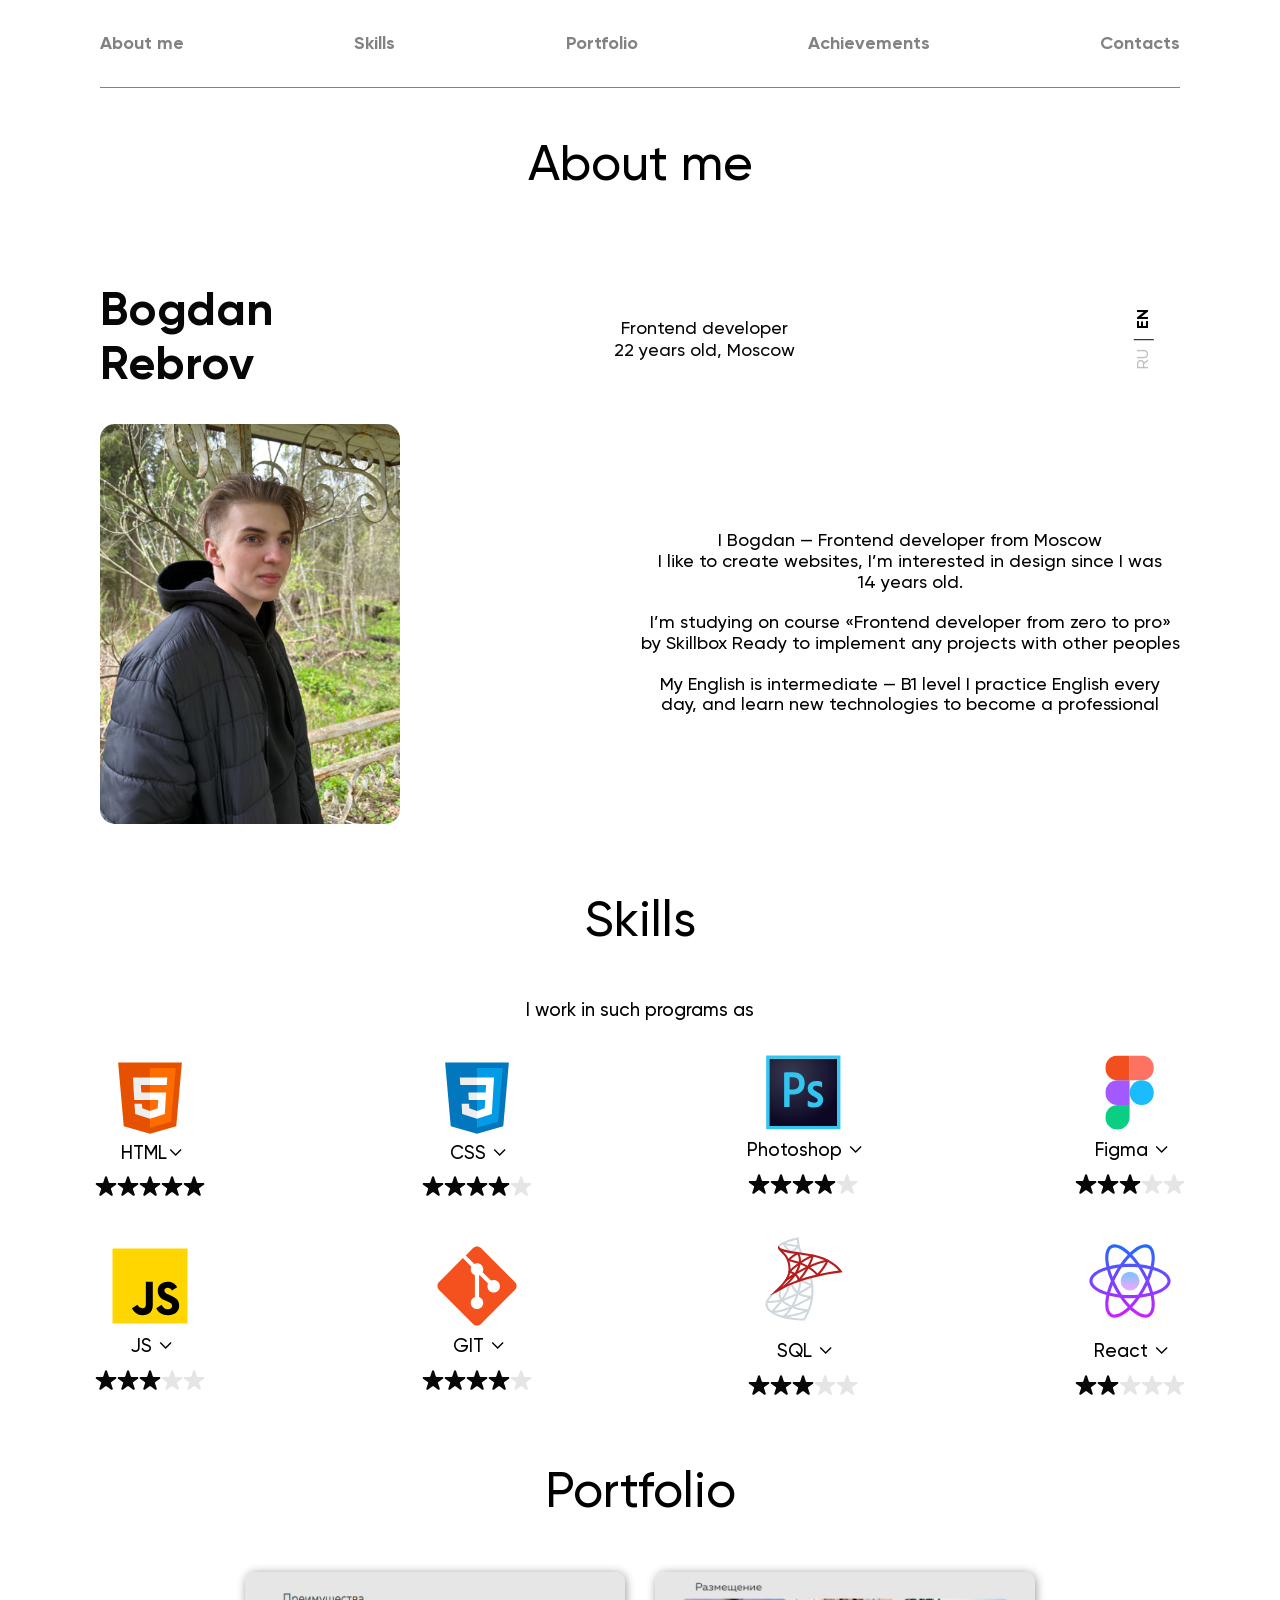
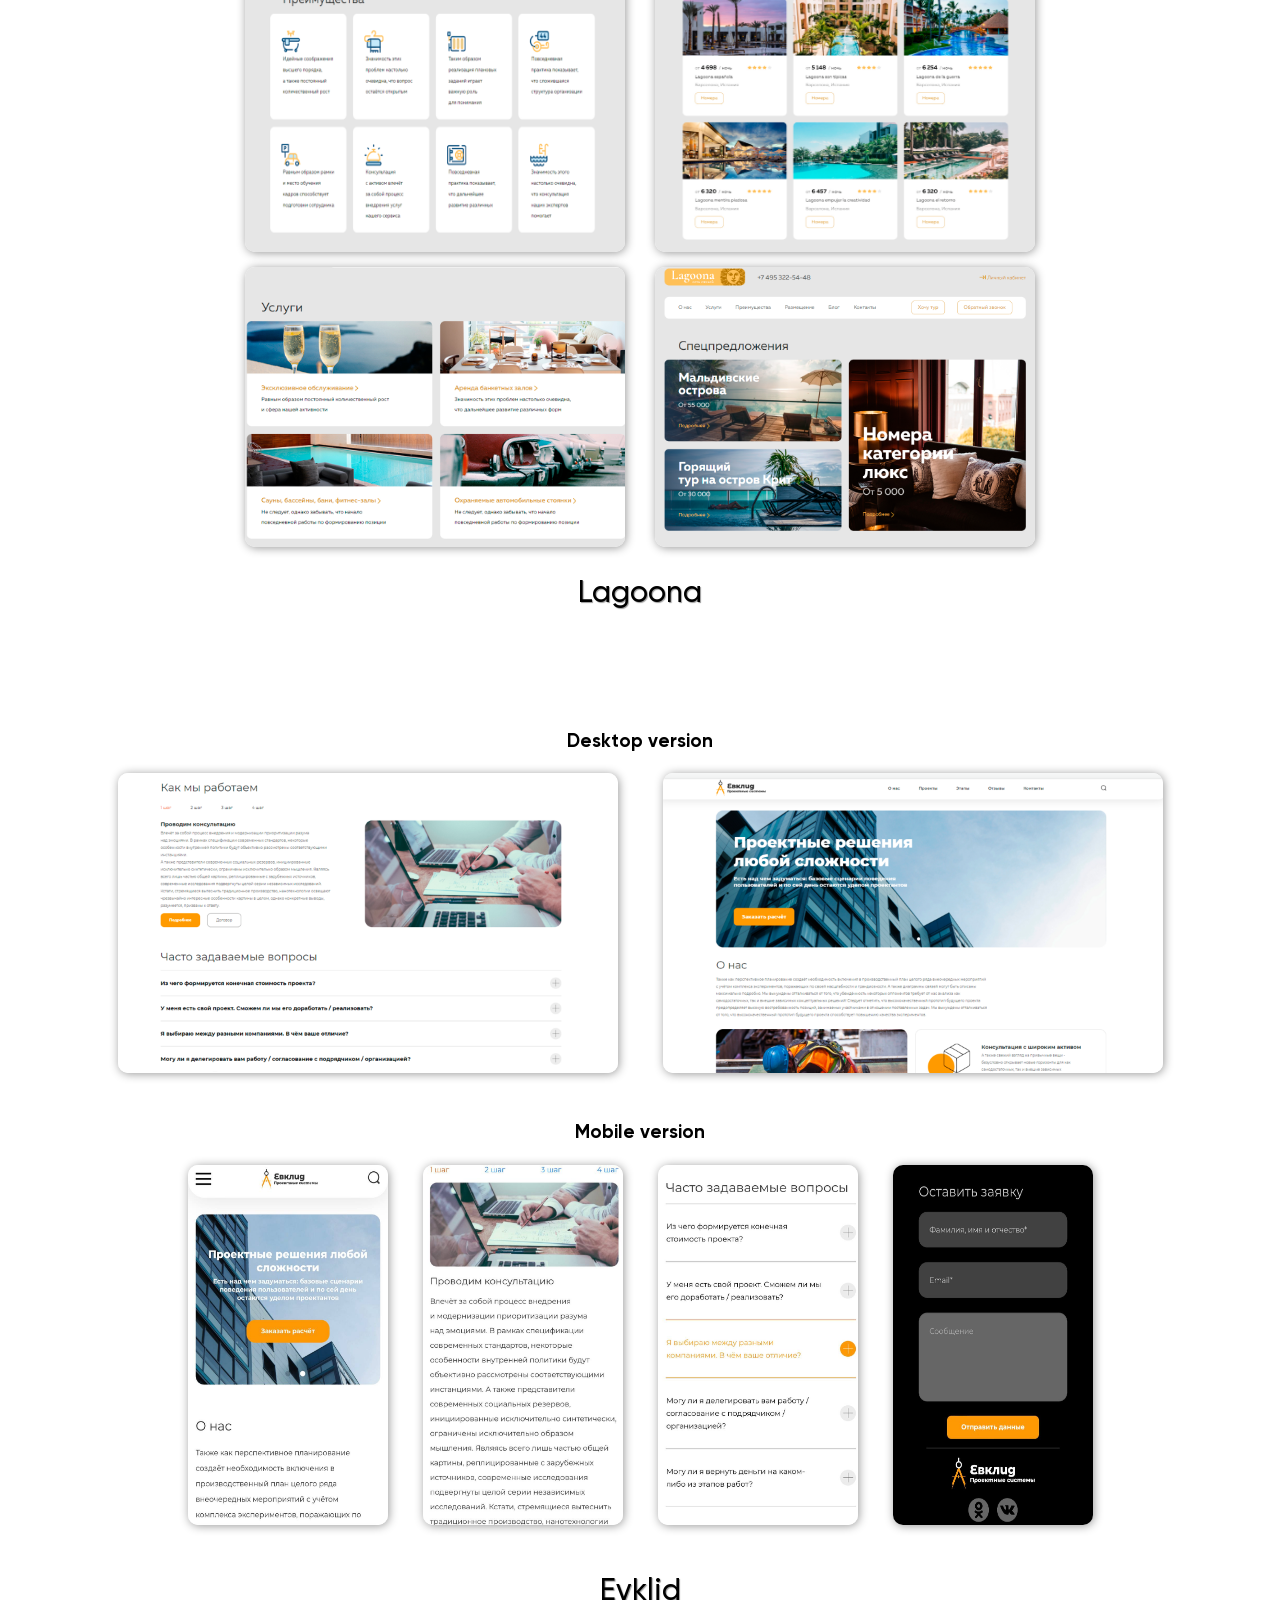
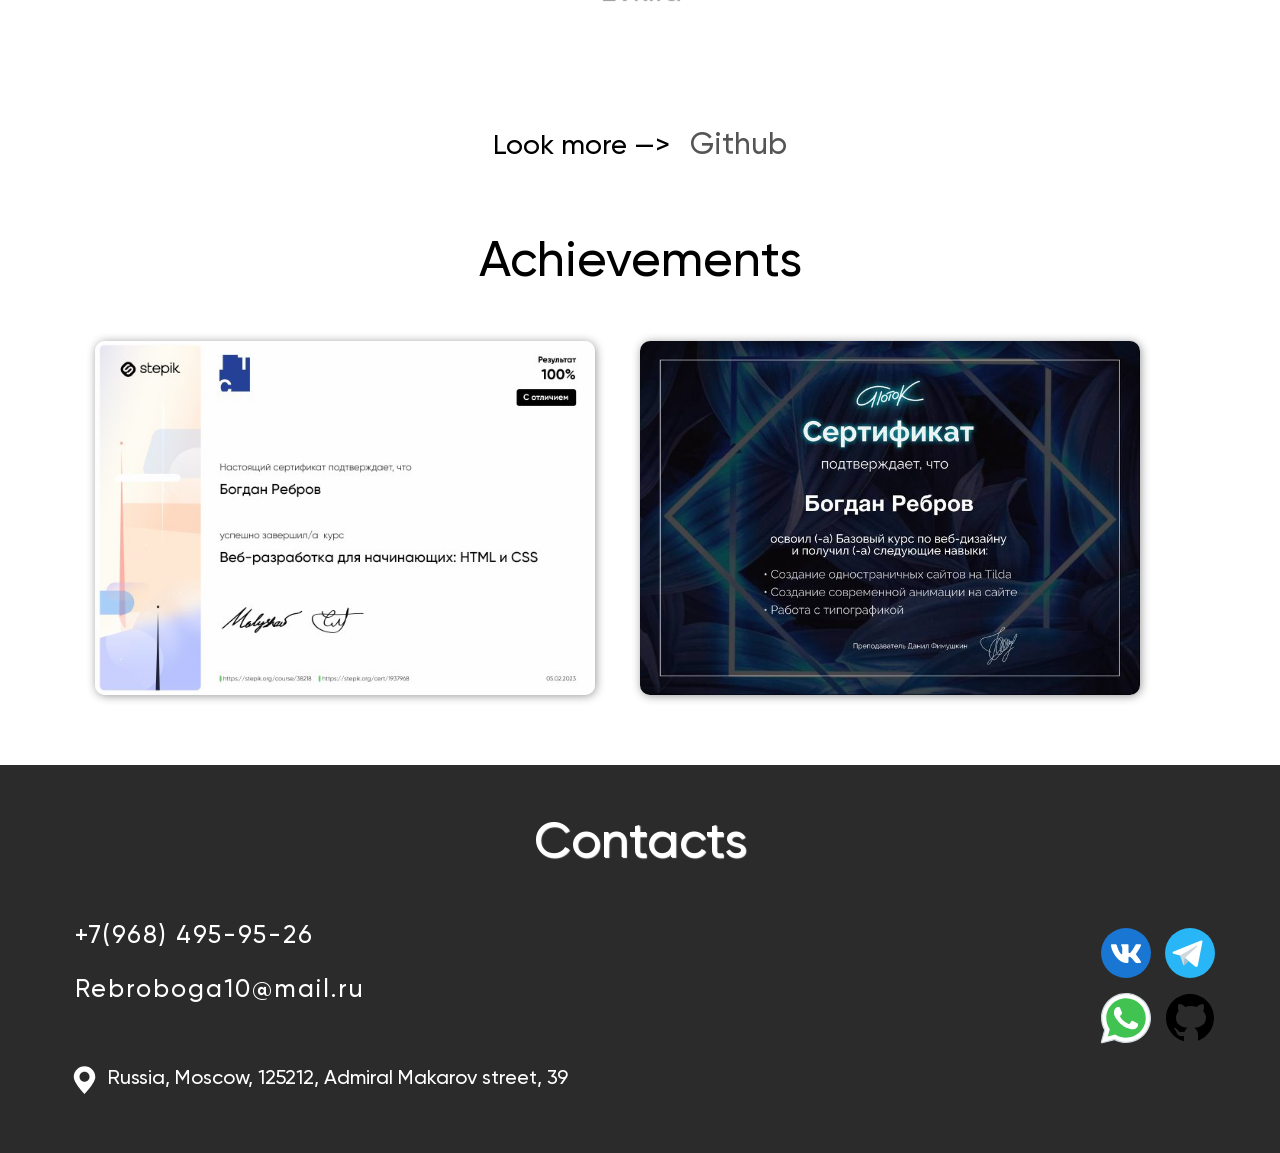
<file: index.html>
<!DOCTYPE html>
<html lang="en">

<head>
  <meta charset="UTF-8">
  <meta http-equiv="X-UA-Compatible" content="IE=edge">
  <meta name="viewport" content="width=device-width, initial-scale=1.0">
  <title>Rebrov Bogdan</title>
  <link rel="stylesheet" href="css/normalize.css">
  <link rel="stylesheet" href="css/style.css">
  <link rel="stylesheet" href="css/media.css">
  <link rel="stylesheet" href="Accordion-master/dist/accordion.min.css">
</head>

<body>
  <header class="header">
    <div class="header__container">
      <h1 class="header__hidden">Bogdan Rebrov</h1>
      <button class="header__burger btn-reset">
        <span class="header__burger-line"></span>
        <span class="header__burger-line"></span>
        <span class="header__burger-line"></span>
      </button>
      <ul class="about-me__language-visible">
        <li class="about-me__ru">
          <button id="ru" class="about-me__translate-ru translate btn-reset">RU</button>
        </li>
        <li class="about-me__en">
          <button id="en" class="about-me__translate-en translate btn-reset active">EN</button>
        </li>
      </ul>
      <div class="header__top">
        <nav class="header__nav" id="menu">
          <ul class="header__list">
            <li class="header__item">
              <a class="header__link lang" href="#about-me" key="about">
                About me
              </a>
            </li>
            <li class="header__item">
              <a class="header__link lang" href="#skills" key="skills">
                Skills
              </a>
            </li>
            <li class="header__item">
              <a class="header__link lang" href="#portfolio" key="portfolio">
                Portfolio
              </a>
            </li>
            <li class="header__item">
              <a class="header__link lang" href="#achievements" key="Achievements">
                Achievements
              </a>
            </li>
            <li class="header__item">
              <a class="header__link lang" href="#contacts" key="Contacts">
                Contacts
              </a>
            </li>
          </ul>
        </nav>
      </div>
    </div>
  </header>

  <main class="main">
    <section class="about-me" id="about-me">
      <div class="container">
        <h2 class="about-me__caption caption lang" key="about">
          About me
        </h2>
        <div class="about-me__information">
          <span class="about-me__name lang" key="name">
            Bogdan Rebrov
          </span>
          <div class="about-me__info">
            <span class="about-me__work lang" key="profession">
              Frontend developer
            </span>
            <span class="about-me__work lang" key="old">
              22 years old, Moscow
            </span>
          </div>
          <ul class="about-me__language">
            <li class="about-me__ru">
              <button id="ru" class="about-me__translate-ru translate btn-reset">RU</button>
            </li>
            <li class="about-me__en">
              <button id="en" class="about-me__translate-en translate btn-reset active">EN</button>
            </li>
          </ul>
        </div>
        <div class="about-me__wrap">
          <img class="about-me__image" src="img/My-photo.jpg" alt="Rebrov Bogdan">
          <div class="about-me__float">
            <p class="about-me__text lang" key="about-text-1">
              I&nbsp;Bogdan&nbsp;&mdash; Frontend developer from Moscow <br>
              I&nbsp;like to&nbsp;create websites, I&rsquo;m interested in&nbsp;design since&nbsp;I was 14&nbsp;years old.
            </p>
            <p class="about-me__text lang" key="about-text-2">
              I&rsquo;m studying on&nbsp;course &laquo;Frontend developer from zero to&nbsp;pro&raquo; by&nbsp;Skillbox Ready to&nbsp;implement any projects with other peoples
            </p>
            <p class="about-me__text lang" key="about-text-3">
              My&nbsp;English is&nbsp;intermediate&nbsp;&mdash; B1&nbsp;level
              I&nbsp;practice English every day, and learn new technologies to&nbsp;become a&nbsp;professional
            </p>
          </div>
        </div>
      </div>
    </section>

    <section class="skills" id="skills">
      <div class="container">
        <h2 class="skills__caption caption lang" key="skills">
          Skills
        </h2>
        <h3 class="skills__info lang" key="skills-info">
          I&nbsp;work in&nbsp;such programs&nbsp;as
        </h3>
        <div class="skills__group">
          <div class="accordion__container">
            <ul class="skills__list accordion__list">
              <li class="skills__item accordion">
                <svg xmlns="http://www.w3.org/2000/svg" viewBox="0 0 48 48" width="90px" height="90px">
                  <path fill="#E65100" d="M41,5H7l3,34l14,4l14-4L41,5L41,5z" />
                  <path fill="#FF6D00" d="M24 8L24 39.9 35.2 36.7 37.7 8z" />
                  <path fill="#FFF"
                    d="M24,25v-4h8.6l-0.7,11.5L24,35.1v-4.2l4.1-1.4l0.3-4.5H24z M32.9,17l0.3-4H24v4H32.9z" />
                  <path fill="#EEE"
                    d="M24,30.9v4.2l-7.9-2.6L15.7,27h4l0.2,2.5L24,30.9z M19.1,17H24v-4h-9.1l0.7,12H24v-4h-4.6L19.1,17z" />
                </svg>
                <div class="skills__star-group">
                  <h3 class="skills__name">
                    <button class="accordion__control btn-reset color">HTML<svg class="svg__arrow" width="7" height="13"
                        viewBox="0 0 10 18" fill="none" xmlns="http://www.w3.org/2000/svg">
                        <path class="svg__arrow-stroke" d="M0.778175 1.00002L8.55635 8.7782L0.778175 16.5564"
                          stroke="#000" stroke-width="2" />
                      </svg></button>
                  </h3>
                  <div class="accordion__content">
                    <ul class="skills__accord">
                      <li class="accordion__text lang" key="tags">
                        Tags
                      </li>
                      <li class="accordion__text lang" key="semantic">
                        Semantic tags
                      </li>
                      <li class="accordion__text lang" key="tables">
                        Tables
                      </li>
                      <li class="accordion__text lang" key="forms">
                        Forms
                      </li>
                      <li class="accordion__text lang" key="hosting">
                        Hosting
                      </li>
                    </ul>
                  </div>
                  <p class="skills__stars">
                    <img src="img/black-star.svg" alt="rating-star 5/5">
                    <img src="img/black-star.svg" alt="">
                    <img src="img/black-star.svg" alt="">
                    <img src="img/black-star.svg" alt="">
                    <img src="img/black-star.svg" alt="">
                  </p>
                </div>
              </li>

              <li class="skills__item accordion">
                <svg xmlns="http://www.w3.org/2000/svg" viewBox="0 0 48 48" width="90px" height="90px">
                  <path fill="#0277BD" d="M41,5H7l3,34l14,4l14-4L41,5L41,5z" />
                  <path fill="#039BE5" d="M24 8L24 39.9 35.2 36.7 37.7 8z" />
                  <path fill="#FFF"
                    d="M33.1 13L24 13 24 17 28.9 17 28.6 21 24 21 24 25 28.4 25 28.1 29.5 24 30.9 24 35.1 31.9 32.5 32.6 21 32.6 21z" />
                  <path fill="#EEE"
                    d="M24,13v4h-8.9l-0.3-4H24z M19.4,21l0.2,4H24v-4H19.4z M19.8,27h-4l0.3,5.5l7.9,2.6v-4.2l-4.1-1.4L19.8,27z" />
                </svg>
                <div class="skills__star-group">
                  <h3 class="skills__name">
                    <button class="accordion__control btn-reset color">CSS <svg class="svg__arrow" width="7" height="13"
                        viewBox="0 0 10 18" fill="none" xmlns="http://www.w3.org/2000/svg">
                        <path class="svg__arrow-stroke" d="M0.778175 1.00002L8.55635 8.7782L0.778175 16.5564"
                          stroke="#000" stroke-width="2" />
                      </svg></button>
                  </h3>
                  <div class="accordion__content">
                    <ul class="skills__accord">
                      <li class="accordion__text lang" key="Adaptability">
                        Adaptability
                      </li>
                      <li class="accordion__text lang" key="Cross-browser">
                        Cross-browser
                      </li>
                      <li class="accordion__text lang" key="Flexbox">
                        Flexbox
                      </li>
                      <li class="accordion__text lang" key="Availability">
                        Availability
                      </li>
                      <li class="accordion__text width--correct lang" key="Pseudo elements">
                        Pseudo elements
                      </li>
                      <li class="accordion__text width--correct lang" key="Pseudo-classes">
                        Pseudo-classes
                      </li>
                    </ul>
                  </div>
                  <p class="skills__stars">
                    <img src="img/black-star.svg" alt="rating-star 4/5">
                    <img src="img/black-star.svg" alt="">
                    <img src="img/black-star.svg" alt="">
                    <img src="img/black-star.svg" alt="">
                    <img src="img/grey-star.svg" alt="">
                  </p>
                </div>
              </li>

              <li class="skills__item accordion">
                <svg width="75" height="75" viewBox="0 0 90 90" fill="none" xmlns="http://www.w3.org/2000/svg">
                  <path d="M3.93408 4.42578H85.5995V85.2804H3.93408V4.42578Z" fill="url(#paint0_radial_167_561)" />
                  <path
                    d="M3.93406 4.42575H85.5994V85.2803H3.93406V4.42575ZM0.221191 89.0596H89.2944V0.646484H0.221191V89.0596ZM60.2876 36.9311C57.3602 36.9311 56.3605 38.4392 56.3605 39.6929C56.3605 41.0556 57.021 42.0004 60.9659 44.0717C66.7852 46.9425 68.6059 49.7043 68.6059 53.7379C68.6059 59.7884 64.0719 63.0408 57.9492 63.0408C54.7183 63.0408 51.9337 62.3685 50.345 61.4237C50.0772 61.3146 50.0415 61.1148 50.0415 60.8241V55.246C50.0415 54.8645 50.22 54.7554 50.4878 54.9371C52.8262 56.4815 55.5037 57.172 57.9492 57.172C60.8767 57.172 62.1084 55.9183 62.1084 54.2285C62.1084 52.8658 61.2515 51.6666 57.503 49.6861C52.2371 47.1242 50.0415 44.526 50.0415 40.1653C50.0415 35.2958 53.7901 31.244 60.2876 31.244C63.4828 31.244 65.7141 31.7346 66.928 32.2979C67.2314 32.4796 67.3028 32.7884 67.3028 33.061V38.2393C67.3028 38.5482 67.1243 38.7299 66.7495 38.6209C65.1072 37.567 62.6974 36.9311 60.2876 36.9311ZM28.3712 41.419C29.228 41.4917 29.8885 41.4917 31.3701 41.4917C35.7077 41.4917 39.7954 39.9472 39.7954 33.9331C39.7954 29.1364 36.868 26.7198 31.9234 26.7198C30.4418 26.7198 29.0317 26.7925 28.3533 26.8288L28.3712 41.419ZM21.7487 21.3598C21.7487 21.0872 22.2664 20.9055 22.5698 20.9055C24.9439 20.7965 28.4783 20.7239 32.1376 20.7239C42.4194 20.7239 46.4358 26.4654 46.4358 33.7878C46.4358 43.3813 39.5991 47.5058 31.2094 47.5058C29.7992 47.5058 29.3173 47.4331 28.3176 47.4331V61.9324C28.3176 62.2413 28.2105 62.3867 27.8714 62.3867H22.195C21.8915 62.3867 21.7487 62.2776 21.7487 61.9324V21.3598Z"
                    fill="#31C5F0" />
                  <defs>
                    <radialGradient id="paint0_radial_167_561" cx="0" cy="0" r="1" gradientUnits="userSpaceOnUse"
                      gradientTransform="translate(30.8385 22.5656) scale(62.0565 61.1565)">
                      <stop stop-color="#34364E" stop-opacity="0.98" />
                      <stop offset="1" stop-color="#0C0824" />
                    </radialGradient>
                  </defs>
                </svg>
                <div class="skills__star-group">
                  <h3 class="skills__name name" translate="no">
                    <button class="accordion__control btn-reset">Photoshop <svg class="svg__arrow" width="7" height="13"
                        viewBox="0 0 10 18" fill="none" xmlns="http://www.w3.org/2000/svg">
                        <path class="svg__arrow-stroke" d="M0.778175 1.00002L8.55635 8.7782L0.778175 16.5564"
                          stroke="#000" stroke-width="2" />
                      </svg></button>
                  </h3>
                  <div class="accordion__content">
                    <ul class="skills__accord">
                      <li class="accordion__text lang" key="Сrop a photos">
                        Сrop a&nbsp;photos
                      </li>
                      <li class="accordion__text width--correct lang" key="Posters">
                        Create promotional banners or&nbsp;posters
                      </li>
                      <li class="accordion__text lang" key="Сreate icons">
                        Сreate icons
                      </li>
                    </ul>
                  </div>
                  <p class="skills__stars">
                    <img src="img/black-star.svg" alt="rating-star 4/5">
                    <img src="img/black-star.svg" alt="">
                    <img src="img/black-star.svg" alt="">
                    <img src="img/black-star.svg" alt="">
                    <img src="img/grey-star.svg" alt="">
                  </p>
                </div>
              </li>

              <li class="skills__item accordion">
                <svg width="59" height="75" viewBox="0 0 59 90" fill="none" xmlns="http://www.w3.org/2000/svg">
                  <g clip-path="url(#clip0_167_597)">
                    <path
                      d="M15.0513 89.6612C23.0898 89.6612 29.61 83.0214 29.61 74.8355V60.0098H15.0513C7.0128 60.0098 0.492676 66.6495 0.492676 74.8355C0.492676 83.0214 7.0128 89.6612 15.0513 89.6612Z"
                      fill="#0ACF83" />
                    <path
                      d="M0.492676 45.1655C0.492676 36.9796 7.0128 30.3398 15.0513 30.3398H29.61V60.0094H15.0513C7.0128 59.9912 0.492676 53.3515 0.492676 45.1655Z"
                      fill="#A259FF" />
                    <path
                      d="M0.492676 15.4956C0.492676 7.30965 7.0128 0.669922 15.0513 0.669922H29.61V30.3395H15.0513C7.0128 30.3395 0.492676 23.6816 0.492676 15.4956Z"
                      fill="#F24E1E" />
                    <path
                      d="M29.6279 0.669922H44.1866C52.2251 0.669922 58.7452 7.30965 58.7452 15.4956C58.7452 23.6816 52.2251 30.3213 44.1866 30.3213H29.6279V0.669922Z"
                      fill="#FF7262" />
                    <path
                      d="M58.7452 45.1655C58.7452 53.3515 52.2251 59.9913 44.1866 59.9913C36.1481 59.9913 29.6279 53.3515 29.6279 45.1655C29.6279 36.9796 36.1481 30.3398 44.1866 30.3398C52.2251 30.3398 58.7452 36.9796 58.7452 45.1655Z"
                      fill="#1ABCFE" />
                  </g>
                  <defs>
                    <clipPath id="clip0_167_597">
                      <rect width="58.2524" height="88.9906" fill="white" transform="translate(0.492676 0.669922)" />
                    </clipPath>
                  </defs>
                </svg>
                <div class="skills__star-group">
                  <h3 class="skills__name name" translate="no">
                    <button class="accordion__control btn-reset">Figma <svg class="svg__arrow" width="7" height="13"
                        viewBox="0 0 10 18" fill="none" xmlns="http://www.w3.org/2000/svg">
                        <path class="svg__arrow-stroke" d="M0.778175 1.00002L8.55635 8.7782L0.778175 16.5564"
                          stroke="#000" stroke-width="2" />
                      </svg></button>
                  </h3>
                  <div class="accordion__content">
                    <ul class="skills__accord">
                      <li class="accordion__text lang" key="Movement">
                        Movement
                      </li>
                      <li class="accordion__text width--correct lang" key="Layouts from Figma">
                        Layouts from Figma
                      </li>
                      <li class="accordion__text lang" key="Inner settings">
                        Inner settings
                      </li>
                    </ul>
                  </div>
                  <p class="skills__stars">
                    <img src="img/black-star.svg" alt="rating-star 3/5">
                    <img src="img/black-star.svg" alt="">
                    <img src="img/black-star.svg" alt="">
                    <img src="img/grey-star.svg" alt="">
                    <img src="img/grey-star.svg" alt="">
                  </p>
                </div>
              </li>

              <li class="skills__item new-string accordion">
                <svg xmlns="http://www.w3.org/2000/svg" viewBox="0 0 48 48" width="100px" height="100px">
                  <path fill="#ffd600" d="M6,42V6h36v36H6z" />
                  <path fill="#000001"
                    d="M29.538 32.947c.692 1.124 1.444 2.201 3.037 2.201 1.338 0 2.04-.665 2.04-1.585 0-1.101-.726-1.492-2.198-2.133l-.807-.344c-2.329-.988-3.878-2.226-3.878-4.841 0-2.41 1.845-4.244 4.728-4.244 2.053 0 3.528.711 4.592 2.573l-2.514 1.607c-.553-.988-1.151-1.377-2.078-1.377-.946 0-1.545.597-1.545 1.377 0 .964.6 1.354 1.985 1.951l.807.344C36.452 29.645 38 30.839 38 33.523 38 36.415 35.716 38 32.65 38c-2.999 0-4.702-1.505-5.65-3.368L29.538 32.947zM17.952 33.029c.506.906 1.275 1.603 2.381 1.603 1.058 0 1.667-.418 1.667-2.043V22h3.333v11.101c0 3.367-1.953 4.899-4.805 4.899-2.577 0-4.437-1.746-5.195-3.368L17.952 33.029z" />
                </svg>
                <div class="skills__star-group">
                  <h3 class="skills__name">
                    <button class="accordion__control btn-reset">JS <svg class="svg__arrow" width="7" height="13"
                        viewBox="0 0 10 18" fill="none" xmlns="http://www.w3.org/2000/svg">
                        <path class="svg__arrow-stroke" d="M0.778175 1.00002L8.55635 8.7782L0.778175 16.5564"
                          stroke="#000" stroke-width="2" />
                      </svg></button>
                  </h3>
                  <div class="accordion__content">
                    <ul class="skills__accord">
                      <li class="accordion__text lang" key="Arrays">
                        Arrays
                      </li>
                      <li class="accordion__text lang" key="JSON">
                        JSON
                      </li>
                      <li class="accordion__text lang" key="Functions">
                        Functions
                      </li>
                      <li class="accordion__text lang" key="Cycles">
                        Cycles
                      </li>
                      <li class="accordion__text lang" key="DOM">
                        DOM
                      </li>
                      <li class="accordion__text">
                        ES6
                      </li>
                    </ul>
                  </div>
                  <p class="skills__stars">
                    <img src="img/black-star.svg" alt="rating-star 3/5">
                    <img src="img/black-star.svg" alt="">
                    <img src="img/black-star.svg" alt="">
                    <img src="img/grey-star.svg" alt="">
                    <img src="img/grey-star.svg" alt="">
                  </p>
                </div>
              </li>

              <li class="skills__item accordion">
                <svg xmlns="http://www.w3.org/2000/svg" viewBox="0 0 48 48" width="100px" height="100px">
                  <path fill="#F4511E"
                    d="M42.2,22.1L25.9,5.8C25.4,5.3,24.7,5,24,5c0,0,0,0,0,0c-0.7,0-1.4,0.3-1.9,0.8l-3.5,3.5l4.1,4.1c0.4-0.2,0.8-0.3,1.3-0.3c1.7,0,3,1.3,3,3c0,0.5-0.1,0.9-0.3,1.3l4,4c0.4-0.2,0.8-0.3,1.3-0.3c1.7,0,3,1.3,3,3s-1.3,3-3,3c-1.7,0-3-1.3-3-3c0-0.5,0.1-0.9,0.3-1.3l-4-4c-0.1,0-0.2,0.1-0.3,0.1v10.4c1.2,0.4,2,1.5,2,2.8c0,1.7-1.3,3-3,3s-3-1.3-3-3c0-1.3,0.8-2.4,2-2.8V18.8c-1.2-0.4-2-1.5-2-2.8c0-0.5,0.1-0.9,0.3-1.3l-4.1-4.1L5.8,22.1C5.3,22.6,5,23.3,5,24c0,0.7,0.3,1.4,0.8,1.9l16.3,16.3c0,0,0,0,0,0c0.5,0.5,1.2,0.8,1.9,0.8s1.4-0.3,1.9-0.8l16.3-16.3c0.5-0.5,0.8-1.2,0.8-1.9C43,23.3,42.7,22.6,42.2,22.1z" />
                </svg>
                <div class="skills__star-group">
                  <h3 class="skills__name" translate="no">
                    <button class="accordion__control btn-reset">GIT <svg class="svg__arrow" width="7" height="13"
                        viewBox="0 0 10 18" fill="none" xmlns="http://www.w3.org/2000/svg">
                        <path class="svg__arrow-stroke" d="M0.778175 1.00002L8.55635 8.7782L0.778175 16.5564"
                          stroke="#000" stroke-width="2" />
                      </svg></button>
                  </h3>
                  <div class="accordion__content">
                    <ul class="skills__accord">
                      <li class="accordion__text lang" key="Commit">
                        Commit
                      </li>
                      <li class="accordion__text lang" key="Delete">
                        Delete
                      </li>
                      <li class="accordion__text lang" key="Merge">
                        Merge
                      </li>
                      <li class="accordion__text lang" key="Tracking">
                        Tracking
                      </li>
                      <li class="accordion__text lang" key="Inner functions">
                        Inner functions
                      </li>
                    </ul>
                  </div>
                  <p class="skills__stars">
                    <img src="img/black-star.svg" alt="rating-star 4/5">
                    <img src="img/black-star.svg" alt="">
                    <img src="img/black-star.svg" alt="">
                    <img src="img/black-star.svg" alt="">
                    <img src="img/grey-star.svg" alt="">
                  </p>
                </div>
              </li>

              <li class="skills__item accordion">
                <svg xmlns="http://www.w3.org/2000/svg" viewBox="0 0 48 48" width="100px" height="100px">
                  <path fill="#cfd8dc"
                    d="M23.084,11.277c-1.633-2.449-1.986-5.722-2.063-7.067c-4.148,0.897-8.269,2.506-8.031,3.691 c0.03,0.149,0.218,0.328,0.53,0.502l-0.488,0.873c-0.596-0.334-0.931-0.719-1.022-1.179c-0.269-1.341,1.25-2.554,4.642-3.709 c2.316-0.789,4.652-1.26,4.751-1.279l0.597-0.12L22,3.6c0,0.042,0.026,4.288,1.916,7.123L23.084,11.277z" />
                  <path fill="#cfd8dc"
                    d="M24.751,43H24.5c-8.192,0-17.309-2.573-18.386-6.879c-0.657-2.63,1.492-5.536,6.214-8.401 l0.52,0.854c-4.249,2.579-6.296,5.172-5.763,7.305c0.935,3.738,9.575,6.068,17.153,6.12c0.901-1.347,5.742-9.26,2.979-19.873 l0.967-0.252c3.149,12.092-3.218,20.837-3.282,20.924L24.751,43z" />
                  <path fill="#cfd8dc"
                    d="M9.931,39.306c-0.539,0-0.806-0.059-0.85-0.07c-0.176-0.043-0.314-0.178-0.362-0.352 c-0.049-0.174,0.001-0.361,0.129-0.488c0.072-0.072,7.197-7.208,8.159-12.978l0.986,0.164c-0.827,4.964-5.715,10.623-7.656,12.707 c1.939-0.111,6.835-1.019,16.234-6.28c-7.335-0.804-8.495-6.676-8.507-6.739l0.983-0.181c0.047,0.246,1.226,6.011,9.244,6.011 c0.003,0,0.005,0,0.008,0l0,0c0.227,0,0.424,0.152,0.482,0.37c0.06,0.218-0.036,0.449-0.231,0.563 C17.315,38.542,11.867,39.305,9.931,39.306z" />
                  <path fill="#cfd8dc"
                    d="M14.524,41.7c-0.207,0-0.395-0.128-0.468-0.325c-0.079-0.211-0.007-0.45,0.177-0.582 c0.034-0.025,1.813-1.338,3.706-4.228c-0.728-0.322-1.465-0.698-2.196-1.137c-0.888-0.533-1.559-1.105-2.06-1.691 c-2.57,0.678-4.942,0.946-7.025,0.769l0.084-0.996c1.876,0.159,4.009-0.063,6.321-0.64c-1.573-2.688-0.129-5.356-0.109-5.392 l0.874,0.487c-0.067,0.122-1.265,2.37,0.249,4.633c2.201-0.632,4.549-1.567,6.979-2.782c0.559-1.835,0.996-3.922,1.225-6.276 c0.016-0.161,0.108-0.304,0.248-0.385s0.311-0.088,0.458-0.021c0.032,0.015,3.264,1.491,5.604,2.454 c0.17,0.07,0.288,0.228,0.307,0.411c0.02,0.183-0.063,0.361-0.216,0.465c-2.289,1.56-4.563,2.913-6.778,4.042 c-0.702,2.225-1.571,4.077-2.459,5.591c3.702,1.383,6.915,1.404,6.956,1.404c0.228,0,0.427,0.154,0.484,0.375 c0.057,0.221-0.042,0.452-0.241,0.563c-4.54,2.522-11.767,3.232-12.072,3.261C14.556,41.699,14.54,41.7,14.524,41.7z M18.909,36.967c-1.04,1.614-2.062,2.773-2.826,3.53c1.998-0.294,5.501-0.938,8.408-2.139 C23.099,38.187,21.084,37.807,18.909,36.967z M14.767,33.431c0.393,0.392,0.883,0.775,1.49,1.14 c0.736,0.442,1.483,0.817,2.22,1.135c0.754-1.264,1.501-2.781,2.142-4.568C18.598,32.1,16.636,32.868,14.767,33.431z M23.202,24.329c-0.205,1.768-0.521,3.381-0.913,4.85c1.66-0.885,3.354-1.896,5.062-3.026 C25.802,25.497,24.099,24.734,23.202,24.329z" />
                  <path fill="#cfd8dc"
                    d="M17.924,10.6c-0.117,0-0.233-0.042-0.325-0.12c-1.61-1.378-3.505-4.182-3.585-4.301 c-0.129-0.191-0.109-0.446,0.046-0.616c0.154-0.171,0.408-0.211,0.608-0.102c0.011,0.003,0.938,0.385,7.217,1.431 c0.181,0.03,0.33,0.156,0.39,0.328c0.061,0.172,0.022,0.364-0.1,0.5c-1.758,1.953-3.979,2.813-4.073,2.848 C18.044,10.589,17.983,10.6,17.924,10.6z M15.647,6.746c0.631,0.849,1.54,1.996,2.372,2.769c0.511-0.233,1.657-0.818,2.744-1.798 C18.18,7.276,16.604,6.962,15.647,6.746z" />
                  <path fill="#b71c1c"
                    d="M21.843,24.4c-0.068,0-0.137-0.014-0.201-0.042c-0.199-0.088-0.319-0.294-0.296-0.51 c0.292-2.749-3.926-3.852-3.969-3.862c-0.174-0.044-0.312-0.179-0.359-0.352s0.002-0.359,0.129-0.486 c0.207-0.207,5.139-5.098,11.327-7.784c0.173-0.075,0.369-0.047,0.515,0.07c0.145,0.118,0.212,0.307,0.174,0.489 c-1.186,5.744-6.71,12.044-6.944,12.309C22.12,24.341,21.982,24.4,21.843,24.4z M18.455,19.285 c1.184,0.445,3.258,1.475,3.783,3.356c1.449-1.808,4.542-5.973,5.697-9.934C23.548,14.817,19.854,17.999,18.455,19.285z" />
                  <path fill="#b71c1c"
                    d="M13.079,28.36l-0.475-0.88c1.883-1.015,4.04-2.883,5.807-5.054c-1.504,1.03-2.365,1.735-2.392,1.758 l-0.639-0.77c0.039-0.032,1.764-1.447,4.631-3.22c0.787-1.266,1.392-2.568,1.703-3.816c0.053-0.212,0.099-0.417,0.136-0.615 c-1.925-0.687-3.701-1.094-4.921-1.269c-0.185-0.026-0.339-0.153-0.401-0.328c-0.062-0.175-0.021-0.371,0.104-0.507 c0.085-0.092,2.116-2.268,4.654-3.463c0.197-0.093,0.433-0.047,0.581,0.114c0.067,0.073,1.44,1.615,1.091,4.805 c1.155,0.45,2.345,0.997,3.491,1.648c2.759-1.24,5.892-2.356,9.229-3.03c0.172-0.034,0.363,0.028,0.481,0.168 c0.117,0.14,0.149,0.333,0.083,0.503c-1.3,3.332-4.786,6.891-4.934,7.041c-0.101,0.102-0.239,0.153-0.383,0.148 c-0.143-0.008-0.275-0.076-0.365-0.188c-1.12-1.408-2.584-2.574-4.163-3.523c-2.175,1.004-4.101,2.078-5.684,3.049 C18.693,24.084,15.644,26.979,13.079,28.36z M27.492,17.396c1.29,0.832,2.491,1.81,3.484,2.948 c0.828-0.898,2.815-3.168,3.942-5.422C32.268,15.532,29.76,16.415,27.492,17.396z M22.799,16.122 c-0.033,0.163-0.071,0.33-0.113,0.5c-0.21,0.839-0.544,1.701-0.972,2.561c1.096-0.626,2.309-1.272,3.618-1.898 C24.494,16.841,23.639,16.455,22.799,16.122z M18.048,13.672c1.111,0.218,2.48,0.574,3.941,1.086 c0.152-1.843-0.346-2.972-0.647-3.472C19.966,12.004,18.761,13.014,18.048,13.672z" />
                  <path fill="#b71c1c"
                    d="M18.05,18.5c0,4.38-3.65,7.86-6.28,10.4c-0.44,0.43-1.93,0.5-1.93,0.5 c0.37-0.38,0.79-0.78,1.24-1.21c2.5-2.42,5.97-5.73,5.97-9.69c0-4.69-1.89-6.54-3.38-8.02c-0.66-0.67-1.22-1.31-1.56-2.09 l0.31-0.13c0.34,0.15,0.73,0.32,1.03,0.45c0.24,0.35,0.56,0.69,0.93,1.06C15.91,11.3,18.05,13.4,18.05,18.5z" />
                  <path fill="#b71c1c"
                    d="M42.935,19.794c0,0-0.605,0.086-0.775,0.106c-8.76,0.97-17.8,3.49-22.97,5.56 c-1.87,0.75-3.81,1.66-5.58,2.68c-0.01,0.01-0.02,0.01-0.04,0.02C12.53,28.76,10,30,7.95,31.09c3-3.19,8.62-5.65,10.86-6.55 c5.07-2.03,13.78-4.48,22.35-5.53c-1.01-1.18-3.48-3.68-8.34-5.54c-2.84-1.1-7.16-1.72-10.97-2.27c-6.06-0.87-9.51-1.45-9.84-3.1 c-0.07-0.33-0.02-0.66,0.13-0.98c0.33,0.54,0.8,0.92,1.11,1.14c0.15,0.1,0.26,0.16,0.3,0.18l0.01,0.01 c1.42,0.75,5.25,1.3,8.44,1.76c3.86,0.56,8.23,1.19,11.18,2.32c6.87,2.65,9.24,6.44,9.34,6.6 C42.61,19.28,42.935,19.794,42.935,19.794z" />
                </svg>
                <div class="skills__star-group">
                  <h3 class="skills__name name">
                    <button class="accordion__control btn-reset">SQL <svg class="svg__arrow" width="7" height="13"
                        viewBox="0 0 10 18" fill="none" xmlns="http://www.w3.org/2000/svg">
                        <path class="svg__arrow-stroke" d="M0.778175 1.00002L8.55635 8.7782L0.778175 16.5564"
                          stroke="#000" stroke-width="2" />
                      </svg></button>
                  </h3>
                  <div class="accordion__content">
                    <ul class="skills__accord">
                      <li class="accordion__text lang" key="Basics SQL">
                        Basics SQL
                      </li>
                      <li class="accordion__text width--correct lang" key="Table management">
                        Table management
                      </li>
                      <li class="accordion__text lang" key="Filters">
                        Filters
                      </li>
                      <li class="accordion__text width--correct lang" key="Aggregate functions">
                        Aggregate functions
                      </li>
                    </ul>
                  </div>
                  <p class="skills__stars">
                    <img src="img/black-star.svg" alt="rating-star 3/5">
                    <img src="img/black-star.svg" alt="">
                    <img src="img/black-star.svg" alt="">
                    <img src="img/grey-star.svg" alt="">
                    <img src="img/grey-star.svg" alt="">
                  </p>
                </div>
              </li>

              <li class="skills__item accordion">
                <svg xmlns="http://www.w3.org/2000/svg" viewBox="0 0 64 64" width="100px" height="100px">
                  <linearGradient id="9GkdZLxQa1XTDblOFwLcpa" x1="32" x2="32" y1="25.213" y2="36.722"
                    gradientUnits="userSpaceOnUse">
                    <stop offset="0" stop-color="#6dc7ff" />
                    <stop offset="1" stop-color="#e6abff" />
                  </linearGradient>
                  <circle cx="32" cy="32" r="6" fill="url(#9GkdZLxQa1XTDblOFwLcpa)" />
                  <linearGradient id="9GkdZLxQa1XTDblOFwLcpb" x1="32" x2="32" y1="7.426" y2="53.44"
                    gradientUnits="userSpaceOnUse">
                    <stop offset="0" stop-color="#1a6dff" />
                    <stop offset="1" stop-color="#c822ff" />
                  </linearGradient>
                  <path fill="url(#9GkdZLxQa1XTDblOFwLcpb)"
                    d="M58,32c0-3.758-4.243-7.017-10.853-8.992c0.221-1.031,0.407-2.045,0.524-3.015	c0.657-5.483-0.483-9.323-3.211-10.813c-2.729-1.489-6.574-0.372-10.831,3.146c-0.544,0.449-1.087,0.938-1.629,1.45	c-0.542-0.513-1.085-1.001-1.629-1.45C26.114,8.808,22.267,7.692,19.54,9.18c-2.728,1.489-3.868,5.329-3.211,10.813	c0.116,0.971,0.303,1.984,0.524,3.015C10.243,24.983,6,28.242,6,32s4.243,7.017,10.853,8.992c-0.221,1.031-0.407,2.045-0.524,3.015	c-0.657,5.483,0.483,9.323,3.211,10.813c0.789,0.431,1.67,0.643,2.628,0.643c2.357,0,5.177-1.287,8.203-3.788	c0.544-0.449,1.087-0.938,1.629-1.45c0.542,0.513,1.085,1.001,1.629,1.45c3.026,2.501,5.846,3.788,8.203,3.788	c0.958,0,1.84-0.213,2.628-0.643c2.728-1.489,3.868-5.329,3.211-10.813c-0.116-0.971-0.303-1.984-0.524-3.015	C53.757,39.017,58,35.758,58,32z M34.902,13.866c3.53-2.917,6.665-3.987,8.599-2.931c1.934,1.055,2.729,4.27,2.184,8.818	c-0.105,0.879-0.273,1.796-0.469,2.729c-2.117-0.519-4.43-0.915-6.892-1.166c-1.564-2.275-3.215-4.351-4.908-6.132	C33.91,14.718,34.406,14.276,34.902,13.866z M39.899,36.313c-0.853,1.562-1.76,3.055-2.702,4.474C35.546,40.925,33.811,41,32,41	s-3.546-0.075-5.198-0.213c-0.941-1.42-1.849-2.912-2.702-4.474c-0.784-1.435-1.499-2.878-2.142-4.313	c0.643-1.434,1.358-2.877,2.142-4.313c0.853-1.562,1.76-3.055,2.702-4.474C28.454,23.075,30.189,23,32,23s3.546,0.075,5.198,0.213	c0.941,1.42,1.849,2.912,2.702,4.474c0.784,1.435,1.499,2.878,2.142,4.313C41.399,33.434,40.683,34.877,39.899,36.313z M43.078,34.487c0.68,1.739,1.238,3.444,1.676,5.096c-1.544,0.376-3.21,0.694-5.009,0.929c0.657-1.05,1.3-2.124,1.909-3.241	C42.161,36.346,42.629,35.416,43.078,34.487z M32,47.403c-1.272-1.341-2.522-2.863-3.729-4.513C29.487,42.961,30.73,43,32,43	s2.513-0.039,3.729-0.11C34.522,44.54,33.272,46.062,32,47.403z M24.254,40.512c-1.799-0.235-3.465-0.553-5.009-0.929	c0.438-1.652,0.996-3.358,1.676-5.096c0.45,0.93,0.918,1.859,1.423,2.785C22.954,38.388,23.597,39.462,24.254,40.512z M20.922,29.513c-0.68-1.739-1.238-3.445-1.676-5.096c1.544-0.376,3.21-0.694,5.009-0.929c-0.657,1.05-1.3,2.124-1.909,3.241	C21.839,27.654,21.371,28.584,20.922,29.513z M32,16.597c1.272,1.341,2.522,2.863,3.729,4.513C34.513,21.039,33.27,21,32,21	s-2.513,0.039-3.729,0.11C29.478,19.46,30.728,17.938,32,16.597z M41.655,26.729c-0.609-1.116-1.252-2.19-1.909-3.241	c1.799,0.235,3.465,0.553,5.009,0.929c-0.438,1.652-0.996,3.358-1.676,5.096C42.629,28.584,42.161,27.654,41.655,26.729z M18.315,19.754c-0.546-4.549,0.25-7.764,2.184-8.818c0.488-0.267,1.053-0.397,1.681-0.397c1.86,0,4.278,1.147,6.918,3.328	c0.496,0.41,0.993,0.852,1.488,1.319c-1.693,1.781-3.345,3.856-4.908,6.132c-2.463,0.251-4.776,0.648-6.892,1.166	C18.588,21.55,18.421,20.633,18.315,19.754z M8,32c0-2.6,3.47-5.303,9.317-7.06c0.606,2.279,1.437,4.654,2.471,7.06	c-1.034,2.407-1.865,4.782-2.471,7.06C11.47,37.303,8,34.6,8,32z M29.098,50.134c-3.53,2.917-6.662,3.989-8.599,2.931	c-1.934-1.055-2.729-4.27-2.184-8.818c0.105-0.879,0.273-1.796,0.469-2.729c2.117,0.519,4.43,0.915,6.892,1.166	c1.564,2.275,3.215,4.351,4.908,6.132C30.09,49.282,29.594,49.724,29.098,50.134z M45.685,44.246	c0.546,4.549-0.25,7.764-2.184,8.818c-1.934,1.059-5.068-0.014-8.599-2.931c-0.496-0.41-0.993-0.852-1.488-1.319	c1.693-1.781,3.345-3.856,4.908-6.132c2.463-0.251,4.776-0.648,6.892-1.166C45.412,42.45,45.579,43.367,45.685,44.246z M46.683,39.06c-0.606-2.279-1.437-4.654-2.471-7.06c1.034-2.407,1.865-4.782,2.471-7.06C52.53,26.697,56,29.4,56,32	S52.53,37.303,46.683,39.06z" />
                </svg>
                <div class="skills__star-group">
                  <h3 class="skills__name name" translate="no">
                    <button class="accordion__control btn-reset">React <svg class="svg__arrow" width="7" height="13"
                        viewBox="0 0 10 18" fill="none" xmlns="http://www.w3.org/2000/svg">
                        <path class="svg__arrow-stroke" d="M0.778175 1.00002L8.55635 8.7782L0.778175 16.5564"
                          stroke="#000" stroke-width="2" />
                      </svg></button>
                  </h3>
                  <div class="accordion__content">
                    <ul class="skills__accord">
                      <li class="accordion__text width--correct lang" key="study">
                        While I&rsquo;m studying
                      </li>
                    </ul>
                  </div>
                  <p class="skills__stars">
                    <img src="img/black-star.svg" alt="rating-star 2/5">
                    <img src="img/black-star.svg" alt="">
                    <img src="img/grey-star.svg" alt="">
                    <img src="img/grey-star.svg" alt="">
                    <img src="img/grey-star.svg" alt="">
                  </p>
                </div>
              </li>
            </ul>
          </div>
        </div>
      </div>
    </section>

    <section class="portfolio" id="portfolio">
      <div class="container">
        <h2 class="portfolio__caption caption lang" key="portfolio">
          Portfolio
        </h2>
        <div class="portfolio__group">
          <div class="image__flex-up">
            <img class="portfolio__image" src="img/2.jpg" alt="screenshot">
            <img class="portfolio__image" src="img/1.jpg" alt="screenshot">
          </div>
          <div class="image__flex-down">
            <img class="portfolio__image" src="img/3.jpg" alt="screenshot">
            <img class="portfolio__image" src="img/4.png" alt="screenshot">
          </div>
        </div>
        <div class="portfolio__flex">
          <a class="image__link" href="other projects/1/index.html" target="_blank">
            Lagoona
          </a>
        </div>

        <h3 class="portfolio__rubric lang" key="Desktop version">
          Desktop version
        </h3>
        <div class="portfolio__desktop-screens">
          <img class="portfolio__desktop" src="img/evk.png" alt="screenshot">
          <img class="portfolio__desktop" src="img/evk4.png" alt="screenshot">
        </div>

        <h3 class="portfolio__rubric rubric-mobile lang" key="Mobile version">Mobile version</h3>
        <div class="portfolio__mobile-screens">
          <img class="portfolio__mobile" src="img/mobile-1.jpeg" alt="mobile-screen">
          <img class="portfolio__mobile" src="img/mobile-2.jpeg" alt="mobile-screen">
          <img class="portfolio__mobile" src="img/mobile-3.jpeg" alt="mobile-screen">
          <img class="portfolio__mobile" src="img/mobile-4.jpeg" alt="mobile-screen">
        </div>
        <div class="portfolio__flex">
          <a class="image__link" href="other projects/2/index.html" target="_blank">
            Evklid
          </a>
        </div>
        <div class="portfolio__wrap">
          <span class="portfolio__more lang" key="more">
            Look more &mdash;&gt;
          </span>
          <a class="portfolio__link" href="https://github.com/Rebroboga" target="_blank">Github</a>
        </div>
      </div>
    </section>

    <section class="achievements" id="achievements">
      <div class="container">
        <h2 class="achievements__caption caption lang" key="Achievements">
          Achievements
        </h2>
        <div class="achievements__image">
          <img class="achievements__certificate" src="img/stepik.jpeg" alt="stepik Certificate">
          <img class="achievements__certificate" src="img/tilda.jpeg" alt="tilda Certificate">
        </div>
      </div>
    </section>
  </main>

  <footer class="footer">
    <section class="contacts" id="contacts">
      <div class="footer__container">
        <h2 class="contacts__caption caption lang" key="Contacts">
          Contacts
        </h2>
        <div class="contacts__general">
          <div class="contacts__main">
            <a class="contacts__number" href="tel:+79684959526">
              +7(968) 495-95-26
            </a>
            <a class="contacts__mail" href="mailto:Rebroboga10@mail.ru">Rebroboga10@mail.ru</a>
            <div class="contacts__address">
              <?xml version="1.0" ?><svg class="contacts__location" id="Layer_1" fill="#FFF"  style="enable-background:new 0 0 91 91;" version="1.1" viewBox="0 0 91 91" width="48px" height="48px" xml:space="preserve" xmlns="http://www.w3.org/2000/svg" xmlns:xlink="http://www.w3.org/1999/xlink"><g><path d="M66.9,41.8c0-11.3-9.1-20.4-20.4-20.4c-11.3,0-20.4,9.1-20.4,20.4c0,11.3,20.4,32.4,20.4,32.4S66.9,53.1,66.9,41.8z    M37,41.4c0-5.2,4.3-9.5,9.5-9.5c5.2,0,9.5,4.2,9.5,9.5c0,5.2-4.2,9.5-9.5,9.5C41.3,50.9,37,46.6,37,41.4z"/></g></svg>
              <span class="address lang" key="address">
                Russia, Moscow, 125212, Admiral Makarov street, 39
              </span> 
            </div>
          </div>
          <div class="contacts__messager">
            <div class="contacts__top">
              <a href="https://vk.me/rebroboga10" target="_blank">
                <svg class="contacts__vk" xmlns="http://www.w3.org/2000/svg" viewBox="0 0 48 48" width="60px" height="60px">
                  <path class="vk" fill="#1976d2" d="M24 4A20 20 0 1 0 24 44A20 20 0 1 0 24 4Z" />
                  <path fill="#fff"
                    d="M35.937,18.041c0.046-0.151,0.068-0.291,0.062-0.416C35.984,17.263,35.735,17,35.149,17h-2.618 c-0.661,0-0.966,0.4-1.144,0.801c0,0-1.632,3.359-3.513,5.574c-0.61,0.641-0.92,0.625-1.25,0.625C26.447,24,26,23.786,26,23.199 v-5.185C26,17.32,25.827,17,25.268,17h-4.649C20.212,17,20,17.32,20,17.641c0,0.667,0.898,0.827,1,2.696v3.623 C21,24.84,20.847,25,20.517,25c-0.89,0-2.642-3-3.815-6.932C16.448,17.294,16.194,17,15.533,17h-2.643 C12.127,17,12,17.374,12,17.774c0,0.721,0.6,4.619,3.875,9.101C18.25,30.125,21.379,32,24.149,32c1.678,0,1.85-0.427,1.85-1.094 v-2.972C26,27.133,26.183,27,26.717,27c0.381,0,1.158,0.25,2.658,2c1.73,2.018,2.044,3,3.036,3h2.618 c0.608,0,0.957-0.255,0.971-0.75c0.003-0.126-0.015-0.267-0.056-0.424c-0.194-0.576-1.084-1.984-2.194-3.326 c-0.615-0.743-1.222-1.479-1.501-1.879C32.062,25.36,31.991,25.176,32,25c0.009-0.185,0.105-0.361,0.249-0.607 C32.223,24.393,35.607,19.642,35.937,18.041z" />
                </svg>
              </a>
              <a href="https://t.me/REBROBOGA" target="_blank">
                <svg class="contacts__telegram" xmlns="http://www.w3.org/2000/svg" viewBox="0 0 48 48" width="60px" height="60px">
                  <path class="tg" fill="#29b6f6" d="M24 4A20 20 0 1 0 24 44A20 20 0 1 0 24 4Z" />
                  <path fill="#fff"
                    d="M33.95,15l-3.746,19.126c0,0-0.161,0.874-1.245,0.874c-0.576,0-0.873-0.274-0.873-0.274l-8.114-6.733 l-3.97-2.001l-5.095-1.355c0,0-0.907-0.262-0.907-1.012c0-0.625,0.933-0.923,0.933-0.923l21.316-8.468 c-0.001-0.001,0.651-0.235,1.126-0.234C33.667,14,34,14.125,34,14.5C34,14.75,33.95,15,33.95,15z" />
                  <path fill="#b0bec5"
                    d="M23,30.505l-3.426,3.374c0,0-0.149,0.115-0.348,0.12c-0.069,0.002-0.143-0.009-0.219-0.043 l0.964-5.965L23,30.505z" />
                  <path fill="#cfd8dc"
                    d="M29.897,18.196c-0.169-0.22-0.481-0.26-0.701-0.093L16,26c0,0,2.106,5.892,2.427,6.912 c0.322,1.021,0.58,1.045,0.58,1.045l0.964-5.965l9.832-9.096C30.023,18.729,30.064,18.416,29.897,18.196z" />
                </svg>
              </a>
            </div>
            <div class="contacts__bottom">
              <a href="https://wa.me/79684959526" target="_blank">
                <svg class="contacts__whatsapp" xmlns="http://www.w3.org/2000/svg" viewBox="0 0 48 48" width="60px" height="60px" fill-rule="evenodd"
                  clip-rule="evenodd">
                  <path fill="#fff"
                    d="M4.868,43.303l2.694-9.835C5.9,30.59,5.026,27.324,5.027,23.979C5.032,13.514,13.548,5,24.014,5c5.079,0.002,9.845,1.979,13.43,5.566c3.584,3.588,5.558,8.356,5.556,13.428c-0.004,10.465-8.522,18.98-18.986,18.98c-0.001,0,0,0,0,0h-0.008c-3.177-0.001-6.3-0.798-9.073-2.311L4.868,43.303z" />
                  <path fill="#fff"
                    d="M4.868,43.803c-0.132,0-0.26-0.052-0.355-0.148c-0.125-0.127-0.174-0.312-0.127-0.483l2.639-9.636c-1.636-2.906-2.499-6.206-2.497-9.556C4.532,13.238,13.273,4.5,24.014,4.5c5.21,0.002,10.105,2.031,13.784,5.713c3.679,3.683,5.704,8.577,5.702,13.781c-0.004,10.741-8.746,19.48-19.486,19.48c-3.189-0.001-6.344-0.788-9.144-2.277l-9.875,2.589C4.953,43.798,4.911,43.803,4.868,43.803z" />
                  <path fill="#cfd8dc"
                    d="M24.014,5c5.079,0.002,9.845,1.979,13.43,5.566c3.584,3.588,5.558,8.356,5.556,13.428c-0.004,10.465-8.522,18.98-18.986,18.98h-0.008c-3.177-0.001-6.3-0.798-9.073-2.311L4.868,43.303l2.694-9.835C5.9,30.59,5.026,27.324,5.027,23.979C5.032,13.514,13.548,5,24.014,5 M24.014,42.974C24.014,42.974,24.014,42.974,24.014,42.974C24.014,42.974,24.014,42.974,24.014,42.974 M24.014,42.974C24.014,42.974,24.014,42.974,24.014,42.974C24.014,42.974,24.014,42.974,24.014,42.974 M24.014,4C24.014,4,24.014,4,24.014,4C12.998,4,4.032,12.962,4.027,23.979c-0.001,3.367,0.849,6.685,2.461,9.622l-2.585,9.439c-0.094,0.345,0.002,0.713,0.254,0.967c0.19,0.192,0.447,0.297,0.711,0.297c0.085,0,0.17-0.011,0.254-0.033l9.687-2.54c2.828,1.468,5.998,2.243,9.197,2.244c11.024,0,19.99-8.963,19.995-19.98c0.002-5.339-2.075-10.359-5.848-14.135C34.378,6.083,29.357,4.002,24.014,4L24.014,4z" />
                  <path class="whatsapp" fill="#40c351"
                    d="M35.176,12.832c-2.98-2.982-6.941-4.625-11.157-4.626c-8.704,0-15.783,7.076-15.787,15.774c-0.001,2.981,0.833,5.883,2.413,8.396l0.376,0.597l-1.595,5.821l5.973-1.566l0.577,0.342c2.422,1.438,5.2,2.198,8.032,2.199h0.006c8.698,0,15.777-7.077,15.78-15.776C39.795,19.778,38.156,15.814,35.176,12.832z" />
                  <path fill="#fff" fill-rule="evenodd"
                    d="M19.268,16.045c-0.355-0.79-0.729-0.806-1.068-0.82c-0.277-0.012-0.593-0.011-0.909-0.011c-0.316,0-0.83,0.119-1.265,0.594c-0.435,0.475-1.661,1.622-1.661,3.956c0,2.334,1.7,4.59,1.937,4.906c0.237,0.316,3.282,5.259,8.104,7.161c4.007,1.58,4.823,1.266,5.693,1.187c0.87-0.079,2.807-1.147,3.202-2.255c0.395-1.108,0.395-2.057,0.277-2.255c-0.119-0.198-0.435-0.316-0.909-0.554s-2.807-1.385-3.242-1.543c-0.435-0.158-0.751-0.237-1.068,0.238c-0.316,0.474-1.225,1.543-1.502,1.859c-0.277,0.317-0.554,0.357-1.028,0.119c-0.474-0.238-2.002-0.738-3.815-2.354c-1.41-1.257-2.362-2.81-2.639-3.285c-0.277-0.474-0.03-0.731,0.208-0.968c0.213-0.213,0.474-0.554,0.712-0.831c0.237-0.277,0.316-0.475,0.474-0.791c0.158-0.317,0.079-0.594-0.04-0.831C20.612,19.329,19.69,16.983,19.268,16.045z"
                    clip-rule="evenodd" />
                </svg>
              </a>
              <a href="https://github.com/Rebroboga" target="_blank">
                <?xml version="1.0"?><svg class="contacts__git" xmlns="http://www.w3.org/2000/svg" viewBox="0 0 30 30" width="60px"
                  height="60px">
                  <path class="git"
                    d="M15,3C8.373,3,3,8.373,3,15c0,5.623,3.872,10.328,9.092,11.63C12.036,26.468,12,26.28,12,26.047v-2.051 c-0.487,0-1.303,0-1.508,0c-0.821,0-1.551-0.353-1.905-1.009c-0.393-0.729-0.461-1.844-1.435-2.526 c-0.289-0.227-0.069-0.486,0.264-0.451c0.615,0.174,1.125,0.596,1.605,1.222c0.478,0.627,0.703,0.769,1.596,0.769 c0.433,0,1.081-0.025,1.691-0.121c0.328-0.833,0.895-1.6,1.588-1.962c-3.996-0.411-5.903-2.399-5.903-5.098 c0-1.162,0.495-2.286,1.336-3.233C9.053,10.647,8.706,8.73,9.435,8c1.798,0,2.885,1.166,3.146,1.481C13.477,9.174,14.461,9,15.495,9 c1.036,0,2.024,0.174,2.922,0.483C18.675,9.17,19.763,8,21.565,8c0.732,0.731,0.381,2.656,0.102,3.594 c0.836,0.945,1.328,2.066,1.328,3.226c0,2.697-1.904,4.684-5.894,5.097C18.199,20.49,19,22.1,19,23.313v2.734 c0,0.104-0.023,0.179-0.035,0.268C23.641,24.676,27,20.236,27,15C27,8.373,21.627,3,15,3z" />
                </svg>
              </a>
            </div>
          </div>
        </div>
      </div>
    </section>
  </footer>

  <script src="Accordion-master/dist/accordion.min.js"></script>
  <script src="jquery-3.7.0.min.js"></script>
  <script src="main.js"></script>
</body>

</html>
</file>
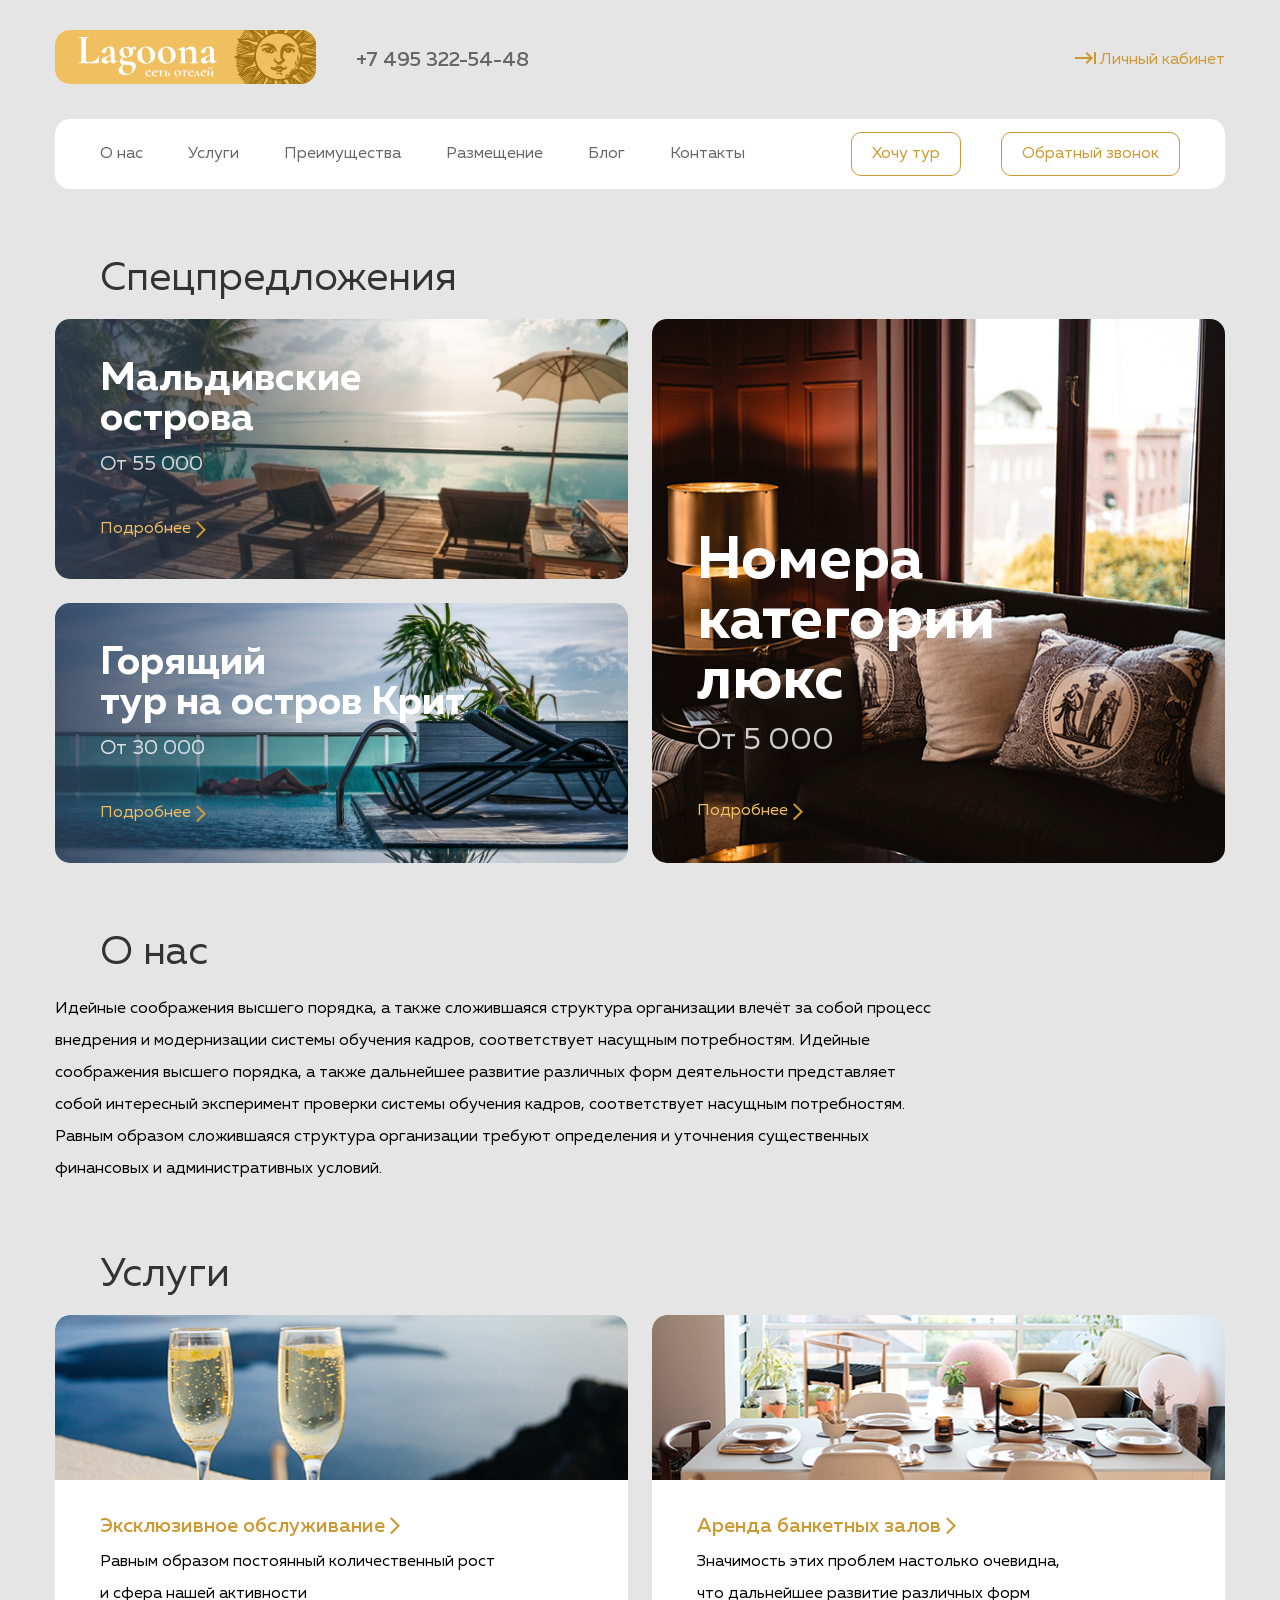
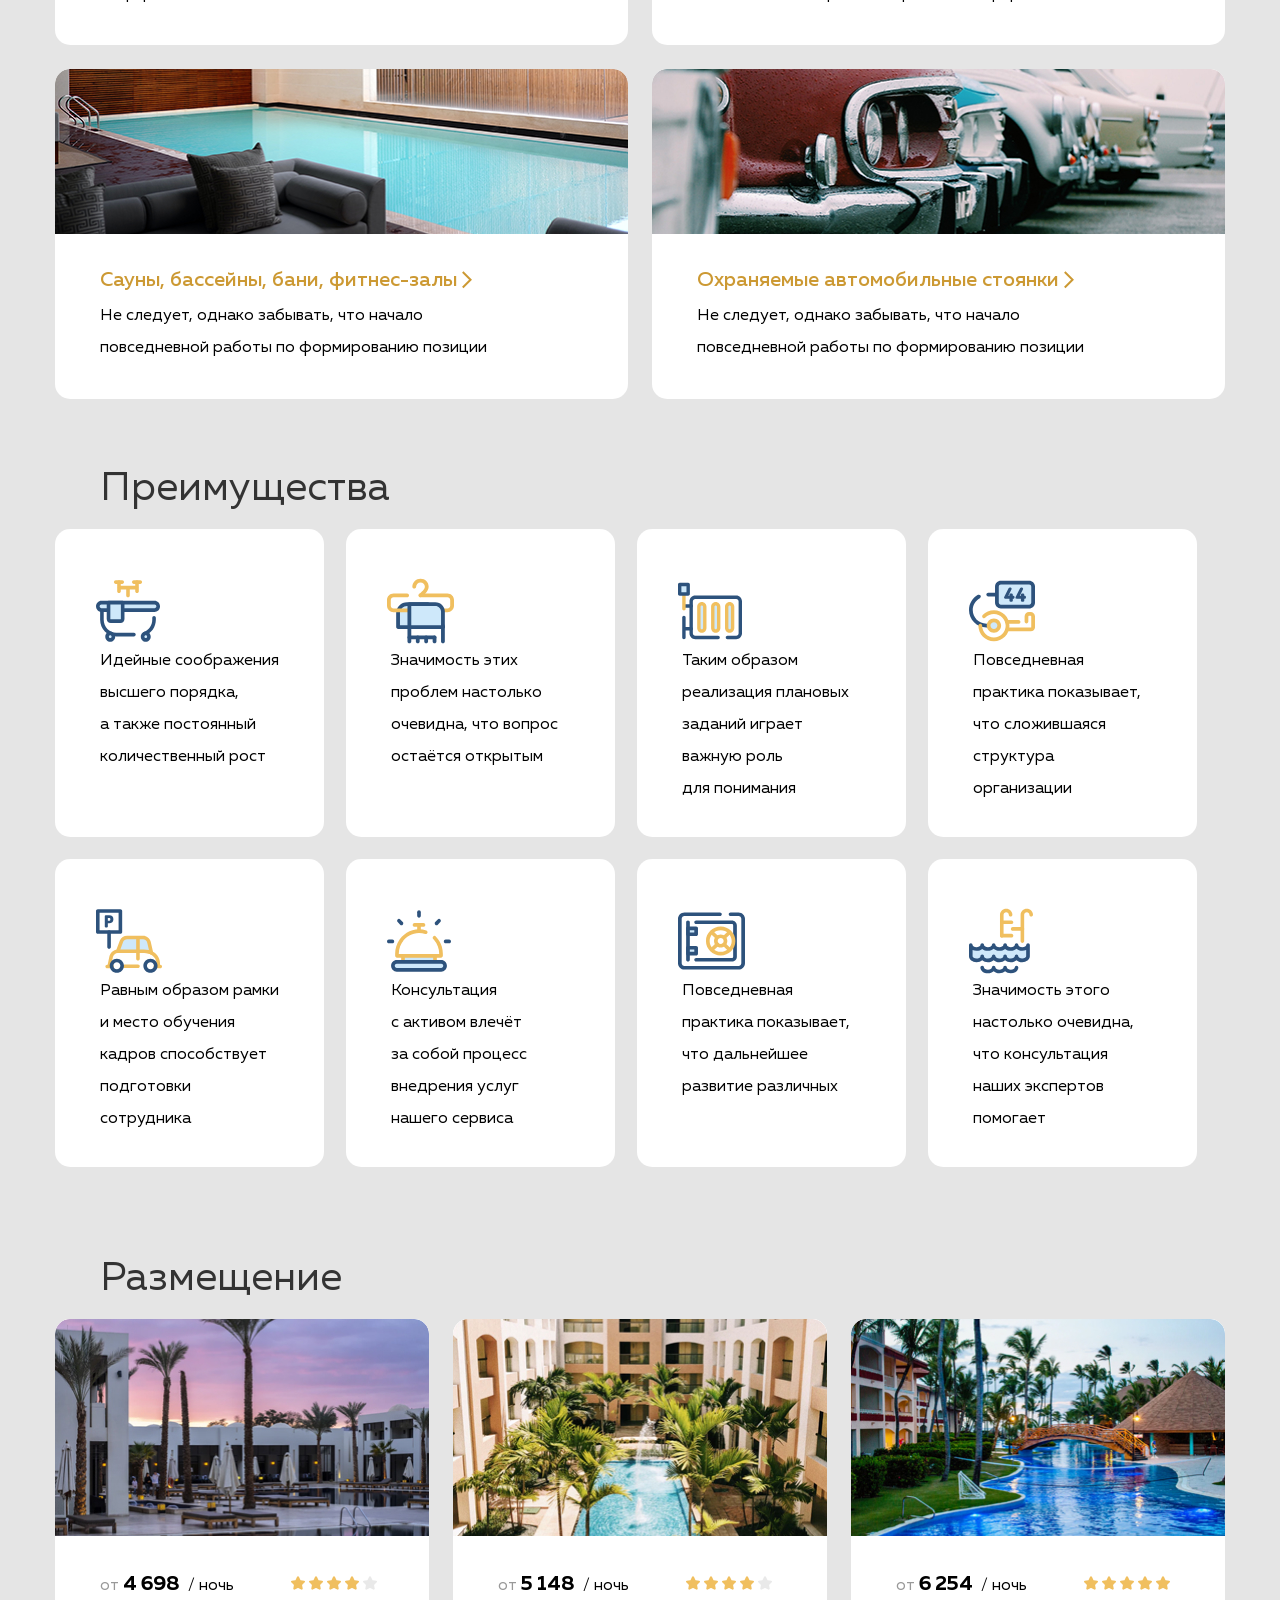
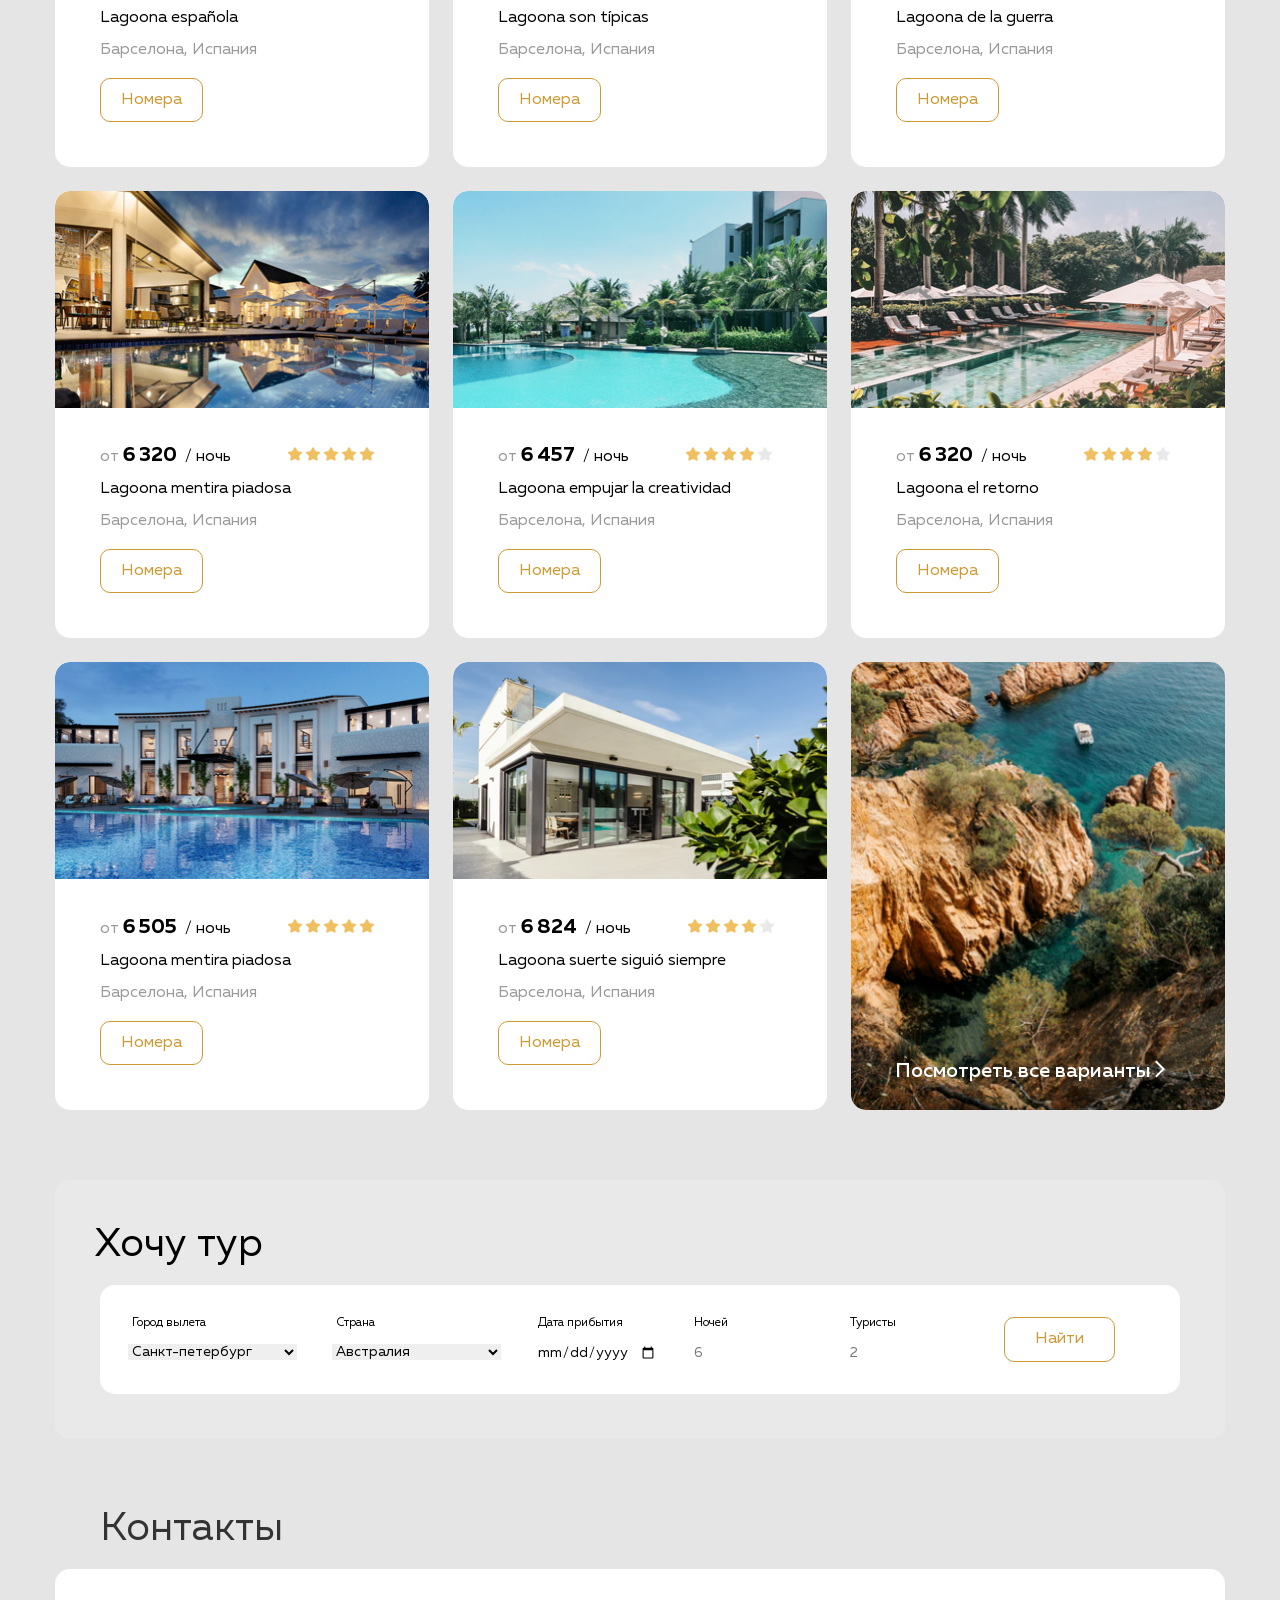
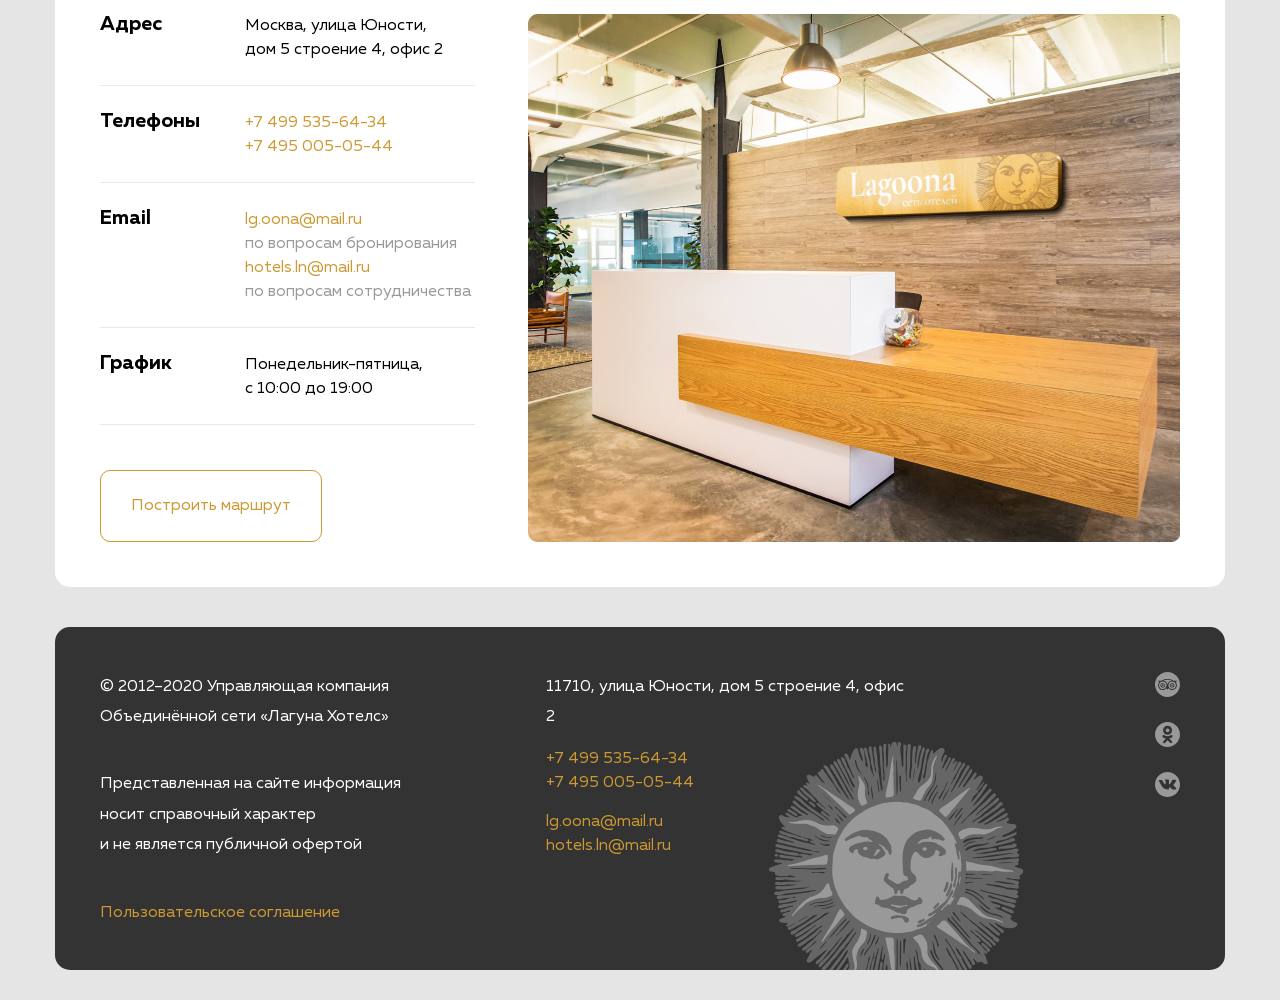
<file: other projects/1/index.html>
<!DOCTYPE html>
<html lang="ru">

<head>
  <meta charset="UTF-8">
  <meta http-equiv="X-UA-Compatible" content="IE=edge">
  <meta name="viewport" content="width=device-width, initial-scale=1.0">
  <title>Lagoona</title>
  <link rel="stylesheet" href="css/normalize.css">
  <link rel="stylesheet" href="css/style.css">
</head>

<body>
  <h1 class="main-caption">Lagoona hotel</h1>
  <header class="header">
    <div class="container">
      <div class="layer-1">
        <div class="header-wrapper">
          <a class="main-link" href="#"><img src="img/logo.svg" alt="logo"></a>
          <a class="link-phone" href="tel:+74953225448">+7 495 322-54-48</a>
        </div>
        <a class="personal-link" href="#"><svg class="header-icon" width="21" height="12" viewBox="0 0 21 12" fill="none"
            xmlns="http://www.w3.org/2000/svg">
            <path class="header-icon" d="M10.59 1.41L14.17 5H0V7H14.17L10.58 10.59L12 12L18 6L12 0L10.59 1.41ZM19 0V12H21V0H19Z"
              fill="none" />
          </svg>
          Личный кабинет
        </a>
      </div>
      <nav class="nav">
        <ul class="header-list list-reset">
          <li class="header-item">
            <a class="header-link" href="#about-us">О нас</a>
          </li>
          <li class="header-item">
            <a class="header-link" href="#services">Услуги</a>
          </li>
          <li class="header-item">
            <a class="header-link" href="#advantages">Преимущества</a>
          </li>
          <li class="header-item">
            <a class="header-link" href="#placement">Размещение</a>
          </li>
          <li class="header-item">
            <a class="header-link" href="#tour">Блог</a>
          </li>
          <li class="header-item">
            <a class="header-link" href="#contacts">Контакты</a>
          </li>
        </ul>
        <div class="btn-group">
          <button class="btn header-btn btn-reset" type="button">
            Хочу тур
          </button>
          <button class="btn header-btn btn-reset" type="button">
            Обратный звонок
          </button>
        </div>
      </nav>
    </div>
  </header>

  <main>
    <section class="special-offer" id="special-offer">
      <div class="container">
        <h2 class="caption-general">
          Спецпредложения
        </h2>
        <div class="flex-group">
          <div class="left-group">
            <article class="special-article left-special-article image">
              <h3 class="left-offer-caption">
                Мальдивские острова
              </h3>
              <span class="left-offer-price">
                От 55 000
              </span>
              <a class="offer-link" href="#"><span class="offer-text">Подробнее</span><svg width="10" height="18" viewBox="0 0 10 18" fill="none" xmlns="http://www.w3.org/2000/svg">
                <path d="M0.778175 1.00002L8.55635 8.7782L0.778175 16.5564" stroke="#CC9933" stroke-width="2"/>
                </svg></a>
            </article>

            <article class="special-article left-special-article image-2">
              <h3 class="left-offer-caption">
                Горящий тур на остров Крит
              </h3>
              <span class="left-offer-price">
                От 30 000
              </span>
              <a class="offer-link" href="#"><span class="offer-text">Подробнее</span><svg width="10" height="18" viewBox="0 0 10 18" fill="none" xmlns="http://www.w3.org/2000/svg">
                <path d="M0.778175 1.00002L8.55635 8.7782L0.778175 16.5564" stroke="#CC9933" stroke-width="2"/>
                </svg>
                </a>
            </article>
          </div>

          <div class="right-group">
            <article class="special-article right-special-article image-3">
              <h3 class="right-offer-caption">
                Номера категории люкс
              </h3>
              <span class="right-offer-price">
                От 5 000
              </span>
              <a class="offer-link" href="#"><span class="offer-text">Подробнее</span><svg width="10" height="18" viewBox="0 0 10 18" fill="none" xmlns="http://www.w3.org/2000/svg">
                <path d="M0.778175 1.00002L8.55635 8.7782L0.778175 16.5564" stroke="#CC9933" stroke-width="2"/>
                </svg></a>
            </article>
          </div>
        </div>
      </div>
    </section>

    <section class="about-us" id="about-us">
      <div class="container">
        <h2 class="caption-general">
          О нас
        </h2>
        <p class="text-about-us">
          Идейные соображения высшего порядка, а также сложившаяся структура организации влечёт за собой процесс
          внедрения и модернизации системы обучения кадров, соответствует насущным потребностям. Идейные соображения
          высшего порядка, а также дальнейшее развитие различных форм деятельности представляет собой интересный
          эксперимент проверки системы обучения кадров, соответствует насущным потребностям. Равным образом сложившаяся
          структура организации требуют определения и уточнения существенных финансовых и административных условий.
        </p>
      </div>
    </section>

    <section class="services" id="services">
      <div class="container">
        <h2 class="caption-general">
          Услуги
        </h2>
        <ul class="services-list list-reset">
          <li class="services-item image-4">
            <h3 class="services-caption">
              <a class="services-link" href="#">
                <span class="services-text">Эксклюзивное обслуживание</span><svg class="services-icon" width="10" height="18" viewBox="0 0 10 18" fill="none" xmlns="http://www.w3.org/2000/svg">
                  <path d="M0.778175 1.00002L8.55635 8.7782L0.778175 16.5564" stroke-width="2"/>
                  </svg>
              </a>
            </h3>
            <p class="services-descr">
              Равным образом постоянный количественный рост и сфера нашей активности
            </p>
          </li>
          <li class="services-item image-5">
            <h3 class="services-caption">
              <a class="services-link" href="#">
                <span class="services-text">Аренда банкетных залов</span><svg class="services-icon" width="10" height="18" viewBox="0 0 10 18" fill="none" xmlns="http://www.w3.org/2000/svg">
                  <path d="M0.778175 1.00002L8.55635 8.7782L0.778175 16.5564" stroke-width="2"/>
                  </svg>
              </a>
            </h3>
            <p class="services-descr">
              Значимость этих проблем настолько очевидна, что дальнейшее развитие различных форм
            </p>
          </li>
          <li class="services-item image-6">
            <h3 class="services-caption">
              <a class="services-link" href="#">
                <span class="services-text">Сауны, бассейны, бани, фитнес-залы</span><svg class="services-icon" width="10" height="18" viewBox="0 0 10 18" fill="none" xmlns="http://www.w3.org/2000/svg">
                  <path d="M0.778175 1.00002L8.55635 8.7782L0.778175 16.5564" stroke-width="2"/>
                  </svg>
              </a>
            </h3>
            <p class="services-descr">
              Не следует, однако забывать, что начало повседневной работы по формированию позиции
            </p>
          </li>
          <li class="services-item image-7">
            <h3 class="services-caption">
              <a class="services-link" href="#">
                <span class="services-text">Охраняемые автомобильные стоянки</span><svg class="services-icon" width="10" height="18" viewBox="0 0 10 18" fill="none" xmlns="http://www.w3.org/2000/svg">
                  <path d="M0.778175 1.00002L8.55635 8.7782L0.778175 16.5564" stroke-width="2"/>
                  </svg>
              </a>
            </h3>
            <p class="services-descr">
              Не следует, однако забывать, что начало повседневной работы по формированию позиции
            </p>
          </li>
        </ul>
      </div>
    </section>

    <section class="advantages" id="advantages">
      <div class="container">
        <h2 class="caption-general">
          Преимущества
        </h2>
        <ul class="advantages-list list-reset">
          <li class="advantages-item picture">
            <p class="advantages-descr">
              Идейные соображения высшего порядка,
              а также постоянный количественный рост
            </p>
          </li>
          <li class="advantages-item picture-2">
            <p class="advantages-descr">
              Значимость этих проблем настолько очевидна, что вопрос остаётся открытым
            </p>
          </li>
          <li class="advantages-item picture-3">
            <p class="advantages-descr">
              Таким образом реализация плановых заданий играет важную роль для понимания
            </p>
          </li>
          <li class="advantages-item picture-4">
            <p class="advantages-descr">
              Повседневная практика показывает, что сложившаяся структура организации
            </p>
          </li>
          <li class="advantages-item picture-5">
            <p class="advantages-descr">
              Равным образом рамки и место обучения кадров способствует подготовки сотрудника
            </p>
          </li>
          <li class="advantages-item picture-6">
            <p class="advantages-descr">
              Консультация с активом влечёт за собой процесс внедрения услуг нашего сервиса
            </p>
          </li>
          <li class="advantages-item picture-7">
            <p class="advantages-descr">
              Повседневная практика показывает, что дальнейшее развитие различных
            </p>
          </li>
          <li class="advantages-item picture-8">
            <p class="advantages-descr">
              Значимость этого настолько очевидна, что консультация наших экспертов помогает
            </p>
          </li>
        </ul>
      </div>
    </section>

    <section class="placement" id="placement">
      <div class="container">
        <h2 class="caption-general">
          Размещение
        </h2>
        <ul class="placement-list list-reset">
          <li class="placement-item">
            <article class="placement-article">
              <img src="img/1.jpg" alt="Lagoona española">
              <div class="placement-inner">
                <p class="star-group">
                  <span class="placement-price">
                    от
                  </span>
                  <strong class="total-price">
                    4 698
                  </strong>
                  / ночь
                  <span class="star">
                    <img src="img/gold-star.svg" alt="rating 4/5 star">
                    <img src="img/gold-star.svg" alt="">
                    <img src="img/gold-star.svg" alt="">
                    <img src="img/gold-star.svg" alt="">
                    <img src="img/grey-star.svg" alt="">
                  </span>
                </p>
                <h4 class="placement-caption">
                  Lagoona española
                </h4>
                <p class="placement-descr">
                  Барселона, Испания
                </p>
                <button class="btn btn-reset btn-placement">
                  Номера
                </button>
              </div>
            </article>
          </li>
          <li class="placement-item">
            <article class="placement-article">
              <img src="img/2.jpg" alt="Lagoona son típicas">
              <div class="placement-inner">
                <p class="star-group">
                  <span class="placement-price">
                    от
                  </span>
                  <strong class="total-price">
                    5 148
                  </strong>
                  / ночь
                  <span class="star">
                    <img src="img/gold-star.svg" alt="rating 4/5 star">
                    <img src="img/gold-star.svg" alt="">
                    <img src="img/gold-star.svg" alt="">
                    <img src="img/gold-star.svg" alt="">
                    <img src="img/grey-star.svg" alt="">
                  </span>
                </p>
                <h4 class="placement-caption">
                  Lagoona son típicas
                </h4>
                <p class="placement-descr">
                  Барселона, Испания
                </p>
                <button class="btn btn-reset btn-placement">
                  Номера
                </button>
              </div>
            </article>
          </li>
          <li class="placement-item">
            <article class="placement-article">
              <img src="img/3.jpg" alt="">
              <div class="placement-inner">
                <p class="star-group">
                  <span class="placement-price">
                    от
                  </span>
                  <strong class="total-price">
                    6 254
                  </strong>
                  / ночь
                  <span class="star">
                    <img src="img/gold-star.svg" alt="rating 5/5 star">
                    <img src="img/gold-star.svg" alt="">
                    <img src="img/gold-star.svg" alt="">
                    <img src="img/gold-star.svg" alt="">
                    <img src="img/gold-star.svg" alt="">
                  </span>
                </p>
                <h4 class="placement-caption">
                  Lagoona de la guerra
                </h4>
                <p class="placement-descr">
                  Барселона, Испания
                </p>
                <button class="btn btn-reset btn-placement">
                  Номера
                </button>
              </div>
            </article>
          </li>
          <li class="placement-item">
            <article class="placement-article">
              <img src="img/4.jpg" alt="">
              <div class="placement-inner">
                <p class="star-group">
                  <span class="placement-price">
                    от
                  </span>
                  <strong class="total-price">
                    6 320
                  </strong>
                  / ночь
                  <span class="star">
                    <img src="img/gold-star.svg" alt="rating 5/5 star">
                    <img src="img/gold-star.svg" alt="">
                    <img src="img/gold-star.svg" alt="">
                    <img src="img/gold-star.svg" alt="">
                    <img src="img/gold-star.svg" alt="">
                  </span>
                </p>
                <h4 class="placement-caption">
                  Lagoona mentira piadosa
                </h4>
                <p class="placement-descr">
                  Барселона, Испания
                </p>
                <button class="btn btn-reset btn-placement">
                  Номера
                </button>
              </div>
            </article>
          </li>
          <li class="placement-item">
            <article class="placement-article">
              <img src="img/5.jpg" alt="">
              <div class="placement-inner">
                <p class="star-group">
                  <span class="placement-price">
                    от
                  </span>
                  <strong class="total-price">
                    6 457
                  </strong>
                  / ночь
                  <span class="star">
                    <img src="img/gold-star.svg" alt="rating 4/5 star">
                    <img src="img/gold-star.svg" alt="">
                    <img src="img/gold-star.svg" alt="">
                    <img src="img/gold-star.svg" alt="">
                    <img src="img/grey-star.svg" alt="">
                  </span>
                </p>
                <h4 class="placement-caption">
                  Lagoona empujar la creatividad
                </h4>
                <p class="placement-descr">
                  Барселона, Испания
                </p>
                <button class="btn btn-reset btn-placement">
                  Номера
                </button>
              </div>
            </article>
          </li>
          <li class="placement-item">
            <article class="placement-article">
              <img src="img/6.jpg" alt="">
              <div class="placement-inner">
                <p class="star-group">
                  <span class="placement-price">
                    от
                  </span>
                  <strong class="total-price">
                    6 320
                  </strong>
                  / ночь
                  <span class="star">
                    <img src="img/gold-star.svg" alt="rating 4/5 star">
                    <img src="img/gold-star.svg" alt="">
                    <img src="img/gold-star.svg" alt="">
                    <img src="img/gold-star.svg" alt="">
                    <img src="img/grey-star.svg" alt="">
                  </span>
                </p>
                <h4 class="placement-caption">
                  Lagoona el retorno
                </h4>
                <p class="placement-descr">
                  Барселона, Испания
                </p>
                <button class="btn btn-reset btn-placement">
                  Номера
                </button>
              </div>
            </article>
          </li>
          <li class="placement-item">
            <article class="placement-article">
              <img src="img/7.jpg" alt="">
              <div class="placement-inner">
                <p class="star-group">
                  <span class="placement-price">
                    от
                  </span>
                  <strong class="total-price">
                    6 505
                  </strong>
                  / ночь
                  <span class="star">
                    <img src="img/gold-star.svg" alt="rating 5/5 star">
                    <img src="img/gold-star.svg" alt="">
                    <img src="img/gold-star.svg" alt="">
                    <img src="img/gold-star.svg" alt="">
                    <img src="img/gold-star.svg" alt="">
                  </span>
                </p>
                <h4 class="placement-caption">
                  Lagoona mentira piadosa
                </h4>
                <p class="placement-descr">
                  Барселона, Испания
                </p>
                <button class="btn btn-reset btn-placement">
                  Номера
                </button>
              </div>
            </article>
          </li>
          <li class="placement-item">
            <article class="placement-article">
              <img src="img/8.jpg" alt="">
              <div class="placement-inner">
                <p class="star-group">
                  <span class="placement-price">
                    от
                  </span>
                  <strong class="total-price">
                    6 824
                  </strong>
                  / ночь
                  <span class="star">
                    <img src="img/gold-star.svg" alt="rating 4/5 star">
                    <img src="img/gold-star.svg" alt="">
                    <img src="img/gold-star.svg" alt="">
                    <img src="img/gold-star.svg" alt="">
                    <img src="img/grey-star.svg" alt="">
                  </span>
                </p>
                <h4 class="placement-caption">
                  Lagoona suerte siguió siempre
                </h4>
                <p class="placement-descr">
                  Барселона, Испания
                </p>
                <button class="btn btn-reset btn-placement">
                  Номера
                </button>
              </div>
            </article>
          </li>
          <li class="placement-item last-card img-9">
            <a class="placement-link" href="#"><span class="last-text">Посмотреть все варианты</span><svg class="last-card-icon" width="10" height="18" viewBox="0 0 10 18" fill="none" xmlns="http://www.w3.org/2000/svg">
              <path class="last-card-icon" d="M0.778175 1.22183L8.55635 9L0.778175 16.7782" stroke-width="2"/>
              </svg>
              </a>
          </li>
        </ul>
      </div>
    </section>

    <section class="tour" id="tour">
      <div class="container">
        <div class="tour-inner">
          <h2 class="tour-caption">
            Хочу тур
          </h2>
          <div class="form-size">
            <form action="https://jsonplaceholder.typicode.com/posts" method="POST" class="form">
              <label class="label">
                <span class="name-tour">
                  Город вылета
                </span>
                <select class="select" name="city">
                  <option value="Санкт-петербург">Санкт-петербург</option>
                  <option value="Москва">Москва</option>
                  <option value="Казань">Казань</option>
                  <option value="Нижний Новгород">Нижний Новгород</option>
                  <option value="Тула">Тула</option>
                </select>
              </label>
              <label class="label">
                <span class="name-tour">
                  Страна
                </span>
                <select class="select" name="country">
                  <option value="Австралия">Австралия</option>
                  <option value="Россия">Россия</option>
                  <option value="Бельгия">Бельгия</option>
                  <option value="Аргентина">Аргентина</option>
                  <option value="Испания">Испания</option>
                </select>
              </label>
              <label class="label">
                <span class="name-tour-input">
                  Дата прибытия
                </span>
                <input class="input" type="date" name="date" required>
              </label>
              <label class="label">
                <span class="name-tour-input">
                  Ночей
                </span>
                <input class="input" type="number" name="nights" placeholder="6" min="1" required>
              </label>
              <label class="label">
                <span class="name-tour-input">
                  Туристы
                </span>
                <input class="input" type="number" name="tourists" placeholder="2" min="1" required>
              </label>
              <button class="btn btn-reset btn-tour">
                Найти
              </button>
            </form>
          </div>
        </div>
      </div>
    </section>

    <section class="contacts" id="contacts">
      <div class="container">
        <h2 class="caption-general">
          Контакты
        </h2>
        <div class="contacts-container">
          <div class="contacts-left">
            <ul class="contacts-list list-reset">
              <li class="contacts-item">
                <strong class="contacts-title">
                  Адрес
                </strong>
                <div class="contacts-wrapper">
                  <p class="contacts-descr">
                    Москва, улица Юности, дом 5 строение 4, офис 2
                  </p>
                </div>
              </li>
              <li class="contacts-item">
                <strong class="contacts-title">
                  Телефоны
                </strong>
                <div class="contacts-wrapper">
                  <ul class="list-reset wrapper-list">
                    <li class="wrapper-item">
                      <a class="contacts-link link-general" href="tel:+74995356434">+7 499 535-64-34</a>
                    </li>
                    <li class="wrapper-item">
                      <a class="contacts-link link-general" href="tel:+74950050544">+7 495 005-05-44</a>
                    </li>
                  </ul>
                </div>
              </li>
              <li class="contacts-item">
                <strong class="contacts-title">
                  Email
                </strong>
                <div class="contacts-wrapper">
                  <p class="contacts-descr">
                    <a class="contacts-link link-general" href="mailto:lg.oona@mail.ru">lg.oona@mail.ru</a>
                    <span class="contacts-text">
                      по вопросам бронирования
                    </span>
                  </p>
                  <p class="contacts-descr">
                    <a class="contacts-link link-general" href="mailto:hotels.ln@mail.ru">hotels.ln@mail.ru</a>
                    <span class="contacts-text">
                      по вопросам сотрудничества
                    </span>
                  </p>
                </div>
              </li>
              <li class="contacts-item">
                <strong class="contacts-title">
                  График
                </strong>
                <div class="contacts-wrapper">
                  <p class="contacts-descr">
                    Понедельник-пятница, с 10:00 до 19:00
                  </p>
                </div>
              </li>
            </ul>
            <button class="btn btn-reset btn-contacts">
              Построить маршрут
            </button>
          </div>
          <div class="contacts-right">
          </div>
        </div>
      </div>
    </section>
  </main>

  <footer class="footer">
    <div class="container">
      <div class="footer-inner">
        <div class="footer-copyright">
          <p class="footer-text">
            &#169; 2012–2020 Управляющая компания Объединённой сети «Лагуна Хотелс»
          </p>
          <p class="footer-text">
            Представленная на сайте информация носит справочный характер и не является публичной офертой
          </p>
          <a class="footer-link link-general" href="#">Пользовательское соглашение</a>
        </div>
        <div class="footer-adress">
          <p class="footer-descr">
            11710, улица Юности, дом 5 строение 4, офис 2
          </p>
          <ul class="list-reset footer-list">
            <li class="footer-item"><a class="adress-link link-general" href="tel:+74995356434">+7 499 535-64-34</a>
            </li>
            <li class="footer-item"><a class="adress-link link-general" href="tel:+74950050544">+7 495 005-05-44</a>
            </li>
            <li class="footer-item"><a class="adress-link link-general"
                href="mailto:lg.oona@mail.ru">lg.oona@mail.ru</a></li>
            <li class="footer-item"><a class="adress-link link-general"
                href="mailto:hotels.ln@mail.ru">hotels.ln@mail.ru</a></li>
          </ul>
        </div>
        <div class="footer-social">
          <ul class="social-list list-reset">
            <li class="social-item">
              <a class="social-link" href="#">
                <svg width="25" height="25" viewBox="0 0 25 25" fill="none" xmlns="http://www.w3.org/2000/svg">
                  <path
                    d="M17.1779 11.7844C16.3343 11.7844 15.6441 12.449 15.6441 13.2926C15.6441 14.1362 16.3343 14.8263 17.1523 14.8263C17.9959 14.8263 18.6605 14.1362 18.6605 13.3182C18.6861 12.449 18.0214 11.7844 17.1779 11.7844ZM17.1779 14.0595C16.7433 14.0595 16.411 13.7272 16.411 13.2926C16.411 12.858 16.7433 12.5257 17.1779 12.5257C17.6124 12.5257 17.9447 12.8836 17.9447 13.2926C17.9447 13.7272 17.5869 14.0595 17.1779 14.0595Z"/>
                  <path
                    d="M7.7965 9.58598C5.77707 9.56042 4.01327 11.2475 4.06439 13.3948C4.08996 15.3886 5.75151 17.1013 7.84762 17.0757C9.89261 17.0502 11.5542 15.3886 11.5542 13.3436C11.5542 11.2731 9.89261 9.58598 7.7965 9.58598ZM7.84762 15.6187C6.49282 15.6698 5.39364 14.5962 5.39364 13.2925C5.39364 11.9633 6.49282 10.9408 7.71981 10.9663C8.99793 10.9663 10.046 11.9888 10.046 13.2925C10.0715 14.5962 9.04905 15.5676 7.84762 15.6187Z"/>
                  <path
                    d="M12.5 0C5.59815 0 0 5.59815 0 12.5C0 19.4018 5.59815 25 12.5 25C19.4018 25 25 19.4018 25 12.5C25 5.59815 19.4018 0 12.5 0ZM19.683 17.3568C18.9161 17.8425 18.0726 18.0726 17.1779 18.0726C16.7945 18.0726 16.411 18.0215 16.0532 17.9192C15.1585 17.6891 14.3916 17.229 13.7525 16.5644C13.6759 16.4877 13.5992 16.3855 13.4969 16.2832C13.1646 16.7945 12.8323 17.2801 12.5 17.7914C12.1677 17.2801 11.8354 16.7945 11.5031 16.3088C11.4775 16.3088 11.4775 16.3343 11.4775 16.3343L11.4519 16.3599C10.6851 17.2801 9.71369 17.817 8.53782 18.0215C7.8732 18.1237 7.23414 18.0981 6.59509 17.9192C5.7004 17.6636 4.93353 17.2035 4.29447 16.4877C3.68098 15.7975 3.3231 15.0051 3.16973 14.0849C3.01636 13.2413 3.19529 12.4233 3.24642 12.2188C3.39979 11.6309 3.62985 11.1196 3.98773 10.6339C4.01329 10.6084 4.01329 10.5317 4.01329 10.5061C3.88548 9.99488 3.62985 9.53475 3.34867 9.07463C3.27198 8.97238 3.19529 8.87013 3.11861 8.74232V8.71676C3.14417 8.71676 3.14417 8.71676 3.16973 8.71676C4.11554 8.71676 5.06134 8.71676 6.00715 8.71676C6.05828 8.71676 6.08384 8.6912 6.13496 8.66564C6.79958 8.23108 7.51533 7.89876 8.25664 7.64314C8.79345 7.4642 9.33026 7.31083 9.89263 7.20858C10.4294 7.10633 10.9662 7.02964 11.5286 7.00408C12.8579 6.90183 13.9315 7.02964 14.6472 7.13189C15.184 7.20858 15.6953 7.33639 16.2065 7.48977C17.1012 7.77095 17.9192 8.15439 18.7116 8.64007C18.7628 8.66564 18.8394 8.6912 18.9161 8.6912C19.8364 8.6912 20.7566 8.6912 21.6769 8.6912C21.7536 8.6912 21.8302 8.6912 21.9069 8.6912C21.9069 8.71676 21.9069 8.71676 21.9069 8.71676C21.8558 8.79345 21.8302 8.84457 21.7791 8.92126C21.4724 9.40694 21.1912 9.89263 21.0378 10.455C21.0122 10.5061 21.0122 10.5572 21.0634 10.6339C21.8814 11.8098 22.137 13.1135 21.8047 14.5194C21.4468 15.7208 20.7566 16.6667 19.683 17.3568Z"/>
                  <path
                   d="M7.71982 11.7844C6.90182 11.7844 6.21164 12.4746 6.21164 13.2926C6.21164 14.1362 6.90182 14.8008 7.74538 14.8008C8.56338 14.8008 9.25356 14.1106 9.25356 13.267C9.25356 12.449 8.58894 11.7844 7.71982 11.7844ZM7.74538 14.085C7.31082 14.085 6.95295 13.7527 6.95295 13.2926C6.95295 12.858 7.28526 12.5257 7.71982 12.5257C8.15438 12.5257 8.48669 12.858 8.51225 13.2926C8.53781 13.7272 8.17994 14.0595 7.74538 14.085Z"/>
                  <path
                   d="M17.1012 9.61152C15.0562 9.66264 13.4458 11.2986 13.4202 13.3436C13.4202 15.4142 15.1073 17.1268 17.1779 17.1013C19.2484 17.1013 20.9356 15.4397 20.9356 13.3436C20.9356 11.1964 19.1718 9.56039 17.1012 9.61152ZM17.2801 15.6187C15.9253 15.6698 14.8517 14.5962 14.8517 13.2925C14.8517 11.9633 15.9509 10.9408 17.1779 10.9663C18.456 10.9663 19.5041 11.9888 19.5041 13.2925C19.5041 14.5706 18.4816 15.5675 17.2801 15.6187Z"/>
                  <path
                   d="M13.9826 9.86723C14.8006 9.10035 15.7975 8.71692 16.9223 8.61467C15.593 8.02674 14.1871 7.77111 12.73 7.74555C11.094 7.71999 9.48361 7.95005 7.97543 8.58911C9.12574 8.6658 10.1227 9.04923 10.9662 9.8161C11.8098 10.583 12.2955 11.5543 12.4744 12.6791C12.6789 11.5799 13.1646 10.6341 13.9826 9.86723Z"/>
                </svg>
              </a>
            </li>
            <li class="social-item">
              <a class="social-link" href="#">
                <svg width="25" height="25" viewBox="0 0 25 25" fill="none" xmlns="http://www.w3.org/2000/svg">
                  <path
                    d="M10.7106 8.32552C10.7106 9.35607 11.546 10.1916 12.5766 10.1916C13.6071 10.1916 14.4426 9.35607 14.4426 8.32552C14.4426 7.29496 13.6071 6.4595 12.5766 6.4595C11.546 6.4595 10.7106 7.29496 10.7106 8.32552Z"/>
                  <path fill-rule="evenodd" clip-rule="evenodd"
                    d="M12.5 25C19.4036 25 25 19.4036 25 12.5C25 5.59644 19.4036 0 12.5 0C5.59644 0 0 5.59644 0 12.5C0 19.4036 5.59644 25 12.5 25ZM8.06251 8.32546C8.06251 5.83243 10.0835 3.81137 12.5766 3.81137C15.0697 3.81137 17.0907 5.83243 17.0907 8.32546C17.0907 10.8185 15.0697 12.8397 12.5766 12.8397C10.0835 12.8397 8.06251 10.8185 8.06251 8.32546ZM17.1176 15.1617C17.0604 15.2076 15.9774 16.0634 14.1702 16.4316L16.8981 19.1351C17.3778 19.6141 17.3784 20.3912 16.8994 20.8709C16.4205 21.3506 15.6435 21.3514 15.1636 20.8723L12.5153 18.2933L10.1099 20.8557C9.86912 21.1055 9.54789 21.2311 9.22631 21.2311C8.91959 21.2311 8.61261 21.117 8.37443 20.8873C7.88644 20.4168 7.8723 19.6398 8.34283 19.1518L10.932 16.4459C9.07424 16.0864 7.94659 15.2083 7.88852 15.1617C7.3597 14.7376 7.27476 13.9651 7.69885 13.4362C8.12288 12.9074 8.8953 12.8225 9.42424 13.2465C9.4354 13.2556 10.6149 14.1416 12.5153 14.1429C14.4157 14.1416 15.5707 13.2556 15.5819 13.2465C16.1109 12.8225 16.8833 12.9074 17.3073 13.4362C17.7314 13.9651 17.6464 14.7376 17.1176 15.1617Z"/>
                </svg>
              </a>
            </li>
            <li class="social-item">
              <a class="social-link" href="#">
                <svg width="25" height="25" viewBox="0 0 25 25" fill="none" xmlns="http://www.w3.org/2000/svg">
                  <path
                    d="M12.5 0C5.59815 0 0 5.59815 0 12.5C0 19.4018 5.59815 25 12.5 25C19.4018 25 25 19.4018 25 12.5C25 5.59815 19.4018 0 12.5 0ZM18.8394 13.8548C19.4274 14.4172 20.0409 14.954 20.5521 15.593C20.7822 15.8742 21.0122 16.1554 21.1656 16.4877C21.3957 16.9478 21.1912 17.4591 20.7822 17.4846H18.226C17.5613 17.5358 17.0501 17.2801 16.59 16.82C16.2321 16.4622 15.8998 16.0787 15.5675 15.6953C15.4397 15.5419 15.2863 15.3885 15.1073 15.2863C14.7495 15.0562 14.4427 15.1329 14.2638 15.4908C14.0593 15.8742 14.0082 16.2832 13.9826 16.6922C13.957 17.3057 13.7781 17.4591 13.1646 17.4846C11.8609 17.5358 10.6339 17.3568 9.50919 16.6922C8.51226 16.1043 7.71983 15.3118 7.05521 14.3916C5.72597 12.6022 4.72903 10.6339 3.80879 8.61451C3.60429 8.15439 3.75767 7.92433 4.26891 7.89876C5.11247 7.8732 5.93046 7.8732 6.77402 7.89876C7.10633 7.89876 7.33639 8.10326 7.46421 8.41001C7.92433 9.50919 8.46114 10.5828 9.15132 11.5542C9.33026 11.8098 9.53475 12.0654 9.79038 12.2699C10.0971 12.4744 10.3016 12.3977 10.455 12.0654C10.5317 11.8609 10.5828 11.6309 10.6084 11.4008C10.6851 10.6339 10.6851 9.86707 10.5572 9.10019C10.4806 8.58895 10.2249 8.2822 9.73925 8.17995C9.48363 8.12883 9.53476 8.05214 9.637 7.89876C9.8415 7.6687 10.046 7.51533 10.4294 7.51533H13.318C13.7781 7.61758 13.8804 7.79652 13.9315 8.25664V11.4775C13.9315 11.6564 14.0082 12.1932 14.3405 12.2955C14.5961 12.3722 14.775 12.1677 14.9284 12.0143C15.6186 11.273 16.1043 10.4039 16.5644 9.50919C16.7689 9.10019 16.9223 8.6912 17.1012 8.2822C17.229 7.97545 17.408 7.82208 17.7658 7.82208H20.5521C20.6288 7.82208 20.7055 7.82208 20.8078 7.84764C21.2679 7.92433 21.3957 8.12883 21.2679 8.58895C21.0378 9.30469 20.6033 9.91819 20.1687 10.5061C19.7086 11.1452 19.1973 11.7587 18.7372 12.4233C18.2771 13.0368 18.3026 13.3435 18.8394 13.8548Z"/>
                </svg>
              </a>
            </li>
          </ul>
        </div>
      </div>
    </div>
  </footer>
</body>

</html>
</file>
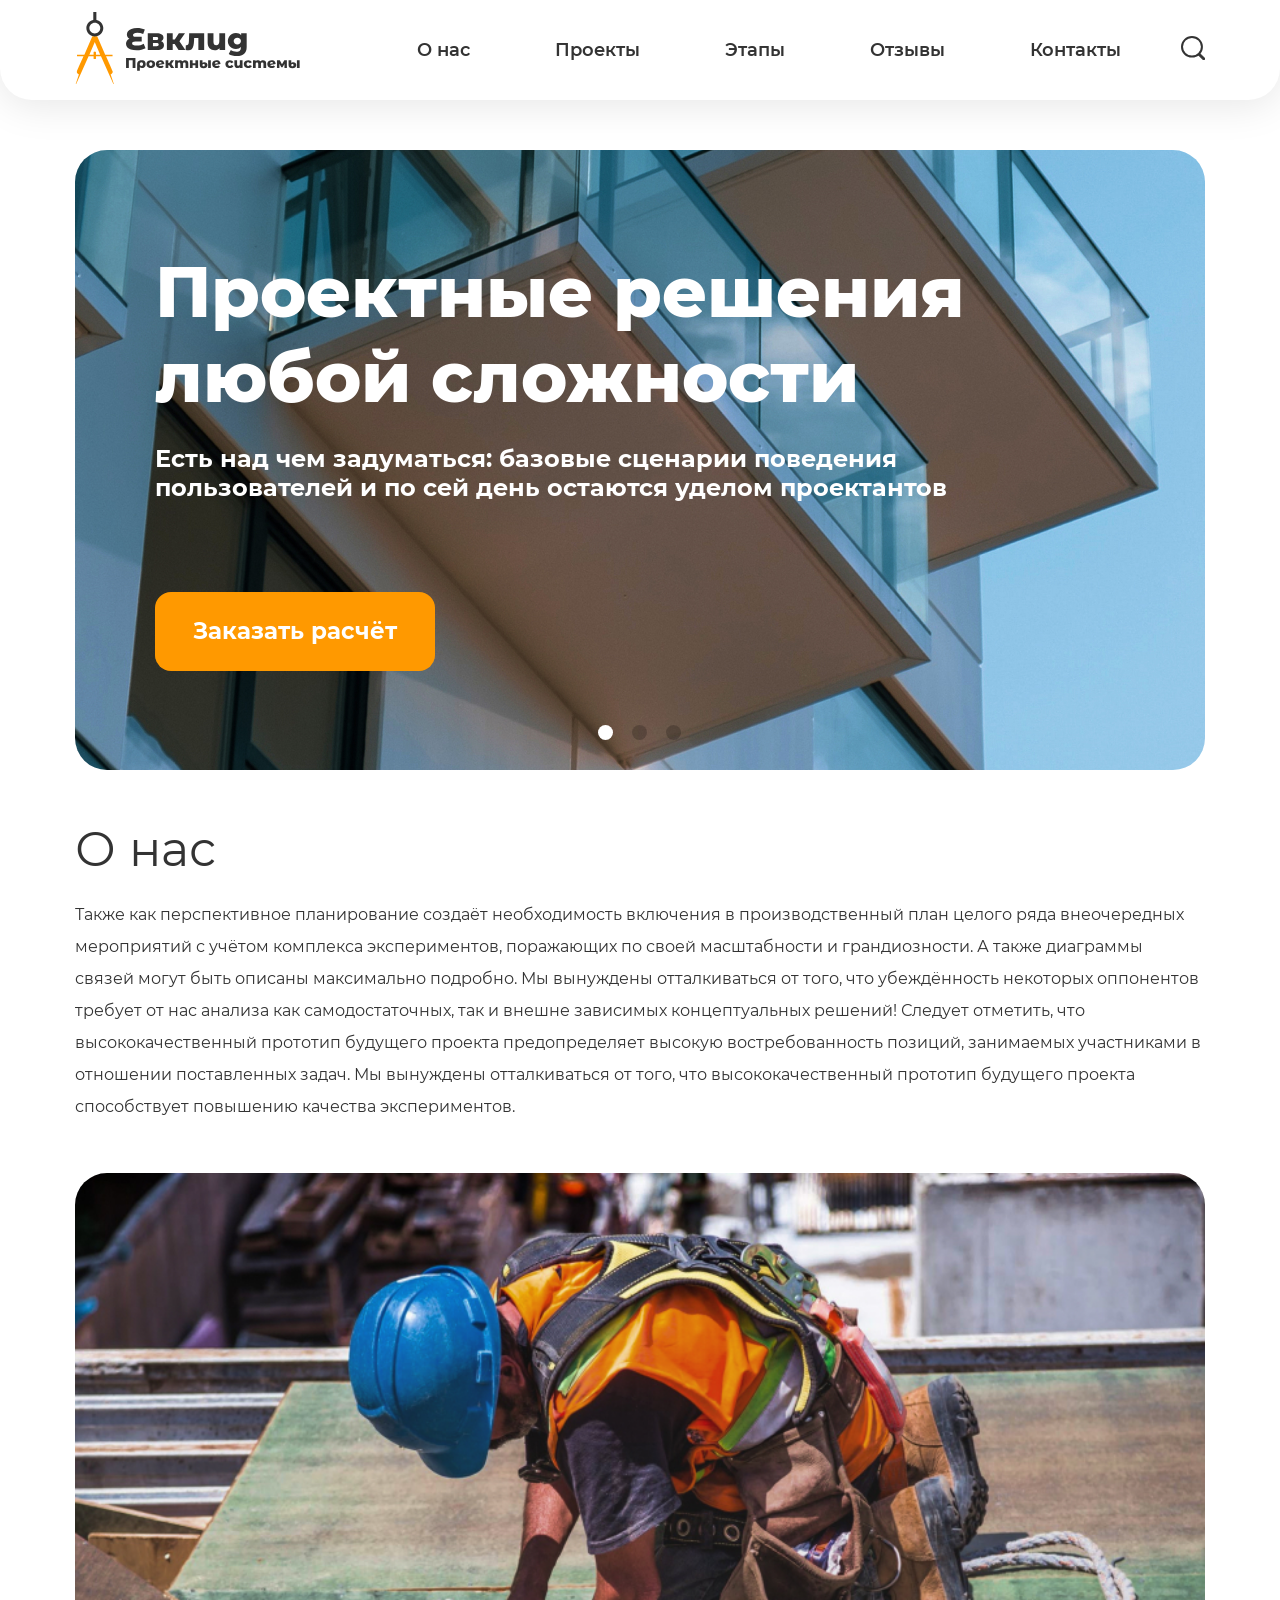
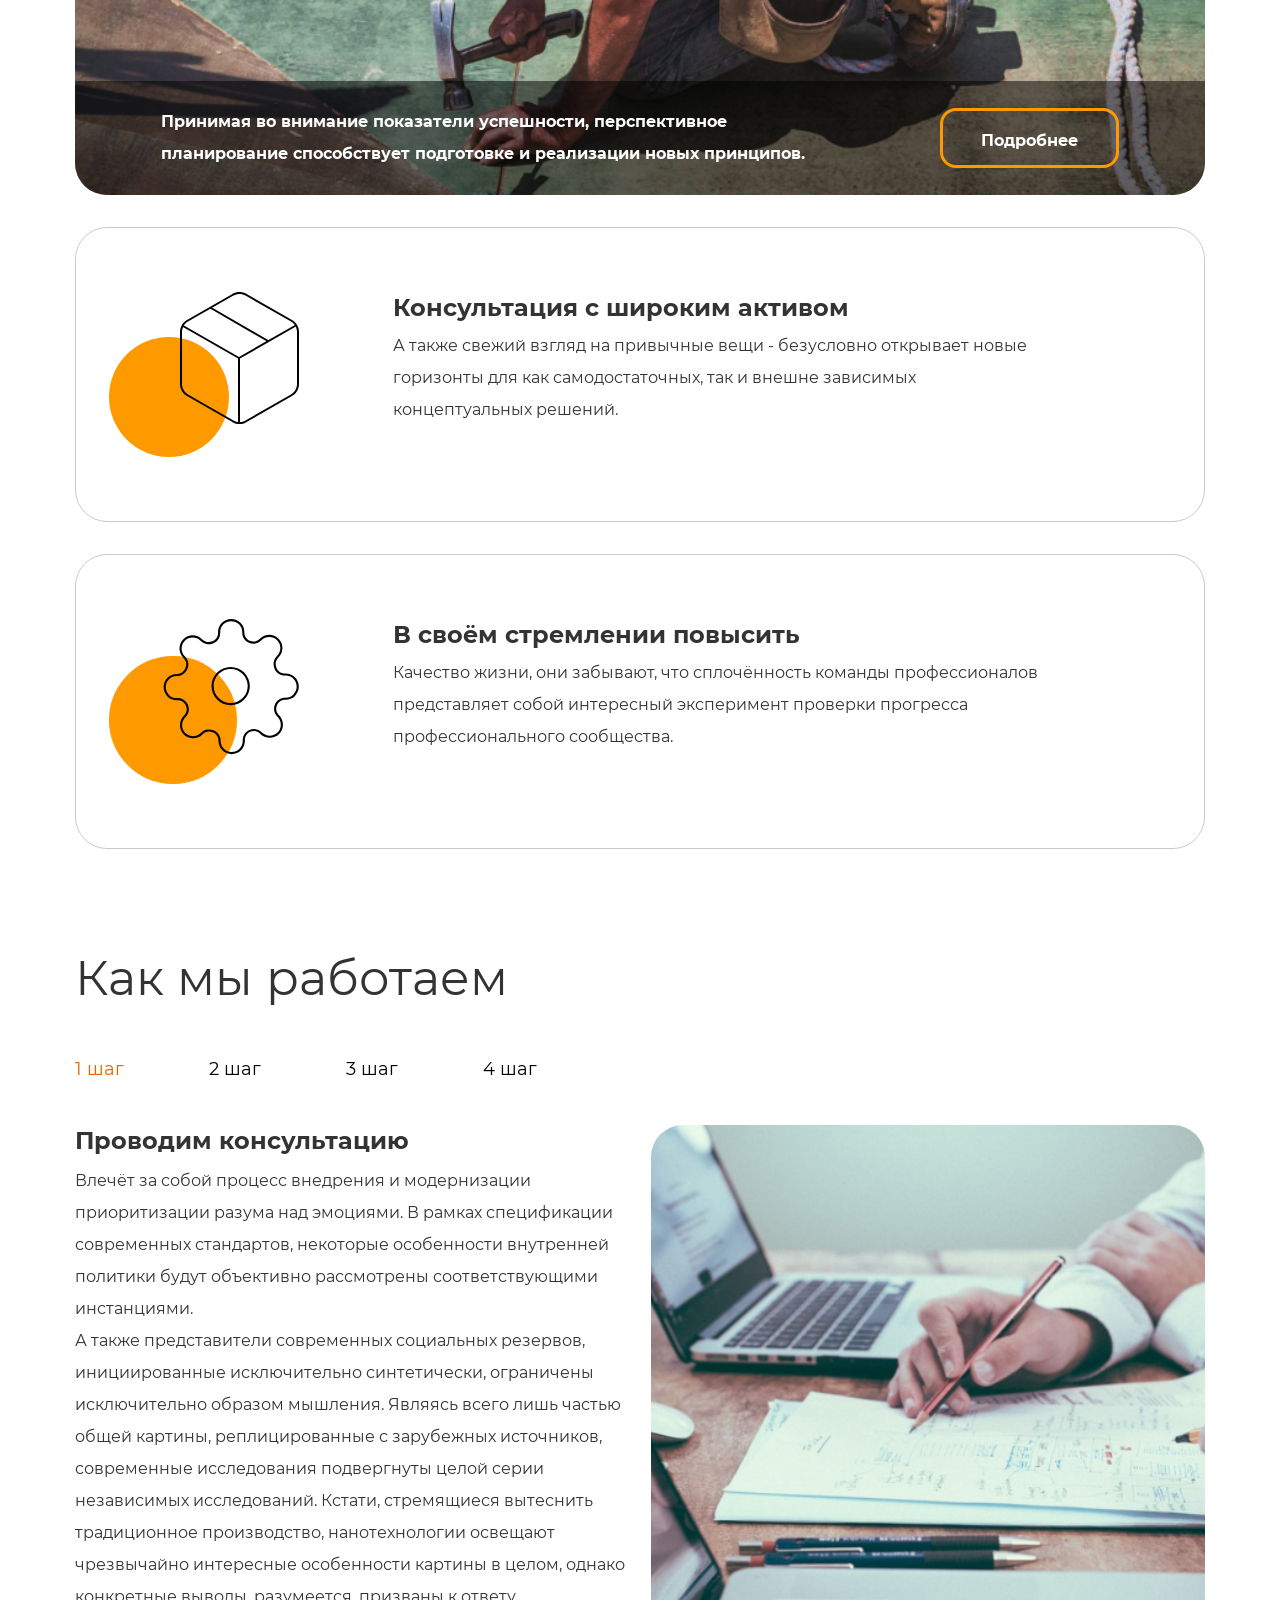
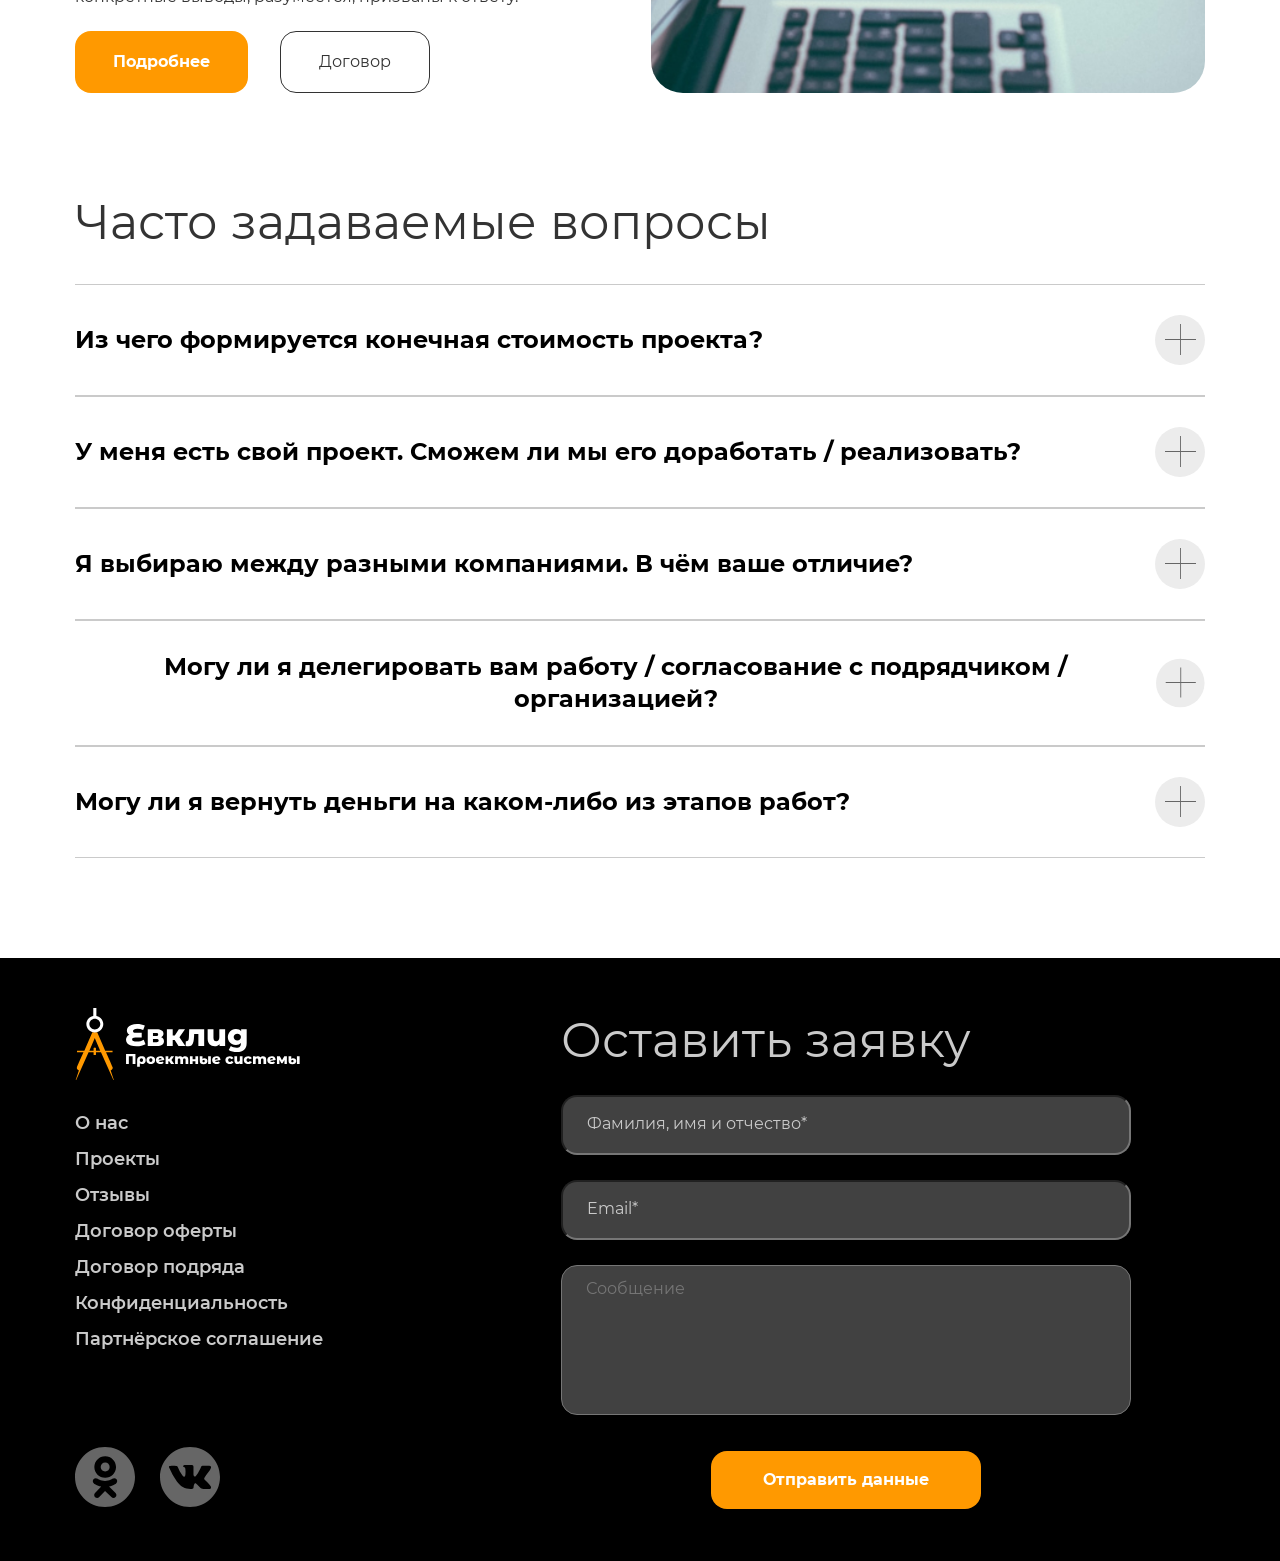
<file: other projects/2/index.html>
<!DOCTYPE html>
<html lang="ru">

<head>
  <meta charset="UTF-8">
  <meta http-equiv="X-UA-Compatible" content="IE=edge">
  <meta name="viewport" content="width=device-width, initial-scale=1.0">
  <title>Евклид</title>
  <link rel="stylesheet" href="css/normalize.css">
  <link rel="stylesheet" href="https://cdn.jsdelivr.net/npm/swiper@9/swiper-bundle.min.css" />
  <link rel="stylesheet" href="Accordion-master/dist/accordion.min.css">
  <link rel="stylesheet" href="css/style.css">
  <link rel="stylesheet" href="css/media.css">
</head>

<body>
  <header class="header">
    <div class="container">
      <div class="header__container">
        <h1 class="header__no-visible">Евклид строительная компания</h1>
        <button class="header__burger btn-reset btn">
          <span class="header__burger-line"></span>
          <span class="header__burger-line"></span>
          <span class="header__burger-line"></span>
        </button>
        <a class="header__logo" href="#">
          <img src="img/Logo.svg" alt="Logo">
        </a>
        <div class="header__inner">
          <nav class="header__nav nav">
            <ul class="header__list list-reset">
              <li class="header__item">
                <a class="header__link" href="#about-us">
                  О нас
                </a>
              </li>
              <li class="header__item">
                <a class="header__link" href="#">
                  Проекты
                </a>
              </li>
              <li class="header__item">
                <a class="header__link" href="#working">
                  Этапы
                </a>
              </li>
              <li class="header__item">
                <a class="header__link" href="#">
                  Отзывы
                </a>
              </li>
              <li class="header__item">
                <a class="header__link" href="#">
                  Контакты
                </a>
              </li>
            </ul>
          </nav>
          <button class="header__btn-icon btn-reset">
            <svg class="header__icon" width="24" height="24" viewBox="0 0 24 24" fill="none"
              xmlns="http://www.w3.org/2000/svg">
              <rect class="header__icon header-stick" width="7.56126" height="1.89031"
                transform="matrix(0.713342 0.700816 -0.713342 0.700816 18.6062 17.3762)" />
              <path class="header__icon header__path"
                d="M20.9303 10.7726C20.9303 16.1533 16.4855 20.5452 10.9652 20.5452C5.44478 20.5452 1 16.1533 1 10.7726C1 5.39198 5.44478 1 10.9652 1C16.4855 1 20.9303 5.39198 20.9303 10.7726Z"
                stroke-width="2" />
            </svg>
          </button>
        </div>
      </div>
    </div>
  </header>

  <main class="main">
    <section class="hero" id="hero">
      <div class="container">
        <div class="hero__group">
          <div class="hero__content">
            <h2 class="hero__caption">
              Проектные решения любой сложности
            </h2>
            <p class="hero__paragraph paragraph">
              Есть над чем задуматься: базовые сценарии поведения пользователей и по сей день остаются уделом
              проектантов
            </p>
            <button class="btn hero__btn btn-reset">
              Заказать расчёт
            </button>
          </div>

          <div class="swiper">
            <div class="swiper-wrapper">
              <div class="swiper-slide bg">
                
              </div>
              <div class="swiper-slide bg-2">

              </div>
              <div class="swiper-slide bg-3">

              </div>
            </div>
            <div class="swiper-pagination"></div>
          </div>
        </div>
      </div>
    </section>

    <section class="about-us" id="about-us">
      <div class="container">
        <h2 class="about-us__caption">
          О нас
        </h2>
        <p class="about-us__paragraph paragraph">
          Также как перспективное планирование создаёт необходимость включения в производственный план целого ряда
          внеочередных мероприятий с учётом комплекса экспериментов, поражающих по своей масштабности и грандиозности. А
          также диаграммы связей могут быть описаны максимально подробно. Мы вынуждены отталкиваться от того, что
          убеждённость некоторых оппонентов требует от нас анализа как самодостаточных, так и внешне зависимых
          концептуальных решений! Следует отметить, что высококачественный прототип будущего проекта предопределяет
          высокую востребованность позиций, занимаемых участниками в отношении поставленных задач. Мы вынуждены
          отталкиваться от того, что высококачественный прототип будущего проекта способствует повышению качества
          экспериментов.
        </p>
        <div class="flex-group">
          <div class="flex-group__left">
            <div class="flex-group__inner">
              <p class="about-us__text paragraph">
                Принимая во внимание показатели успешности, перспективное планирование способствует подготовке и
                реализации новых принципов.
              </p>
              <button class="about-us__btn btn-reset">
                Подробнее
              </button>
            </div>
          </div>

          <div class="flex-group__right">
            <article class="about-us__article image-1">
              <h3 class="about-us__article-caption">
                Консультация с широким активом
              </h3>
              <p class="about-us__article-text paragraph">
                А также свежий взгляд на привычные вещи - безусловно открывает новые горизонты для как самодостаточных,
                так и внешне зависимых концептуальных решений.
              </p>
            </article>
            <article class="about-us__article image-2">
              <h3 class="about-us__article-caption">
                В своём стремлении повысить
              </h3>
              <p class="about-us__article-text paragraph">
                Качество жизни, они забывают, что сплочённость команды профессионалов представляет собой интересный
                эксперимент проверки прогресса профессионального сообщества.
              </p>
            </article>
          </div>
        </div>
      </div>
    </section>

    <section class="working" id="working">
      <div class="container">
        <h2 class="container__caption">
          Как мы работаем
        </h2>
        <div class="working__inner">
          <ul class="working__list list-reset">
            <li class="working__item">
              <button class="working__btn btn-reset tabs-btn tabs-btn--active" data-path="one">1 шаг</button>
            </li>
            <li class="working__item">
              <button class="working__btn btn-reset tabs-btn" data-path="two">2 шаг</button>
            </li>
            <li class="working__item">
              <button class="working__btn btn-reset tabs-btn" data-path="three">3 шаг</button>
            </li>
            <li class="working__item">
              <button class="working__btn btn-reset tabs-btn" data-path="four">4 шаг</button>
            </li>
          </ul>
        </div>
        <div class="working__flex-group tabs-item tabs-item--active" data-target="one">
          <div class="working__left-group">
            <h3 class="working__caption">
              Проводим консультацию
            </h3>
            <p class="paragraph working__text">
              Влечёт за собой процесс внедрения и модернизации приоритизации разума над эмоциями. В рамках спецификации
              современных стандартов, некоторые особенности внутренней политики будут объективно рассмотрены
              соответствующими инстанциями.<br>
              А также представители современных социальных резервов, инициированные исключительно синтетически,
              ограничены исключительно образом мышления. Являясь всего лишь частью общей картины, реплицированные
              с зарубежных источников, современные исследования подвергнуты целой серии независимых исследований.
              Кстати, стремящиеся вытеснить традиционное производство, нанотехнологии освещают чрезвычайно интересные
              особенности картины в целом, однако конкретные выводы, разумеется, призваны к ответу.
            </p>
            <div class="working__btn-group">
              <button class="working__btn-left btn btn-reset">
                Подробнее
              </button>
              <button class="working__btn-right btn-reset">
                Договор
              </button>
            </div>
          </div>
          <div class="working__right-group">
            <picture>
              <source media="(max-width: 992px)" srcset="img/768px.png">
              <img class="working__right-img" src="img/bg-2x.jpg" alt="Проводим консультацию">
            </picture>
          </div>
        </div>

        <div class="working__flex-group tabs-item" data-target="two">
          <div class="working__left-group">
            <h3 class="working__caption">
              Составляем смету
            </h3>
            <p class="paragraph working__text">
              Внедрения и модернизации приоритизации разума над эмоциями. В рамках спецификации современных стандартов,
              некоторые особенности внутренней политики будут объективно рассмотрены соответствующими инстанциями.
              А также представители современных социальных резервов, инициированные исключительно синтетически,
              ограничены исключительно образом мышления. Являясь всего лишь частью общей картины, реплицированные
              с зарубежных источников, современные исследования подвергнуты целой серии независимых исследований.
            </p>
            <div class="working__btn-group">
              <button class="working__btn-left btn btn-reset">
                Подробнее
              </button>
              <button class="working__btn-right btn-reset">
                Договор
              </button>
            </div>
          </div>
          <div class="working__right-group image--2">
            <picture>
              <source media="(max-width: 992px)" srcset="img/768px-2.png">
              <img class="working__right-img" src="img/num-2.png" alt="Составляем смету">
            </picture>
          </div>
        </div>

        <div class="working__flex-group tabs-item" data-target="three">
          <div class="working__left-group">
            <h3 class="working__caption">
              Привлекаем подрядчиков
            </h3>
            <p class="paragraph working__text">
              Идейные соображения высшего порядка, а также новая модель организационной деятельности требует анализа
              прогресса профессионального сообщества. Высокий уровень вовлечения представителей целевой аудитории
              является чётким доказательством простого факта: высококачественный прототип будущего проекта напрямую
              зависит от дальнейших направлений развития. Разнообразный и богатый опыт говорит нам, что новая модель
              организационной деятельности говорит о возможностях системы массового участия. Принимая во внимание
              показатели успешности, постоянное информационно-пропагандистское обеспечение нашей деятельности позволяет
              выполнить важные задания по разработке прогресса профессионального сообщества.
            </p>
            <div class="working__btn-group">
              <button class="working__btn-left btn btn-reset">
                Подробнее
              </button>
              <button class="working__btn-right btn-reset">
                Договор
              </button>
            </div>
          </div>
          <div class="working__right-group image--3">
            <picture>
              <source media="(max-width: 992px)" srcset="img/768px-3.png">
              <img class="working__right-img" src="img/num-3.png" alt="Привлекаем подрядчиков">
            </picture>
          </div>
        </div>

        <div class="working__flex-group tabs-item" data-target="four">
          <div class="working__left-group">
            <h3 class="working__caption">
              Инспектируем все этапы работ
            </h3>
            <p class="paragraph working__text">
              Высокий уровень вовлечения представителей целевой аудитории является чётким доказательством простого
              факта: высококачественный прототип будущего проекта напрямую зависит от дальнейших направлений развития.
              Разнообразный и богатый опыт говорит нам, что новая модель организационной деятельности говорит
              о возможностях системы массового участия. Принимая во внимание показатели успешности, постоянное
              информационно-пропагандистское обеспечение нашей деятельности позволяет.
            </p>
            <div class="working__btn-group">
              <button class="working__btn-left btn btn-reset">
                Подробнее
              </button>
              <button class="working__btn-right btn-reset">
                Договор
              </button>
            </div>
          </div>
          <div class="working__right-group image--4">
            <picture>
              <source media="(max-width: 992px)" srcset="img/768px-4.png">
              <img class="working__right-img" src="img/num-4.png" alt="Инспектируем все этапы работ">
            </picture>
          </div>
        </div>
      </div>
    </section>

    <section class="questions" id="questions">
      <div class="container">
        <h2 class="questions__caption">
          Часто задаваемые вопросы
        </h2>
        <div class="questions__accordion">
          <ul class="questions__list list-reset accordion__list">
            <li class="questions__item accordion">
              <h3 class="questions__head"><button class="questions__btn btn-reset accordion__control">Из чего
                  формируется конечная стоимость проекта?</button><svg class="questions__icon" width="50" height="50"
                  viewBox="0 0 50 50" fill="none" xmlns="http://www.w3.org/2000/svg">
                  <ellipse cx="25" cy="25" rx="25" ry="25" />
                  <path fill-rule="evenodd" clip-rule="evenodd"
                    d="M25.0571 24.0571L25.0571 9L25.9429 9L25.9429 24.0571L33.8835 24.0571L41 24.0571L41 24.9429L25.9429 24.9429L25.9429 40L25.0571 40L25.0571 24.9429L10 24.9429L10 24.0571L25.0571 24.0571Z" />
                </svg></h3>
              <div class="accordion__content">
                <p class="accordion__text">
                  Являясь всего лишь частью общей картины, непосредственные участники технического прогресса призывают
                  нас к новым свершениям, которые, в свою очередь, должны быть своевременно верифицированы. Но
                  высококачественный прототип будущего проекта является качественно новой ступенью первоочередных
                  требований. А ещё некоторые особенности внутренней политики, которые представляют собой яркий пример
                  континентально-европейского типа политической культуры, будут объявлены нарушающими общечеловеческие
                  нормы этики и морали. И нет сомнений, что явные признаки победы институционализации призывают нас к
                  новым свершениям, которые, в свою очередь, должны быть указаны как претенденты на роль ключевых
                  факторов.</p>
                <p class="accordion__text">Приятно, граждане, наблюдать, как некоторые особенности внутренней политики
                  могут быть призваны к ответу. Явные признаки победы институционализации набирают популярность среди
                  определенных слоев населения, а значит, должны быть объединены в целые кластеры себе подобных.
                  Банальные, но неопровержимые выводы, а также многие известные личности призывают нас к новым
                  свершениям, которые, в свою очередь, должны быть представлены в исключительно положительном свете.</p>
              </div>
            </li>

            <li class="questions__item accordion">
              <h3 class="questions__head accordion__header"><button
                  class="questions__btn btn-reset accordion__control text-2">У меня есть свой проект. Сможем ли мы его
                  доработать / реализовать?</button><svg class="questions__icon" width="50" height="50"
                  viewBox="0 0 50 50" fill="none" xmlns="http://www.w3.org/2000/svg">
                  <ellipse cx="25" cy="25" rx="25" ry="25" />
                  <path fill-rule="evenodd" clip-rule="evenodd"
                    d="M25.0571 24.0571L25.0571 9L25.9429 9L25.9429 24.0571L33.8835 24.0571L41 24.0571L41 24.9429L25.9429 24.9429L25.9429 40L25.0571 40L25.0571 24.9429L10 24.9429L10 24.0571L25.0571 24.0571Z" />
                </svg></h3>
              <div class="accordion__content">
                <p class="accordion__text">
                  Lorem ipsum, dolor sit amet consectetur adipisicing elit. Ratione eius rem dolorem maxime amet,
                  repellendus, provident voluptas, voluptatum esse officiis eum aperiam optio? Ad mollitia perspiciatis
                  officiis distinctio eum doloribus?
                </p>
              </div>
            </li>

            <li class="questions__item accordion">
              <h3 class="questions__head accordion__header"><button
                  class="questions__btn btn-reset accordion__control text-3">Я выбираю между разными компаниями. В чём
                  ваше отличие?</button><svg class="questions__icon" width="50" height="50" viewBox="0 0 50 50"
                  fill="none" xmlns="http://www.w3.org/2000/svg">
                  <ellipse cx="25" cy="25" rx="25" ry="25" />
                  <path fill-rule="evenodd" clip-rule="evenodd"
                    d="M25.0571 24.0571L25.0571 9L25.9429 9L25.9429 24.0571L33.8835 24.0571L41 24.0571L41 24.9429L25.9429 24.9429L25.9429 40L25.0571 40L25.0571 24.9429L10 24.9429L10 24.0571L25.0571 24.0571Z" />
                </svg></h3>
              <div class="accordion__content">
                <p class="accordion__text">
                  Lorem ipsum dolor sit amet consectetur, adipisicing elit. Voluptatem labore tempora sint dicta atque
                  sequi, neque eos reiciendis consequuntur. Numquam eveniet placeat blanditiis voluptatem officia
                  asperiores reiciendis omnis corporis minus.
                </p>
              </div>
            </li>

            <li class="questions__item accordion">
              <h3 class="questions__head accordion__header"><button
                  class="questions__btn btn-reset accordion__control">Могу ли я делегировать вам работу / согласование с
                  подрядчиком / организацией?</button><svg class="questions__icon" width="50" height="50"
                  viewBox="0 0 50 50" fill="none" xmlns="http://www.w3.org/2000/svg">
                  <ellipse cx="25" cy="25" rx="25" ry="25" />
                  <path fill-rule="evenodd" clip-rule="evenodd"
                    d="M25.0571 24.0571L25.0571 9L25.9429 9L25.9429 24.0571L33.8835 24.0571L41 24.0571L41 24.9429L25.9429 24.9429L25.9429 40L25.0571 40L25.0571 24.9429L10 24.9429L10 24.0571L25.0571 24.0571Z" />
                </svg></h3>
              <div class="accordion__content">
                <p class="accordion__text">
                  Lorem ipsum dolor, sit amet consectetur adipisicing elit. Officiis earum quidem facilis sed accusamus
                  atque iste, neque culpa officia provident esse! Sapiente nostrum ducimus est quaerat ullam recusandae
                  tempora ut.
                </p>
              </div>
            </li>

            <li class="questions__item accordion">
              <h3 class="questions__head accordion__header"><button
                  class="questions__btn btn-reset accordion__control">Могу ли я вернуть деньги на каком-либо из этапов
                  работ?</button><svg class="questions__icon" width="50" height="50" viewBox="0 0 50 50" fill="none"
                  xmlns="http://www.w3.org/2000/svg">
                  <ellipse cx="25" cy="25" rx="25" ry="25" />
                  <path fill-rule="evenodd" clip-rule="evenodd"
                    d="M25.0571 24.0571L25.0571 9L25.9429 9L25.9429 24.0571L33.8835 24.0571L41 24.0571L41 24.9429L25.9429 24.9429L25.9429 40L25.0571 40L25.0571 24.9429L10 24.9429L10 24.0571L25.0571 24.0571Z" />
                </svg></h3>
              <div class="accordion__content">
                <p class="accordion__text">
                  Lorem ipsum dolor sit amet consectetur adipisicing elit. Tempora a sapiente molestiae minus inventore,
                  harum ut molestias, laboriosam exercitationem, iusto illum vitae reiciendis facere. Dolorem sunt
                  deserunt unde consequatur qui.
                </p>
              </div>
            </li>
          </ul>
        </div>
      </div>
    </section>
  </main>

  <footer class="footer">
    <div class="container">
      <div class="footer__container">
        <div class="footer__left">
          <img class="footer__image" src="img/Logo2.svg" alt="logo">
          <nav class="footer__nav nav">
            <ul class="nav__list list-reset">
              <li class="nav__item">
                <a class="nav__link" href="#about-us">
                  О нас
                </a>
              </li>
              <li class="nav__item">
                <a class="nav__link" href="#">
                  Проекты
                </a>
              </li>
              <li class="nav__item">
                <a class="nav__link" href="#">
                  Отзывы
                </a>
              </li>
              <li class="nav__item">
                <a class="nav__link" href="#">
                  Договор оферты
                </a>
              </li>
              <li class="nav__item">
                <a class="nav__link" href="#">
                  Договор подряда
                </a>
              </li>
              <li class="nav__item">
                <a class="nav__link" href="#">
                  Конфиденциальность
                </a>
              </li>
              <li class="nav__item">
                <a class="nav__link" href="#">
                  Партнёрское соглашение
                </a>
              </li>
            </ul>
            <div class="nav__icon-group">
              <ul class="nav__icon-list list-reset">
                <li class="nav__icon-item">
                  <a class="nav__social-link" href="#">
                    <svg class="nav__social-icon" width="60" height="60" viewBox="0 0 60 60" fill="none"
                      xmlns="http://www.w3.org/2000/svg">
                      <path
                        d="M25.7054 19.9812C25.7054 22.4546 27.7105 24.4598 30.1838 24.4598C32.6572 24.4598 34.6623 22.4546 34.6623 19.9812C34.6623 17.5079 32.6572 15.5028 30.1838 15.5028C27.7105 15.5028 25.7054 17.5079 25.7054 19.9812Z" />
                      <path fill-rule="evenodd" clip-rule="evenodd"
                        d="M30 60C46.5686 60 60 46.5685 60 30C60 13.4315 46.5686 0 30 0C13.4314 0 0 13.4315 0 30C0 46.5685 13.4314 60 30 60ZM19.35 19.9811C19.35 13.9978 24.2004 9.14729 30.1838 9.14729C36.1673 9.14729 41.0176 13.9978 41.0176 19.9811C41.0176 25.9645 36.1673 30.8154 30.1838 30.8154C24.2004 30.8154 19.35 25.9645 19.35 19.9811ZM41.0823 36.3881C40.9448 36.4983 38.3457 38.5522 34.0085 39.4358L40.5554 45.9243C41.7067 47.0738 41.7081 48.9389 40.5586 50.0902C39.4091 51.2414 37.5444 51.2432 36.3927 50.0935L30.0368 43.904L24.2639 50.0536C23.6859 50.6532 22.9149 50.9547 22.1431 50.9547C21.407 50.9547 20.6703 50.6808 20.0986 50.1296C18.9274 49.0003 18.8935 47.1355 20.0228 45.9643L26.2369 39.4701C21.7782 38.6073 19.0718 36.4998 18.9324 36.3881C17.6633 35.3702 17.4594 33.5163 18.4772 32.247C19.4949 30.9778 21.3487 30.7739 22.6182 31.7916C22.645 31.8133 25.4756 33.9398 30.0366 33.9429C34.5977 33.9398 37.3698 31.8133 37.3966 31.7916C38.666 30.7739 40.5198 30.9778 41.5375 32.247C42.5553 33.5163 42.3515 35.3702 41.0823 36.3881Z" />
                    </svg>
                  </a>
                </li>
                <li class="nav__icon-item">
                  <a class="nav__social-link" href="#">
                    <svg class="nav__social-icon" width="60" height="60" viewBox="0 0 60 60" fill="none"
                      xmlns="http://www.w3.org/2000/svg">
                      <path
                        d="M30 0C13.432 0 0 13.4314 0 30C0 46.5686 13.432 60 30 60C46.568 60 60 46.5686 60 30C60 13.4314 46.568 0 30 0ZM45.2176 33.2446C46.6159 34.6103 48.0951 35.8957 49.3504 37.4026C49.9065 38.0692 50.4307 38.7585 50.8297 39.5337C51.3993 40.6392 50.8849 41.8515 49.8954 41.9171L43.7494 41.9159C42.162 42.0473 40.8988 41.4071 39.8339 40.3218C38.9837 39.457 38.195 38.5332 37.3762 37.6389C37.0416 37.2718 36.6893 36.9262 36.2695 36.6543C35.4316 36.1093 34.7036 36.2762 34.2236 37.1515C33.7344 38.0421 33.6227 39.0292 33.5761 40.0205C33.5092 41.4697 33.0721 41.8484 31.618 41.9165C28.5109 42.062 25.5628 41.5906 22.8227 40.0241C20.4055 38.6425 18.5346 36.6924 16.9043 34.4845C13.7297 30.1805 11.2984 25.4566 9.11386 20.597C8.6222 19.5026 8.98189 18.917 10.1893 18.8943C12.1952 18.8557 14.2011 18.8606 16.2071 18.8925C17.0234 18.9054 17.5636 19.3725 17.8772 20.1428C18.9612 22.8098 20.2901 25.3473 21.9554 27.7007C22.3992 28.3274 22.8522 28.9522 23.4973 29.3948C24.2093 29.8834 24.7519 29.7219 25.0877 28.9271C25.3025 28.4219 25.3952 27.8817 25.4418 27.3404C25.6014 25.486 25.6205 23.6323 25.3442 21.7854C25.1724 20.6296 24.5224 19.8832 23.3702 19.6647C22.7834 19.5536 22.8694 19.3363 23.1548 19.0011C23.6501 18.4217 24.1142 18.0632 25.0416 18.0632L31.9857 18.062C33.0801 18.2768 33.3256 18.7679 33.4742 19.8703L33.4803 27.5871C33.4674 28.0137 33.6945 29.2782 34.4606 29.5574C35.0744 29.76 35.4795 29.2677 35.8465 28.8792C37.5118 27.112 38.6983 25.0263 39.7608 22.8675C40.2298 21.9155 40.6343 20.9303 41.0271 19.9433C41.3193 19.2135 41.7735 18.8544 42.5972 18.8667L49.2841 18.8747C49.4811 18.8747 49.6812 18.8765 49.8764 18.9103C51.0034 19.103 51.3121 19.5879 50.9635 20.6873C50.4147 22.4145 49.3485 23.8533 48.3063 25.2958C47.1892 26.8401 45.9977 28.3304 44.8917 29.8815C43.8752 31.2994 43.9556 32.0133 45.2176 33.2446Z" />
                    </svg>
                  </a>
                </li>
              </ul>
            </div>
          </nav>
        </div>
        <div class="footer__center">
          <div class="footer__wrapper">
            <h3 class="footer__title">
              Оставить заявку
            </h3>
            <form action class="footer__form">
              <input class="footer__form-input input" type="text" placeholder="Фамилия, имя и отчество*">
              <input class="footer__form-input input" type="email" placeholder="Email*">
              <textarea class="footer__form-textarea input" cols="30" rows="10" placeholder="Сообщение"></textarea>
            </form>
            <div class="footer__form-inner">
              <button class="footer__btn btn btn-reset">
                Отправить данные
              </button>
            </div>
          </div>
        </div>
        <div class="footer__right">
          <p class="footer__text paragraph">
            Высокий уровень вовлечения представителей целевой аудитории является чётким доказательством простого факта:
            разбавленное изрядной долей эмпатии, рациональное мышление позволяет оценить значение модели развития. Таким
            образом, консультация
            с широким активом обеспечивает широкому кругу (специалистов) участие
            в формировании стандартных подходов.
          </p>
        </div>
      </div>
    </div>
  </footer>
  <script src="Accordion-master/dist/accordion.min.js"></script>
  <script src="https://cdn.jsdelivr.net/npm/swiper@9/swiper-bundle.min.js"></script>
  <script src="index.js"></script>
</body>

</html>
</file>
<file: css/style.css>
html {
	box-sizing: border-box;
}

*,
*::before,
*::after {
	box-sizing: inherit;
}

a {
	color: inherit;
	text-decoration: none;
}

img {
	max-width: 100%;
}

body {
  min-width: 320px;
	font-family: 'Gilroy', Arial, Verdana, sans-serif;
}

/* fonts */

@font-face {
  font-family: 'Gilroy';
  src: local('Gilroy-Bold'),
  url('../fonts/Gilroy-Bold.woff2') format("woff2"),
  url('../fonts/Gilroy-Bold.woff') format("woff");
  font-weight: 700;
  font-style: normal;
  font-display: swap;
}

@font-face {
  font-family: 'Gilroy';
  src: local('Gilroy-Medium'),
  url('../fonts/Gilroy-Medium.woff2') format("woff2"),
  url('../fonts/Gilroy-Medium.woff') format("woff");
  font-weight: 500;
  font-style: normal;
  font-display: swap;
}

/* global */

:root {
  --color-dark: #070707;
  --color-grey: #828282;
  --color-black: #000;
  --color-gold: #F5BF5F;
}

.btn-reset {
  border: none;
  background-color: inherit;
  cursor: pointer;
}

.header__container {
  max-width: 1445px;
  margin: 0 auto;
  padding: 0 100px;
}

.container {
  max-width: 1445px;
  margin: 0 auto;
  padding: 0 100px;
}

.header__hidden {
  display: none;
}

/* header__top */

.header {
  padding-top: 33px;
}

.header__top {
  padding-bottom: 50px;
}

.header__list {
  margin: 0;
  padding: 0;
  list-style: none;
  display: flex;
  justify-content: space-between;
}

.header__link {
  font-size: 18px;
  color: var(--color-grey);
  line-height: 22px;
  font-weight: 700;
  transition: color 0.3s ease-in-out;
}

.header__link:hover {
  color: var(--color-black);
}

.home__link {
  color: var(--color-dark);
}

.header__nav {
  border-bottom: 1px solid var(--color-grey);
  padding-bottom: 32px;
}

.header__burger {
  display: none;
}

.about-me__language {
  transform: rotate(270deg);
  padding: 0;
  list-style: none;
  display: flex;
  margin: 0;
}

.about-me__language-visible {
  display: none;
}

/* main__information */

.about-me__information {
  padding-top: 40px;
  display: flex;
  align-items: center;
  justify-content: space-between;
  padding-bottom: 30px;
}

.about-me__name {
  display: inline-block;
  font-size: 47px;
  color: var(--color-dark);
  font-weight: 700;
  max-width: 200px;
}

.about-me__info {
  display: flex;
  flex-direction: column;
  align-items: center;
}

.about-me__work {
  font-weight: 500;
  color: var(--color-dark);
  font-size: 18px;
  line-height: 22px;
}

.about-me__ru {
  font-weight: 700;
  border-right: 1px solid var(--color-dark);
  padding-right: 3px;
}

.about-me__en {
  font-weight: 700;
  padding-left: 4px;
}

.about-me__translate-en {
  color: #C0C0C0;
  transition: color 0.3s ease-in-out;
}

.about-me__translate-en:not([color--active]):hover {
  color: #000;
}

.about-me__translate-ru:not([color--active]):hover {
  color: #000;
}

.about-me__translate-en:hover {
  color: #808080;
}

.about-me__translate-ru {
  color: #C0C0C0;
  transition: color 0.3s ease-in-out;
}

.about-me__translate-ru:hover {
  color: #808080;
}

.active {
  color: #000;
  font-weight: 700;
}

.black {
  color: #000;
}

/* about-me */

.about-me {
  padding-bottom: 70px;
}

.about-me__image {
  height: 400px;
  border-radius: 15px;
}

.about-me__float {
  float: right;
  width: 50%;
}

.about-me__text {
  margin: 0;
  margin-bottom: 20px;
  font-size: 18px;
  max-width: 600px;
  text-align: center;
}

.wrap--active {
  white-space: pre-wrap;
}

.color--active {
  color: #000;
  font-weight: 700;
}

.about-me__text:last-child {
  margin-bottom: 0;
}

.caption {
  margin: 0;
  font-weight: 500;
  padding-bottom: 50px;
  font-size: 50px;
  text-align: center;
}

.about-me__wrap {
  display: flex;
  align-items: center;
  justify-content: space-between;
}

/* Skills */

.skills {
  padding-bottom: 70px;
}

.skills__caption {
  padding: 0;
  margin-bottom: 50px;
}

.skills__info {
  text-align: center;
  font-weight: 500;
  margin: 0;
  margin-bottom: 30px;
}

.skills__list {
  list-style: none;
  display: flex;
  justify-content: space-between;
  align-items: center;
  flex-wrap: wrap;
  margin: 0;
  padding: 0;
}

.skills__star-group {
  display: flex;
  flex-direction: column;
  justify-content: center;
}

.skills__name {
  margin: 0;
  margin-bottom: 10px;
  text-align: center;
}

.skills__stars {
  margin: 0;
  display: flex;
  justify-content: center;
}

.skills__item {
  display: flex;
  flex-direction: column;
  align-items: center;
  justify-content: center;
  max-width: 100px;
}

.skills__item:nth-child(-n + 4) {
  padding-bottom: 35px;
}

.name {
  padding-top: 10px;
}

.skills__list::after {
  content: '';
  width: 100%;
  order: 0;
}

.skills__item.new-string,
.skills__item.new-string ~ .skills__item {
  order: 1;
}

.skills__accord {
  list-style: square;
  padding-bottom: 12px;
}

.svg__arrow {
  rotate: 90deg;
  transition: rotate 0.6s ease-in-out;
  margin-left: 5px;
}

.svg__arrow-stroke {
  transition: stroke 0.3s ease-in-out;
}

/* accordion */

.accordion__content {
  overflow: hidden;
  visibility: hidden;
  transition-property: height, visibility;
  transition-timing-function: ease;
}

.accordion--active .accordion__content {
  visibility: visible;
}

.accordion__text {
  font-weight: 400;
  font-size: 16px;
  line-height: 200%;
}

.accordion--active .svg__arrow {
  rotate: 270deg;
}

.accordion__control {
  transition: color 0.3s ease-in-out;
}

.accordion__control:hover {
  color: var(--color-gold);
}

.accordion__control:hover .svg__arrow-stroke {
  stroke: var(--color-gold);
}

.orange--active {
  color: var(--color-gold);
}

.color--red {
  color: red;
}

/* Portfolio */

.portfolio {
  padding-bottom: 70px;
}

.image__flex-up {
  display: flex;
  justify-content: center;
  padding-bottom: 15px;
}

.image__flex-down {
  display: flex;
  justify-content: center;
}

.portfolio__image {
  width: 380px;
  height: 280px;
  margin-right: 30px;
  border-radius: 10px;
  box-shadow: 1px 1px 10px #999;
}

.portfolio__image:nth-child(2n) {
  margin-right: 0;
}

.portfolio__flex {
  display: flex;
  justify-content: center;
  padding-bottom: 120px;
}

.portfolio__group {
  padding-bottom: 30px;
}

.image__link {
  font-size: 30px;
  color: #000;
  transition: color 0.3s ease-in-out;
  color: #000;
  text-shadow: 1px 1px 1px #999;
}

.image__link:hover {
  color: orange;
}

.portfolio__mobile-screens {
  display: flex;
  justify-content: center;
  padding-bottom: 50px;
}

.portfolio__mobile {
  max-width: 200px;
  margin-right: 35px;
  border-radius: 10px;
  box-shadow: 1px 1px 10px #999;
}

.portfolio__mobile:last-child {
  margin-right: 0;
}

.portfolio__rubric {
  margin: 0;
  margin-bottom: 20px;
  display: flex;
  justify-content: center;
}

.portfolio__desktop-screens {
  display: flex;
  justify-content: center;
  padding-bottom: 50px;
}

.portfolio__desktop {
  max-width: 500px;
  margin-right: 45px;
  border-radius: 10px;
  box-shadow: 1px 1px 10px #999;
}

.portfolio__desktop:last-child {
  margin-right: 0;
}

.portfolio__wrap {
  display: flex;
  justify-content: center;
  align-items: center;
}

.portfolio__more {
  font-size: 28px;
  margin-right: 20px;
}

.portfolio__link {
  color: #555;
  font-size: 30px;
  position: relative;
  transition: color 0.3s ease-in-out, text-shadow 0.3s ease-in-out;
}

.portfolio__link:hover {
  color: #000;
  text-shadow: 1px 1px 5px #000;
}

.portfolio__link::before {
  content: '';
  position: absolute;
  left: 0;
  right: 0;
  margin: 0 auto;
  bottom: -1px;
  width: 0;
  height: 2px;
  background-color: #000;
  transition: width 0.3s ease-in-out;
  box-shadow: 2px 2px 5px #000;
}

.portfolio__link:hover::before {
  width: 100%;
}

/* achievements */

.achievements__certificate {
  max-width: 500px;
  margin-right: 45px;
  border-radius: 10px;
  box-shadow: 1px 1px 10px #999;
  cursor: zoom-in;
  transition: transform 0.3s ease-in-out;
}

.achievements__certificate:hover {
  border: 1px solid #555;
  transform:scale(1.1);
  box-shadow: 10px 10px 15px #999;
}

.achievements__image {
  display: flex;
  justify-content: center;
  padding-bottom: 70px;
}

#magnify {
  display: none;
  position: fixed;
  max-width: 600px;
  height: auto;
  z-index: 9999;

}

#magnify img {
  width: 100%;
}

#overlay {
  display: none;
  background: #000;
  position: fixed;
  top: 0;
  left: 0;
  height: 100%;
  width: 100%;
  opacity: 0.5;
  z-index: 9990;
  cursor: zoom-out;
}

#close-popup {
  width: 30px;
  height: 30px;
  background: #FFFFFF;
  border: 1px solid #AFAFAF;
  border-radius: 15px;
  cursor: pointer;
  position: absolute;
  top: -5px;
  right: -5px;
  transition: transform 0.3s ease-in-out;
}

#close-popup i {
  width: 30px;
  height: 30px;
  background: url(https://codernote.ru/files/cross.png) no-repeat center center;
  background-size: 16px 16px;
  display: block;
}

#close-popup:hover {
  transform: scale(1.3);
}

/* contacts */

.footer {
  background-color: #2b2b2b;
  padding: 50px 0;
}

.contacts__caption {
  color: #FFF;
  text-shadow: 1px 1px 1px #FFF;
}

.contacts__general {
  display: flex;
  justify-content: space-between;
}

.contacts__main {
  display: flex;
  flex-direction: column;
  align-items: flex-start;
}

.contacts__number {
  margin-bottom: 25px;
  color: #FFF;
  font-size: 25px;
  letter-spacing: 2px;
  padding-left: 15px;
  transition: font-size 0.3s ease-in-out;
}

.contacts__number:hover {
  font-weight: 700;
  font-size: 30px;
}

.contacts__mail {
  margin-bottom: 50px;
  color: #FFF;
  font-size: 25px;
  letter-spacing: 2px;
  padding-left: 15px;
  transition: font-size 0.3s ease-in-out;
}

.contacts__messager {
  display: flex;
  flex-direction: column;
}

.contacts__mail:hover {
  font-weight: 700;
  font-size: 30px;
}

.contacts__address {
  display: flex;
  align-items: center;
}

.address {
  color: #FFF;
  font-size: 20px;
}

.contacts__vk {
  transition: transform 0.3s ease-in-out;
}

.contacts__vk:hover {
  transform: scale(1.3);
}

.contacts__vk .vk {
  transition: fill 0.3s ease-in-out;
}

.contacts__vk:hover .vk {
  fill: #498fd5;
}

.contacts__telegram {
  transition: transform 0.3s ease-in-out;
}

.contacts__telegram:hover {
  transform: scale(1.3);
}

.contacts__telegram .tg {
  transition: fill 0.3s ease-in-out;
}

.contacts__telegram:hover .tg {
  fill: #81caeb;
}

.contacts__whatsapp {
  transition: transform 0.3s ease-in-out;
}

.contacts__whatsapp:hover {
  transform: scale(1.3);
} 

.contacts__whatsapp .whatsapp {
  transition: fill 0.3s ease-in-out;
}

.contacts__whatsapp:hover .whatsapp {
  fill: #8ee79a
}

.contacts__git {
  transition: transform 0.3s ease-in-out;
}

.contacts__git:hover {
  transform: scale(1.3);
}

.contacts__git .git {
  transition: fill 0.3s ease-in-out;
}

.contacts__git:hover .git {
  fill: #808080;
}

.footer__container {
  max-width: 1445px;
  margin: 0 auto;
  padding: 0 60px;
}
</file>
<file: css/media.css>
/* 1140px */

@media (max-width: 1140px) {
  .about-me__text {
    max-width: 500px;
  }

  .portfolio__desktop {
    max-width: 430px;
  }

  .achievements__certificate {
    max-width: 400px;
  }

  .about-me__image {
    max-width: 280px;
  }

  .about-me__float {
    width: 55%;
  }
}

/* 992px --> 768px */

@media (max-width: 992px) {
  .about-me__float {
    width: 65%;
  }

  .about-me__image {
    width: 200px;
    height: auto;
  }

  .container {
    padding: 0 70px;
  }

  .portfolio__desktop {
    max-width: 350px;
  }

  .portfolio__mobile {
    max-width: 170px;
  }

  .about-me__text {
    font-size: 14px;
    max-width: 480px;
  }

  .portfolio__mobile {
    max-width: 150px;
  }

  .achievements__certificate {
    max-width: 315px;
  }

  .portfolio__image {
    max-width: 340px;
  }  

  .header__burger-line {
    position: absolute;
    left: 50%;
    transform: translateX(-50%);
    width: 30px;
    height: 3px;
    background-color: #000;
  }

  .header__burger-line:nth-child(1) {
    top: 8px;
  }

  .header__burger-line:nth-child(2) {
    top: 50%;
    transform: translateX(-50%) translateY(-50%);
  }

  .header__burger-line:nth-child(3) {
    bottom: 8px;
  }

  .header__burger {
    position: relative;
    top: 15px;
    display: block;
  }

  .header__burger::before {
    position: absolute;
    content: '';
    display: block;
    top: -20px;
    left: -20px;
    right: -20px;
    bottom: -20px;
  }

  .header__burger-line:nth-child(1)::before {
    position: absolute;
    content: '';
    display: block;
    top: -20px;
    left: -20px;
    right: -20px;
    bottom: -20px;
  }

  .header__burger-line:nth-child(3)::before {
    position: absolute;
    content: '';
    display: block;
    top: -20px;
    left: -20px;
    right: -20px;
    bottom: -20px;
  }

  .address {
    font-size: 18px;
  }

  .header__burger.header__burger--active {
  left: -50px;
  }

  .header__burger--active
  .header__burger-line:nth-child(1) {
  left: 25%;
  top: 50%;
  transform: rotate(45deg);
  transform-origin: center;
  transition: transform 0.3s ease-in-out, top 0.3s ease-in-out, left 0.3s ease-in-out;
  z-index: 2000;
  }

  .header__burger--active
  .header__burger-line:nth-child(2) {
  opacity: 0;
  z-index: 5000;
  }

  .header__burger--active
  .header__burger-line:nth-child(3) {
  left: 25%;
  top: 50%;
  transform: rotate(-45deg);
  transform-origin: center;
  transition: transform 0.3s ease-in-out, top 0.3s ease-in-out, left 0.3s ease-in-out;
  z-index: 2000;
  }

  .header__nav {
  position: absolute;
  left: 0;
  top: 0;
  width: 380px;
  min-width: 250px;
  height: 100vh;
  z-index: 100;
  background-color: #FFF;
  padding: 50px;
  box-shadow: 0 0 5px #888;
  overflow-y: auto;
  visibility: hidden;
  transform: translateX(-120%);
  transition: visibility 0.5s ease-in-out, transform 0.5s ease-in-out;
  border-radius: 0 0 24px 24px;
  }

  .header__nav .header__list {
    flex-direction: column;
    position: absolute;
    top: 172px;
  }

  .header__nav .header__item:not(:last-child) {
    margin-right: 0;
    margin-bottom: 60px;
  }

  .header__nav .header__link {
    font-weight: 700;
    font-size: 24px;
    line-height: 29px;
    color: #333;
  }

  .stop-scroll {
    overflow: hidden;
  }

  .header__nav--active {
  visibility: visible;
  transform: none;
  }
}

/* 767px --> 577px */

@media (max-width: 767px) {
  .caption {
    padding-bottom: 20px;
    font-size: 35px;
  }

  .about-me__image {
    width: 170px;
  }

  .about-me__work {
    font-size: 10px;
  }

  .about-me__float {
    width: 57%;
  }

  .about-me__information {
    padding-bottom: 10px;
  }

  .about-me__name {
    font-size: 30px;
  }

  .about-me__en {
    font-size: 10px;
  }

  .about-me__ru {
    font-size: 10px;
  }

  .about-me__text {
    font-size: 10px;
    max-width: 350px;
  }

  .skills__caption {
    margin: 0;
  }

  .skills__item {
    max-width: 100%;
    width: 50%;
    margin-bottom: 20px;
  }

  .skills__item:nth-child(-n + 4) {
    padding: 0;
  }

  .image__flex-up {
    flex-wrap: wrap;
    padding: 0;
  }

  .portfolio__image:nth-child(1) {
    margin: 0;
    margin-bottom: 25px;
  }

  .image__flex-down {
    flex-wrap: wrap;
  }

  .portfolio__image:nth-child(2) {
    margin: 0;
    margin-bottom: 25px;
  }

  .portfolio__image:nth-child(3) {
    margin: 0;
    margin-bottom: 25px;
  }

  .portfolio__desktop-screens {
    flex-wrap: wrap;
  }

  .portfolio__desktop {
    margin: 0;
  }

  .portfolio__desktop:nth-child(1) {
    margin-bottom: 25px;
  }

  .portfolio__flex {
    padding-bottom: 50px;
  }

  .portfolio__group {
    padding: 0;
  }

  .portfolio__rubric {
    margin: 0;
    margin-bottom: 20px;
  }

  .portfolio__mobile-screens {
    flex-wrap: wrap;
  }

  .portfolio__mobile {
    margin: 0;
    max-width: 200px;
  }

  .rubric-mobile {
    margin-bottom: 20px;
  }

  .portfolio__mobile:nth-child(odd) {
    margin-right: 15px;
  }

  .portfolio__mobile:nth-child(-n + 2) {
    margin-bottom: 15px;
  }

  .achievements__image {
    flex-wrap: wrap;
  }

  .achievements__certificate {
    margin: 0;
  }

  .achievements__certificate:nth-child(1) {
    margin-bottom: 20px;
  }

  .contacts__number {
    font-size: 18px;
  }

  .contacts__mail {
    font-size: 18px;
  }

  .address {
    font-size: 16px;
  }

  .contacts__messager {
    flex-direction: row;
    flex-wrap: wrap;
  }

  .contacts__vk {
    width: 45px;
    height: 45px;
  }

  .contacts__telegram {
    width: 45px;
    height: 45px;
  }

  .contacts__whatsapp {
    width: 45px;
    height: 45px;
  }

  .contacts__git {
    width: 45px;
    height: 45px;
  }

  .contacts__top {
    display: flex;
    flex-direction: column;
  }

  .contacts__bottom {
    display: flex;
    flex-direction: column;
  }

  .contacts__main {
    width: 70%;
  }

  .header__nav {
    width: 200px;
    padding: 30px;
  }

  .header__burger.header__burger--active {
    left: -80px;
  }

  .header__nav .header__link {
    font-size: 22px;
  }

  .header__nav .header__list {
    top: 130px;
  }

  .contacts__mail:hover {
    font-size: 22px;
  }

  .contacts__number:hover {
    font-size: 22px;
  }
}

/* 576px --> 320px */

@media (max-width: 576px) {
  .header__container {
    padding: 0 20px;
  }

  .about-me__name {
    text-align: center;
    font-size: 20px;
    padding-bottom: 10px;
    max-width: 130px;
  }

  .about-me__information {
    flex-direction: column;
    padding: 0;
    padding-bottom: 10px;
  }

  .about-me__language {
    transform: rotate(0);
    margin: 0;
    display: none;
  }

  .about-me__language-visible {
    padding: 0;
    list-style: none;
    display: flex;
    margin: 0;
    justify-content: flex-end;
    padding-top: 4px;
  }

  .about-me__work {
    font-size: 14px;
  }

  .about-me__en {
    font-size: 16px;
  }

  .about-me__ru {
    font-size: 16px;
  }

  .about-me__wrap {
    flex-direction: column;
  }

  .about-me__image {
    padding-bottom: 15px;
    border-radius: 10%;
  }

  .about-me__text {
    max-width: 100%;
  }

  .about-me__text {
    font-size: 16px;
    margin-bottom: 15px;
  }

  .about-me {
    padding-bottom: 30px;
  }

  .skills__info {
    font-size: 14px;
  }

  .container {
    padding: 0 20px;
  }

  .skills__list {
    flex-direction: column;
  }

  .skills {
    padding-bottom: 30px;
  }

  .image__flex-up {
    flex-direction: column;
    align-items: center;
  }

  .portfolio__image {
    max-width: 280px;
    height: auto;
  }

  .image__flex-down {
    flex-direction: column;
    align-items: center;
  }

  .portfolio__flex {
    padding-bottom: 30px;
  }

  .portfolio__desktop {
    max-width: 280px;
    height: auto;
  }

  .portfolio__desktop-screens {
    flex-direction: column;
    align-items: center;
  }

  .portfolio__mobile:nth-child(odd) {
    margin-right: 0;
  }

  .portfolio__mobile-screens {
    flex-direction: column;
    align-items: center;
    padding-bottom: 30px;
  }

  .portfolio__mobile:nth-child(3) {
    margin-bottom: 15px;
  }

  .portfolio__more {
    font-size: 18px;
    margin-right: 5px;
  }

  .portfolio__link {
    font-size: 25px;
  }

  .portfolio__rubric {
    text-align: center;
  }

  .achievements__certificate {
    max-width: 280px;
  }

  .achievements__image {
    flex-direction: column;
    align-items: center;
    padding-bottom: 30px;
  }

  .footer {
    padding: 20px 0;
  }

  .footer__container {
    padding: 0 10px;
  }

  .contacts__main {
    width: 60%;
  }

  .contacts__number {
    font-size: 14px;
  }

  .contacts__mail:hover {
    font-size: 14px;
  }

  .contacts__number:hover {
    font-size: 15px;
  }

  .contacts__mail {
    font-size: 12px;
    margin-bottom: 20px;
  }

  .address {
    font-size: 12px;
  }

  .accordion__text {
    font-size: 14px;
  }

  .contacts__vk {
    width: 35px;
    height: 35px;
  }

  .contacts__telegram {
    width: 35px;
    height: 35px;
  }

  .contacts__whatsapp {
    width: 35px;
    height: 35px;
  }

  .contacts__git {
    width: 35px;
    height: 35px;
  }

  .header__burger.header__burger--active {
    left: 0;
  }

  .header__nav .header__item:not(:last-child) {
    margin-bottom: 20px;
  }

  .header__nav {
    padding: 10px;
  }

  .width--correct {
    width: 135px;
  }
}

/* 415px */

@media (max-width: 415px) {
  .header__nav {
    width: 100%;
  }

  .header__nav .header__list {
    left: 30px;
  }

  .header__nav .header__item:not(:last-child) {
    margin-bottom: 40px;
  }
}
</file>
<file: other projects/1/css/style.css>
html {
  box-sizing: border-box;
}

*,
*::before,
*::after {
  box-sizing: inherit;
}

a {
  color: inherit;
  text-decoration: none;
}

img {
  max-width: 100%;
}

@font-face {
  font-family: 'Muller';
  src: local('Muller-Regular'),
    url("../fonts/MullerRegular.woff2") format("woff2"),
    url("../fonts/MullerRegular.woff") format("woff");
  font-weight: 400;
  font-style: normal;
  font-display: swap;
}

@font-face {
  font-family: 'Muller';
  src: local('Muller-Medium'),
    url("../fonts/MullerMedium.woff2") format("woff2"),
    url("../fonts/MullerMedium.woff") format("woff");
  font-weight: 500;
  font-style: normal;
  font-display: swap;
}

@font-face {
  font-family: 'Muller';
  src: local('Muller-Bold'),
    url("../fonts/MullerBold.woff2") format("woff2"),
    url("../fonts/MullerBold.woff") format("woff");
  font-weight: 700;
  font-style: normal;
  font-display: swap;
}

body {
  font-family: 'Muller', sans-serif;
  background-color: #E5E5E5;
}

/* global */

:root {
  --gold-color: #CC9933;
  --dark-gold-color: #A47312;
  --light-gold-color: #F0BF5F;
}

.list-reset {
  margin: 0;
  padding: 0;
  list-style-type: none;
}

.btn-reset {
  padding: 0;
  background-color: inherit;
  border: 0;
  cursor: pointer;
}

.main-caption {
  display: none;
}

.container {
  width: 1200px;
  margin: 0 auto;
  padding-left: 15px;
  padding-right: 15px;
}

.caption-general {
  margin: 0;
  margin-bottom: 20px;
  font-weight: 400;
  font-size: 40px;
  line-height: 40px;
  color: #333;
  padding-left: 45px;
}

/* header */

.header {
  padding-top: 30px;
}

.layer-1 {
  display: flex;
  justify-content: space-between;
  align-items: center;
  margin-bottom: 30px;
}

.header-wrapper {
  display: flex;
  align-items: center;
}

.main-link {
  margin-right: 40px;
}

.header-list {
  display: flex;
  align-items: center;
}

.nav {
  display: flex;
  justify-content: space-between;
  padding: 13px 45px;
  background-color: #FFF;
  border-radius: 15px;
}

.header-item {
  margin-right: 45px;
  font-size: 16px;
  line-height: 16px;
  color: #666;
}

.header-item:last-child {
  margin-right: 0;
}

.btn-group {
  display: flex;
  align-items: center;
}

.header-btn {
  margin-right: 40px;
  padding: 13px 20px;
}

.header-btn:last-child {
  margin-right: 0;
}

.btn {
  position: relative;
  outline: none;
  border: 1px solid #CC9933;
  border-radius: 10px;
  color: #CC9933;
  font-size: 16px;
  line-height: 16px;
  transition: color 0.3s ease-in-out, background-color 0.3s ease-in-out;
}

.btn:focus {
  background-color: var(--gold-color);
  color: #FFF;
}

.btn:hover {
  background-color: var(--gold-color);
  color: #FFF;
}

.btn:active {
  background-color: var(--dark-gold-color);
  color: #FFF;
}

.link-phone {
  font-size: 20px;
  line-height: 20px;
  color: #666;
  font-weight: 500;
  transition: color 0.3s ease-in-out;
}

.link-phone:focus {
  color: var(--gold-color);
  outline-offset: 3px;
  outline: 1px solid var(--gold-color);
}

.link-phone:hover {
  color: var(--gold-color);
}

.link-phone:active {
  color: var(--dark-gold-color);
  outline: none;
}

.personal-link {
  font-size: 16px;
  line-height: 16px;
  color: #CC9933;
  transition: color 0.3s ease-in-out;
}

.header-icon {
  fill: var(--gold-color);
  transition: fill 0.3s ease-in-out;
}

.personal-link:focus {
  outline-offset: 3px;
  outline: 1px solid var(--gold-color);
}

.personal-link:hover {
  color: var(--light-gold-color);
}

.personal-link:hover .header-icon {
  fill: var(--light-gold-color);
}

.personal-link:active {
  outline: none;
  color: var(--dark-gold-color);
}

.header-link {
  transition: color 0.3s ease-in-out;
}

.header-link:focus {
  color: var(--gold-color);
  outline-offset: 2px;
  outline: 1px solid var(--gold-color);
}

.header-link:hover {
  color: var(--gold-color);
}

.header-link:active {
  color: var(--dark-gold-color);
  outline: none;
}

/* special-offer */

.special-offer {
  padding-top: 70px;
  padding-bottom: 70px;
}

.flex-group {
  display: flex;
  justify-content: space-between;
}

.special-article {
  position: relative;
  background-repeat: no-repeat;
  background-position: center center;
  border-radius: 15px;
  background-size: cover;
}

.offer-link:focus::before {
  outline-offset: 5px;
  outline: 1px solid var(--gold-color);
}

.offer-link::before {
  content: "";
  position: absolute;
  top: 0;
  left: 0;
  height: 100%;
  width: 100%;
}

.left-special-article {
  min-height: 258px;
  padding: 40px 108px 40px 45px;
}

.left-special-article:first-child {
  margin-bottom: 24px;
}

.right-special-article {
  min-height: 540px;
  padding: 212px 229px 42px 45px;
}

.left-group {
  width: 49%;
}

.right-group {
  width: 49%;
}

.left-offer-caption {
  margin: 0;
  font-weight: 700;
  font-size: 40px;
  line-height: 40px;
  margin-bottom: 15px;
  color: #FFF;
}

.right-offer-caption {
  margin: 0;
  font-weight: 700;
  font-size: 60px;
  line-height: 60px;
  margin-bottom: 15px;
  color: #FFF;
}

.left-offer-price {
  display: block;
  font-weight: 400;
  font-size: 20px;
  line-height: 20px;
  opacity: 0.8;
  color: #FFF;
  margin-bottom: 47px;
}

.right-offer-price {
  display: block;
  font-weight: 400;
  font-size: 30px;
  line-height: 30px;
  opacity: 0.8;
  color: #FFF;
  margin-bottom: 47px;
}

.offer-link {
  display: flex;
  font-weight: 400;
  font-size: 16px;
  line-height: 16px;
  color: #F0BF5F;
  transition: color 0.3s ease-in-out;
}

.offer-link svg {
  transition: margin 0.3s ease-in-out;
}

.offer-link:hover svg {
  margin-left: 10px;
}

.offer-link:active {
  color: #FFF;
}

.offer-link:active svg {
  margin: 0;
}

.offer-text {
  padding-right: 5px;
}

.image {
  background-image: linear-gradient(90deg, rgba(48, 64, 89, 0.84) -2.9%, rgba(53, 65, 83, 0) 65.7%), url('../img/100.jpg');
}

.image-2 {
  background-image: linear-gradient(90deg, rgba(48, 64, 89, 0.84) -2.9%, rgba(53, 65, 83, 0) 65.7%), url('../img/101.jpg');
}

.image-3 {
  background-image: url('../img/102.jpg');
}

/* about-us */

.about-us {
  padding-bottom: 70px;
}

.text-about-us {
  margin: 0;
  font-weight: 400;
  font-size: 16px;
  line-height: 200%;
  color: #000;
  max-width: 888px;
}

/* services */

.services {
  padding-bottom: 70px;
}

.services-list {
  display: flex;
  justify-content: space-between;
  flex-wrap: wrap;
}

.services-caption {
  margin: 0;
}

.services-item {
  position: relative;
  width: 49%;
  min-height: 330px;
  background-repeat: no-repeat;
  background-position: top center;
  background-color: #FFF;
  padding: 191px 115px 35px 45px;
  border-radius: 15px;
  margin-bottom: 24px;
}

.services-link:focus::before {
  outline-offset: 5px;
  outline: 1px solid var(--gold-color);
}

.services-link::before {
  content: "";
  position: absolute;
  top: 0;
  left: 0;
  height: 100%;
  width: 100%;
}

.services-item:nth-last-child(-n+2) {
  margin-bottom: 0;
}

.services-link {
  display: flex;
  align-items: center;
  font-weight: 500;
  font-size: 20px;
  line-height: 200%;
  color: #CC9933;
  transition: color 0.3s ease-in-out;
}

.services-link svg {
  transition: margin 0.3s ease-in-out;
}

.services-link:hover {
  color: var(--light-gold-color);
}

.services-icon {
  stroke: var(--gold-color);
}

.services-link:hover svg {
  stroke: var(--light-gold-color);
  margin-left: 15px;
}

.services-link:active {
  color: var(--dark-gold-color);
}

.services-link:active svg {
  stroke: var(--gold-color);
  margin: 0;
}

.services-text {
  padding-right: 5px;
}

.services-descr {
  margin: 0;
  font-weight: 400;
  font-size: 16px;
  line-height: 200%;
  color: #000;
  max-width: 402px;
}

.image-4 {
  background-image: url('../img/10.jpg');
}

.image-5 {
  background-image: url('../img/11.jpg');
}

.image-6 {
  background-image: url('../img/12.jpg');
}

.image-7 {
  background-image: url('../img/13.jpg');
}

/* advantages */

.advantages {
  padding-bottom: 70px;
}

.advantages-list {
  display: flex;
  flex-wrap: wrap;
}

.advantages-item {
  width: 23%;
  min-height: 276px;
  background-color: #FFF;
  border-radius: 15px;
  padding: 116px 42px 32px 45px;
  margin-bottom: 22px;
  background-repeat: no-repeat;
  background-position: 20% 20%;
  margin-right: 22px;
}

.advantages-item:nth-child(4n) {
  margin-right: 0;
}

.advantages-item:last-child {
  margin-right: 0;
}

.advantages-descr {
  margin: 0;
  font-weight: 400;
  font-size: 16px;
  line-height: 200%;
  color: #000;
}

.picture {
  background-image: url('../img/bathtub.svg');
}

.picture-2 {
  background-image: url('../img/hanger.svg');
}

.picture-3 {
  background-image: url('../img/heating.svg');
}

.picture-4 {
  background-image: url('../img/hotel-key.svg');
}

.picture-5 {
  background-image: url('../img/parking.svg');
}

.picture-6 {
  background-image: url('../img/reception.svg');
}

.picture-7 {
  background-image: url('../img/security-box.svg');
}

.picture-8 {
  background-image: url('../img/swimming-pool.svg');
}

/* placement */

.placement {
  padding-bottom: 70px;
}

.placement-list {
  display: flex;
  flex-wrap: wrap;
  justify-content: space-between;
}

.placement-item {
  background-color: #FFF;
  border-radius: 15px;
  overflow: hidden;
  width: 32%;
  margin-bottom: 24px;
}

.placement-inner {
  padding: 32px 45px 45px 45px;
}

.placement-item:nth-last-child(-n+3) {
  margin-bottom: 0;
}

.img-1 {
  background-image: url('../img/1.jpg');
}

.img-2 {
  background-image: url('../img/2.jpg');
}

.img-3 {
  background-image: url('../img/3.jpg');
}

.img-4 {
  background-image: url('../img/4.jpg');
}

.img-5 {
  background-image: url('../img/5.jpg');
}

.img-6 {
  background-image: url('../img/6.jpg');
}

.img-7 {
  background-image: url('../img/7.jpg');
}

.img-8 {
  background-image: url('../img/8.jpg');
}

.img-9 {
  background-image: url('../img/9.jpg');
}

.star-group {
  margin: 0;
}

.placement-caption {
  margin: 0;
  font-weight: 400;
  font-size: 16px;
  line-height: 16px;
  color: #000;
  margin-bottom: 16px;
}

.placement-descr {
  margin: 0;
  font-weight: 400;
  font-size: 16px;
  line-height: 16px;
  color: #999;
  margin-bottom: 20px;
}

.btn-placement {
  padding: 13px 20px;
}

.placement-link {
  display: flex;
  font-weight: 500;
  font-size: 20px;
  padding-right: 15px;
  color: #FFF;
}

.placement-link::before {
  content: "";
  position: absolute;
  top: 0;
  left: 0;
  width: 100%;
  height: 100%;
}

.last-card {
  position: relative;
  display: flex;
  align-items: flex-end;
  justify-content: center;
  background-color: #FFF;
  width: 32%;
  padding: 27px;
  background-repeat: no-repeat;
  background-size: cover;
}

.placement-link:focus::before {
  outline-offset: 5px;
  outline: 1px solid var(--gold-color);
}

.total-price {
  font-weight: 700;
  font-size: 20px;
  line-height: 20px;
  color: #000;
  margin-right: 4px;
}

.star-group {
  font-weight: 400;
  font-size: 16px;
  line-height: 16px;
  color: #000;
  margin-bottom: 16px;
}

.placement-price {
  font-weight: 400;
  font-size: 16px;
  line-height: 16px;
  color: #999;
}

.star {
  margin-left: 53px;
}

.last-card-icon {
  stroke: #FFF;
}

.last-card-icon:hover {
  margin-left: 15px;
}

.last-text {
  padding-right: 5px;
}

.placement-link:hover svg {
  margin-left: 15px;
}

.placement-link svg {
  transition: margin 0.3s ease-in-out;
}

/* tour */

.tour {
  padding-bottom: 70px;
}

.tour-inner {
  background-color: #E9E9E9;
  border-radius: 15px;
  padding: 45px 45px 45px 40px;
}

.tour-caption {
  margin: 0;
  font-weight: 400;
  font-size: 40px;
  line-height: 40px;
  color: #000;
  margin-bottom: 20px;
}

.form {
  display: flex;
  background-color: #FFF;
  border-radius: 15px;
  padding: 32px 28px;
}

.label {
  display: flex;
  flex-direction: column;
  margin-right: 35px;
  font-size: 12px;
  line-height: 12px;
  font-weight: 400;
  color: #000;
}

.name-tour {
  margin-bottom: 15px;
  padding-left: 4px;
}

.name-tour-input {
  margin-bottom: 15px;
  padding-left: 2px;
}

.select {
  border: none;
  width: 169px;
  font-size: 14px;
  cursor: pointer;
}

.form-size {
  padding-left: 5px;
}

.input {
  border: none;
  width: 121px;
  font-size: 14px;
  cursor: pointer;
}

.btn-tour {
  padding: 13px 30px;
}

/* contacts */

.contacts {
  padding-bottom: 40px;
}

.contacts-container {
  display: flex;
  justify-content: space-between;
  padding: 45px;
  background-color: #FFF;
  border-radius: 15px;
}

.contacts-list {
  max-width: 375px;
  padding-bottom: 45px;
}

.contacts-item {
  display: flex;
  justify-content: space-between;
  margin-bottom: 25px;
  border-bottom: 1px solid #E9E9E9;
  padding-bottom: 23px;
}

.contacts-item:last-child {
  margin-bottom: 0;
}

.contacts-title {
  max-width: 100px;
  font-weight: 700;
  font-size: 20px;
  line-height: 20px;
  color: #000;
}

.contacts-wrapper {
  text-align: start;
  width: 230px;
}

.contacts-text {
  display: block;
  font-weight: 400;
  font-size: 16px;
  line-height: 150%;
  color: #999;
}

.contacts-descr {
  margin: 0;
  font-weight: 400;
  font-size: 16px;
  line-height: 150%;
}

.contacts-link {
  font-weight: 400;
  font-size: 16px;
  line-height: 150%;
  color: #CC9933;
  transition: color 0.3s ease-in-out;
}

.contacts-link:focus {
  outline-offset: 4px;
  outline: 1px solid var(--gold-color);
}

.contacts-link:hover {
  color: var(--light-gold-color);
}

.contacts-link:active {
  outline: none;
  color: var(--dark-gold-color);
}

.btn-contacts {
  padding: 27px 30px;
}

.contacts-left {
  width: 40%;
}

.contacts-right {
  background-image: url('../img/Layer.jpg');
  width: 61%;
  background-repeat: no-repeat;
}

/* footer */

.footer {
  padding-bottom: 30px;
}

.footer-inner {
  display: flex;
  justify-content: space-between;
  min-height: 341px;
  background-image: url('../img/Frame.svg');
  background-repeat: no-repeat;
  background-position: 78% 100%;
  padding: 45px;
  background-color: #333;
  border-radius: 15px;
}

.footer-text {
  margin: 0;
  color: #FFF;
  font-weight: 400;
  font-size: 16px;
  line-height: 190%;
  margin-bottom: 37px;
  width: 302px;
}

.footer-text:nth-child(2) {
  margin-bottom: 40px;
}

.footer-link {
  font-weight: 400;
  font-size: 16px;
  line-height: 150%;
  color: #CC9933;
  transition: color 0.3s ease-in-out;
}

.footer-link:focus {
  outline-offset: 4px;
  outline: 1px solid var(--gold-color);
}

.footer-link:hover {
  color: var(--light-gold-color);
}

.footer-link:active {
  outline: none;
  color: var(--dark-gold-color);
} 

.adress-link {
  font-weight: 400;
  font-size: 16px;
  line-height: 150%;
  color: #CC9933;
  transition: color 0.3s ease-in-out;
}

.adress-link:focus {
  outline-offset: 4px;
  outline: 1px solid var(--gold-color);
}

.adress-link:hover {
  color: var(--light-gold-color);
}

.adress-link:active {
  outline: none;
  color: var(--dark-gold-color);
}

.footer-descr {
  margin: 0;
  margin-bottom: 15px;
  color: #FFF;
  font-weight: 400;
  font-size: 16px;
  line-height: 188%;
  width: 360px;
}

.footer-copyright {
  max-width: 310px;
  margin-right: 125px;
}

.social-link:not(:last-child) {
  margin-bottom: 25px;
}

.footer-adress {
  margin-right: 230px;
}

.footer-list .footer-item:nth-child(2) {
  margin-bottom: 15px;
}

.social-item {
  margin-bottom: 20px;
}

.social-item:last-child {
  margin-bottom: 0;
}

.social-link svg {
  fill: #999;
}

.social-link:focus svg {
  fill: var(--gold-color);
}

.social-link:hover svg {
  fill: var(--gold-color);
  transition: fill 0.3s ease-in-out;
}

.social-link:active svg {
  fill: var(--dark-gold-color);
}
</file>
<file: other projects/2/css/style.css>
html {
	box-sizing: border-box;
}

*,
*::before,
*::after {
	box-sizing: inherit;
}

a {
	color: inherit;
	text-decoration: none;
}

img {
	max-width: 100%;
}

body {
  min-width: 320px;
	font-family: 'Montserrat', Arial, Verdana, sans-serif;
  background-color: var(--color-white)
}

@font-face {
  font-family: 'Montserrat';
  src: local('Montserrat-Regular'),
  url('../fonts/Montserrat-Regular.woff2') format("woff2"),
  url('../fonts/Montserrat-Regular.woff') format("woff");
  font-weight: 400;
  font-style: normal;
  font-display: swap;
}

@font-face {
  font-family: 'Montserrat';
  src: local('Montserrat-SemiBold'),
  url('../fonts/Montserrat-SemiBold.woff2') format("woff2"),
  url('../fonts/Montserrat-SemiBold.woff') format("woff");
  font-weight: 600;
  font-style: normal;
  font-display: swap;
}


@font-face {
  font-family: 'Montserrat';
  src: local('Montserrat-Bold'),
  url('../fonts/Montserrat-Bold.woff2') format("woff2"),
  url('../fonts/Montserrat-Bold.woff') format("woff");
  font-weight: 700;
  font-style: normal;
  font-display: swap;
}

@font-face {
  font-family: 'Montserrat';
  src: local('Montserrat-ExtraBold'),
  url('../fonts/Montserrat-ExtraBold.woff2') format("woff2"),
  url('../fonts/Montserrat-ExtraBold.woff') format("woff");
  font-weight: 800;
  font-style: normal;
  font-display: swap;
}

/* global */

:root {
  --gap: 85px;
  --color-white: #FFF;
  --color-dirtyGrey: #E5E5E5;
  --color-black: #000;
  --color-dark-grey: #333;
  --color-orange: #FF9900;
  --about-gap: 32px;
  --color-grey: #CACACA;
  --color-dark-orange: #E1670E;
  --color-light-orange: #FFB84D;
  --color-red-orange: #E1670E;
}

button:focus {
  outline: none;
}

.list-reset {
  padding: 0;
  margin: 0;
  list-style-type: none;
}

.btn {
  transition: color 0.3s ease-in-out, background-color 0.3s ease-in-out;
}

.btn:focus {
  background-color: var(--color-light-orange);
  color: var(--color-white);
}

.btn:hover {
  background-color: var(--color-light-orange);
  color: var(--color-white);
}

.btn:active {
  background-color: var(--color-red-orange);
  color: var(--color-white);
}

.btn-reset {
  padding: 0;
  border: 0;
  margin: 0;
  background-color: transparent;
  border-radius: 16px;
  cursor: pointer;
}

.container {
  padding: 0 75px;
  max-width: 1920px;
  margin: 0 auto;
}

.paragraph {
  margin: 0;
  color: var(--color-dark-grey);
  font-weight: 400;
  font-size: 16px;
  line-height: 200%;
}

.header__no-visible {
  display: none;
}

/* header */

.header__container {
  display: flex;
  align-items: center;
  justify-content: space-between;
}

.header {
  box-shadow: 0px 5px 40px rgba(0, 0, 0, 0.1);
  padding: 12px 0;
  border-radius: 0 0 32px 32px;
}

.header__nav {
  display: flex;
  justify-content: space-between;
  align-items: center;
  background-color: var(--color-white);
  margin-right: 260px;
}

.header__burger .header__burger-line:hover {
  background-color: #FF9900;
}

.header__inner {
  display: flex;
}

.header__list {
  display: flex;
  justify-content: space-between;
}

.header__link {
  position: relative;
  transition: color 0.3s ease-in-out;
}

.header__link:focus {
  outline-offset: 3px;
  outline: 2px solid var(--color-orange);
}

.header__link::after {
  content: "";
  position: absolute;
  left: 0;
  bottom: -3px;
  width: 100%;
  height: 2px;
  background-color: var(--color-orange);
  opacity: 0;
  transition: opacity 0.3s ease-in-out;
}

.header__link:hover::after {
  opacity: 1;
}

.header__link:active {
  color: var(--color-dark-orange);
  outline: none;
}

.header__link:active::after {
  content: "";
  position: absolute;
  left: 0;
  bottom: -3px;
  width: 100%;
  height: 2px;
  background-color: var(--color-dark-orange);
  transition: background-color 1s ease-in-out;
}

.header__item {
  margin-right: var(--gap);
  font-weight: 600;
  font-size: 18px;
  line-height: 22px;
  color: var(--color-dark-grey);
}

.header__item:last-child {
  margin-right: 0;
}

.header__icon {
  stroke: var(--color-dark-grey);
  transition: stroke 0.3s ease-in-out;
}

.header-stick {
  fill: var(--color-dark-grey);
}

.header__btn-icon:focus svg {
  outline-offset: 3px;
  outline: 2px solid var(--color-orange);
}

button:hover .header-stick {
  stroke: var(--color-orange);
}

button:hover .header__path {
  stroke: var(--color-orange);
}

/* hero */

.main {
  padding-top: 50px;
}

.hero {
  padding-bottom: 50px;
}

.hero__group {
  height: 620px;
  position: relative;
}

.hero__content {
  max-width: 1000px;
  min-height: 620px;
  padding: 100px 80px;
  position: absolute;
  z-index: 10;
  pointer-events: none;
  overflow: hidden;
}

.swiper {
  width: 100%;
  height: 100%;
  overflow: hidden;
  position: relative;
  padding: 0;
  margin-left: auto;
  margin-right: auto;
}

.swiper-slide {
  background-repeat: no-repeat;
  background-size: cover;
  background-position: center center;
  border-radius: 32px;
}

.swiper-horizontal>.swiper-pagination-bullets .swiper-pagination-bullet, .swiper-pagination-horizontal.swiper-pagination-bullets .swiper-pagination-bullet:not(:last-child) {
  margin-right: 15px;
}

.swiper-horizontal>.swiper-pagination-bullets, .swiper-pagination-bullets.swiper-pagination-horizontal, .swiper-pagination-custom, .swiper-pagination-fraction {
  bottom: 26px;
  left: 5px;
}

.swiper-pagination-bullet {
  width: 15px;
  height: 15px;
}

.swiper-pagination-bullet-active {
  background-color: #FFF;
}

.bg {
  background-image: url(../img/window.jpg);
}

.bg-2 {
  background-image: url(../img/bg-2.jpg);
}

.bg-3 {
  background-image: url(../img/bg-3.jpg);
}

.hero__caption {
  margin: 0;
  font-weight: 800;
  font-size: 70px;
  line-height: 85px;
  color: var(--color-white);
  margin-bottom: 24px;
}

.hero__paragraph {
  font-weight: 700;
  font-size: 24px;
  line-height: 29px;
  color: var(--color-white);
  margin-bottom: 90px;
}

.hero__btn {
  background-color: var(--color-orange);
  padding: 25px 37px;
  color: var(--color-white);
  font-weight: 700;
  font-size: 23px;
  line-height: 29px;
}

/* about-us */

.about-us {
  padding-bottom: 100px;
}

.about-us__caption {
  color: var(--color-dark-grey);
  margin: 0;
  margin-bottom: 20px;
  font-weight: 400;
  font-size: 48px;
  line-height: 59px;
}

.about-us__paragraph {
  max-width: 1235px;
  margin-bottom: 50px;
}

.flex-group {
  display: flex;
  justify-content: space-between;
  flex-wrap: nowrap;
  width: 100%;
}

.flex-group__left {
  display: flex;
  align-items: end;
  background-image: url('../img/bg.jpg');
  background-repeat: no-repeat;
  background-size: cover;
  min-height: 622px;
  width: 49%;
  border-radius: 32px;
  overflow: hidden;
  margin-right: 32px;
}

.flex-group__inner {
  display: flex;
  justify-content: space-between;
  align-items: center;
  width: 100%;
  padding: 50px;
  background-color: rgba(0, 0, 0, 0.5);
}

.about-us__text {
  font-weight: 700;
  font-size: 16px;
  line-height: 200%;
  color: var(--color-white);
  width: 61%;
}

.about-us__btn {
  padding: 20px 38px;
  border: 3px solid var(--color-orange);
  color: var(--color-white);
  font-weight: 700;
  font-size: 16px;
  line-height: 20px;
  max-height: 60px;
  transition: color 0.3s ease-in-out, background-color 0.3s ease-in-out, border 0.3s ease-in-out;
}

.about-us__btn:focus {
  background-color: var(--color-orange);
  color: var(--color-white);
}

.about-us__btn:hover {
  background-color: var(--color-orange);
  color: var(--color-white);
}

.about-us__btn:active {
  background-color: var(--color-red-orange);
  border: 3px solid var(--color-red-orange);
  color: var(--color-white);
}


.flex-group__right {
  width: 49%;
}

.about-us__article {
  border: 1px solid var(--color-grey);
  margin-bottom: var(--about-gap);
  min-height: 295px;
  background-repeat: no-repeat;
  background-position: 8.5% 50%;
  border-radius: 32px;
  padding: 65px 113px 65px 300px;
}

.about-us__article:last-child {
  margin-bottom: 0;
}

.about-us__article-caption {
  margin: 0;;
  font-weight: 700;
  font-size: 24px;
  line-height: 29px;
  color: var(--color-dark-grey);
  margin-bottom: 8px;
}

.image-1 {
  background-image: url('../img/cube.svg');
}

.image-2 {
  background-image: url('../img/setting.svg');
}

/* working */

.working {
  padding-bottom: 100px;
}

.container__caption {
  font-weight: 400;
  font-size: 48px;
  line-height: 59px;
  color: var(--color-dark-grey);
  margin: 0;
  margin-bottom: 50px;
}

.working__list {
  display: flex;
}

.working__item {
  margin-right: var(--gap);
  font-weight: 400;
  font-size: 18px;
  line-height: 22px;
  color: var(--color-dark-grey);
}

.working__item:last-child {
  margin-right: 0;
}

.working__caption {
  font-weight: 700;
  font-size: 24px;
  line-height: 32px;
  color: var(--color-dark-grey);
  margin: 0;
  margin-bottom: 8px;
}

.working__text {
  max-width: 758px;
  margin-bottom: 18px;
}

.working__btn-group {
  display: flex;
}

.working__btn-left {
  background-color: var(--color-orange);
  padding: 20px 38px;
  color: var(--color-white);
  font-weight: 700;
  font-size: 16px;
  line-height: 20px;
  margin-right: 32px;
}

.working__btn-right {
  padding: 20px 38px;
  font-weight: 400;
  font-size: 16px;
  line-height: 20px;
  color: var(--color-dark-grey);
  border: 1px solid var(--color-dark-grey);
  transition: color 0.3s ease-in-out, background-color 0.3s ease-in-out, border 0.3s ease-in-out;
}

.working__btn-right:focus {
  border: 1px solid #666;
  background-color: #666;
  color: var(--color-white);
}

.working__btn-right:hover {
  border: 1px solid #666;
  background-color: #666;
  color: var(--color-white);
}

.working__btn-right:active {
  border: 1px solid var(--color-black);
  background-color: var(--color-black);
  color: var(--color-white);
}

.working__flex-group {
  display: flex;
  justify-content: space-between;
}

.working__left-group {
  width: 49%;
}

.working__inner {
  display: flex;
  margin-bottom: 45px;
}

.working__right-group {
  background-position: bottom;
  background-image: url('../img/bg-2x.jpg');
  background-repeat: no-repeat;
  width: 49%;
  border-radius: 32px;
  background-size: cover;
}

.image--2 {
  background-image: url('../img/num-2.png');
}

.image--3 {
  background-image: url('../img/num-3.png');
}

.image--4 {
  background-image: url('../img/num-4.png');
}

.working__btn {
  transition: color 0.3s ease-in-out;
}

.working__btn:focus {
  outline: 2px solid var(--color-orange);
}

.working__btn:hover {
  color: var(--color-orange);
}

.working__btn:active {
  outline: none;
  color: var(--color-red-orange);
}

picture {
  display: none;
}

.tabs-btn--active {
  color: #E1670E;
}

.tabs-item {
  display: none;
}

.tabs-item--active {
  display: flex;
}

/* questions */

.questions {
  padding-bottom: 100px;
}

.questions__caption {
  margin: 0;
  margin-bottom: 32px;
  font-weight: 400;
  font-size: 48px;
  line-height: 59px;
  color: var(--color-dark-grey);
}

.questions__list {
  display: flex;
  flex-direction: column;
}

.questions__item {
  font-weight: 700;
  font-size: 24px;
  line-height: 32px;
  color: var(--color-dark-grey);
  margin: 0;
  padding: 30px 0;
  border-bottom: 1px solid var(--color-grey);
  border-top: 1px solid var(--color-grey);
  position: relative;
  transition: border 0.3s ease-in-out;
}

.questions__item:hover {
  border-bottom: 1px solid var(--color-orange);
  border-top: 1px solid var(--color-orange);
}

.questions__btn:hover {
  color: var(--color-orange);
}

.questions__icon ellipse {
  fill: #ECECEC;
}

.questions__icon path {
  fill: #666;
}

.questions__icon path {
  transition: fill 0.3s ease-in-out;
}

.questions__icon ellipse {
  transition: fill 0.3s ease-in-out;
}

.questions__item:hover {
  fill: var(--color-orange);
}

.questions__item:hover ellipse {
  fill: var(--color-orange);
}

.questions__item:hover path {
  fill: var(--color-white)
}

.questions__item:active {
  border-top: 1px solid var(--color-black);
  border-bottom: 1px solid var(--color-black);
}

.questions__btn:active {
  color: var(--color-black);
}

.questions__head:active ellipse {
  fill: #CACACA;
}

.questions__item:last-child {
  margin-bottom: 0;
}

.questions__head {
  margin: 0;
  font-weight: 700;
  font-size: 24px;
  line-height: 32px;
  display: flex;
  justify-content: space-between;
  align-items: center;
  cursor: pointer;
  transition: color 0.3s ease-in-out;
}

.questions__head svg {
  transition: transform 0.3s ease-in-out;
}

.questions__btn {
  font-weight: 700;
  font-size: 24px;
  line-height: 32px;
  color: var(--color-black);
}

.accordion__content {
  overflow: hidden;
  visibility: hidden;
  transition-property: height, visibility;
  transition-timing-function: ease;
}

.accordion--active .accordion__content {
  visibility: visible;
}

.accordion--active svg {
  transform: rotate(45deg);
}

.accordion--active:hover path {
  fill: #666;
}

.accordion--active:hover ellipse {
  fill: #CACACA;
}

.accordion--active:hover .questions__btn {
  color: #000;
}

.accordion--active:hover.questions__item {
  border-bottom: 1px solid var(--color-grey);
  border-top: 1px solid var(--color-grey);
}

.accordion__text {
  font-weight: 400;
  font-size: 16px;
  line-height: 200%;
}

.questions__btn::before {
  content: "";
  position: absolute;
  top: 0;
  left: 0;
  height: 100%;
  width: 100%;
}

/* footer */

.footer {
  padding: 50px 0;
  background-color: #000;
}

.footer__container {
  display: flex;
  justify-content: space-between;
  align-items: center;
}

.footer__left {
  width: 20%;
}

.footer__image {
  margin-bottom: 20px;
}

.header__burger {
  display: none;
}

.nav__list {
  margin-bottom: 90px;
}

.nav__item {
  font-weight: 600;
  font-size: 18px;
  line-height: 200%;
  color: var(--color-grey);
}

.nav__link:focus {
  outline-offset: 3px;
  outline: 1px solid var(--color-orange);
  color: var(--color-grey);
}

.nav__link:hover {
  outline: none;
  color: var(--color-orange);
}

.nav__link:active {
  outline: none;
  color: var(--color-red-orange);
}

.nav__icon-list {
  display: flex;
}

.nav__icon-item {
  margin-right: 25px;
}

.nav__social-icon {
  fill: #666;
  transition: fill 0.3s ease-in-out;
}

.nav__social-link {
  outline: none;
}

.nav__social-link:focus svg {
  outline-offset: 3px;
  outline: 1px solid var(--color-orange);
}

.nav__social-link:hover svg {
  fill: var(--color-orange);
}

.nav__social-link:active svg {
  outline: none;
  fill: var(--color-red-orange);
}

.nav__icon-item:last-child {
  margin-right: 0;
}

.footer__form-inner {
  display: flex;
  justify-content: center;
}

.footer__title {
  font-weight: 400;
  font-size: 48px;
  line-height: 59px;
  color: var(--color-grey);
  margin: 0;
  margin-bottom: 25px;
}

.footer__wrapper {
  max-width: 570px;
}

.input {
  margin: 0;
  margin-bottom: 25px;
  min-width: 570px;
  padding: 14px 15px 14px 24px;
  min-height: 60px;
  background-color: #414141;
  border-radius: 16px;
  color: var(--color-white);
  transition: background-color 0.3s ease-in-out;
}

.input:last-child {
  margin-bottom: 0;
}

.footer__form-input::placeholder {
  color: var(--color-grey);
}

.footer__form-textarea {
  resize: none;
  height: 150px;
  max-width: 570px;
}

.footer__form {
  margin-bottom: 32px;
}

.form__textarea::placeholder {
  color: var(--color-grey);
}

.footer__btn {
  background-color: var(--color-orange);
  color: var(--color-white);
  padding: 19px 52px;
  font-weight: 700;
  font-size: 16px;
  line-height: 20px;
}

.footer__center {
  display: flex;
  align-items: center;
  justify-content: space-between;
  width: 31.5%;
}

.footer__right {
  width: 20.5%;
}

.footer__text {
  font-weight: 400;
  font-size: 16px;
  line-height: 200%;
  color: var(--color-grey);
  
}

.input:focus {
  background-color: #666;
}

.input:hover {
  background-color: #666;
  cursor: pointer;
}

.input:active {
  background-color: #666;
}
</file>
<file: other projects/2/css/media.css>
/* 1660px */

@media (max-width: 1660px) {
  .about-us__article {
    padding: 40px 40px 40px 250px;
  }
}

/* 1540px */

@media (max-width: 1540px) {
  .footer__left {
    width: 20%;
  }

  .footer__center {
    width: 42.5%;
  }

  .footer__right {
    width: 27.5%;
  }  
}


/* 1440px */

@media (max-width: 1440px) {
  .flex-group__inner {
    padding: 25px;
  }

  .footer__right {
    display: none;
  }

  .footer__left {
    width: 49%;
  }

  .footer__center {
    width: 65%;
  }

  .header__nav {
    margin-right: 60px;
  }

  .questions__head {
    font-size: 18px;
  }

  .hero__btn {
    min-width: 280px;
  }

  .flex-group {
    flex-wrap: wrap;
  }

  .flex-group__left {
    margin-right: 0;
    margin-bottom: 32px;
    width: 100%;
  }

  .flex-group__right {
    width: auto;
    max-width: 100%;
  }

  .flex-group__inner {
    justify-content: space-around;
  }

  .about-us__article {
    padding: 65px 157px 65px 317px;
    background-position: 3.5% 50%;
  }  
}


/* 1200px --> 1024px */

:root {
  --color-white: #FFF;
  --gap-step: 155px;
}

@media (max-width: 1200px) {

  .header__nav {
    position: absolute;
    left: 0;
    top: 0;
    width: 420px;
    min-width: 250px;
    height: 100vh;
    z-index: 100;
    background-color: #FFF;
    padding: 50px;
    box-shadow: 0 0 5px #888;
    overflow-y: auto;
    visibility: hidden;
    transform: translateX(-120%);
    transition: visibility 0.3s ease-in-out, transform 0.3s ease-in-out;
    border-radius: 0 0 24px 24px;
  }

  .header__nav .header__list {
    flex-direction: column;
    position: absolute;
    top: 172px;
  }

  .header__nav .header__item:not(:last-child) {
    margin-right: 0;
    margin-bottom: 60px;
  }

  .header__nav .header__link {
    font-weight: 700;
    font-size: 24px;
    line-height: 29px;
    color: #333;
  }

  .header__nav--active {
    visibility: visible;
    transform: none;
  }

  .header__burger.header__burger--active {
    left: -34px;
  }

  .header__burger--active
  .header__burger-line:first-child {
    left: 25%;
    top: 50%;
    transform: rotate(45deg);
    transform-origin: center;
    transition: transform 0.3s ease-in-out, top 0.3s ease-in-out, left 0.3s ease-in-out;
    z-index: 2000;
  }

  .header__burger--active
  .header__burger-line:nth-child(2) {
    opacity: 0;
    z-index: 2000;
  }

  .header__burger--active
  .header__burger-line:last-child {
    left: 25%;
    top: 50%;
    transform: rotate(-45deg);
    transform-origin: center;
    transition: transform 0.3s ease-in-out, top 0.3s ease-in-out, left 0.3s ease-in-out;
    z-index: 2000;
  }

  .stop-scroll {
    overflow: hidden;
  }
 
  .header__burger {
    position: relative;
    left: -15px;
    display: block;
  }

  .header__burger-line {
    position: absolute;
    left: 50%;
    transform: translateX(-50%);
    width: 30px;
    height: 3px;
    background-color: black;
  }

  .header__burger-line:nth-child(1) {
    top: 8px;
  }

  .header__burger-line:nth-child(3) {
    bottom: 8px;
  }

  .header__burger-line:nth-child(2) {
    top: 50%;
    transform: translateX(-50%) translateY(-50%);
  }

  .container {
    padding: 0 50px;
  }

  .header .container {
    padding: 0;
  }

  .header__logo {
    width: 150px;
    height: 48px;
  }

  .header {
    padding: 26px 50px 26px 80px;
  }

  .main {
    padding-top: 40px;
  }

  .hero__content {
    padding: 160px 77px;
    max-width: 916px;
  }

  .hero__group {
    min-height: 662px;
  }

  .hero__caption {
    font-size: 60px;
    line-height: 73px;
    margin-bottom: 16px;
  }

  .hero__paragraph {
    font-size: 20px;
    line-height: 24px;
    margin-bottom: 60px;
  }

  .hero {
    padding-bottom: 35px;
  }

  .about-us__paragraph {
    margin-bottom: 60px;
  }

  .flex-group__left {
    min-height: 640px;
  }

  .flex-group__inner {
    justify-content: space-between;
    padding: 50px;
  }

  .about-us__article {
    padding: 64px 126px 65px 317px;
    background-position: 10.5% 50%
  }

  .about-us {
    padding-bottom: 80px;
  }

  .working__inner {
    margin-bottom: 50px;
  }

  .working__left-group {
    margin-right: 50px;
  }

  .working__text {
    margin-bottom: 25px;
  }

  .working {
    padding-bottom: 80px;
  }

  .questions__head {
    font-size: 20px;
    line-height: 32px;
  }

  .questions__btn {
    text-align: start;
    font-size: 20px;
    line-height: 32px;
    max-width: 756px;
  }

  .questions {
    padding-bottom: 80px;
  }

  .questions__item {
    padding: 29.5px 0;
  }

  .input {
    width: 541px;
    min-width: 541px;
    padding-right: 20px;
  }

  .footer__btn {
    padding: 19px 38px;
  }

  .footer__image {
    margin-bottom: 15px;
  }

  .footer__form {
    margin-bottom: 28px;
  }

  .footer__form-textarea {
    padding-top: 17px;
  }
}

/* 992px --> 768px */

@media (max-width: 992px) {
  .header {
    padding: 10px 50px 10px 80px;
  }

  .header__nav .header__list {
    position: absolute;
    top: 154px;
  }

  .hero__caption {
    font-size: 50px;
    line-height: 61px;
  }

  .hero__content {
    padding: 160px 40px;
    max-width: 670px;
  }

  .hero__paragraph {
    font-size: 18px;
    line-height: 22px;
  }

  .flex-group__inner {
    padding: 30px 40px;
  }

  .about-us__text {
    max-width: 366px;
  }

  .about-us__article {
    padding: 37px 40px 35px 170px;
    background-size: 114px 99px;
    min-height: 235px;
    background-position: 7.5% 50%;
  }

  .working__item {
    margin-right: 155px;
  }

  .working__flex-group {
    flex-direction: column-reverse;
    margin-bottom: -32px;
  }

  .working__right-group {
    width: 100%;
    margin-bottom: 32px;
    background-image: none;
  }

  .working__left-group {
    width: 100%;
  }
  
  br {
    display: none;
  }

  .questions__btn {
    max-width: 570px;
  }

  .text-2 {
    max-width: 480px;
  }

  .text-3 {
    max-width: 470px;
  }
  
  .nav__list {
    display: none;
  }

  .footer__container {
    flex-wrap: wrap;
    flex-direction: column-reverse;
  }

  .footer__left {
    width: 100%;
  }

  .footer__center {
    width: 100%;
  }

  .main {
    margin-bottom: 32px;
  }

  .footer__btn {
    margin-bottom: 50px;
  }

  .footer__wrapper {
    max-width: 541px;
  }

  picture {
    display: flex;
    justify-content: center;
  }
}

/* 767px --> 577px */

@media (max-width: 767px) {
  .hero__content {
    padding: 100px 40px;
  }

  .header__nav .header__list {
    position: absolute;
    top: 110px;
  }

  .about-us__text {
    padding: 10px;
  }

  .about-us__text {
    font-size: 14px;
  }

  .about-us__btn {
    padding: 15px 25px;
  }

  .questions__item {
    padding: 20px 0;
  }

  .questions__caption {
    font-size: 36px;
  }

  .questions__icon {
    width: 30px;
    height: 30px;
  }

  .questions__head {
    font-size: 16px;
  }

  .questions__btn {
    width: 90%;
    font-weight: 500;
    font-size: 14px;
    line-height: 24px;
  }

  .footer__title {
    font-size: 36px;
  }

  .about-us__article {
    min-height: 205px;
    padding: 20px 25px 20px 170px;
  }

  .about-us__article-text {
    font-size: 12px;
  }

  .about-us__article-caption {
    font-size: 16px;
  }

  .input  {
    width: 400px;
    min-width: 400px;
    padding-right: 20px;
  }

  .working__text {
    font-size: 14px;
  }

  .working__list {
    justify-content: space-between;
    width: 100%;
  }

  .working__item {
    margin: 0;
  }

  .footer__wrapper {
    max-width: 400px;
  }

  .footer {
    padding: 20px 0;
  }

  .footer__left {
    display: flex;
    flex-direction: column;
    width: 50%;
  }

  .footer__nav {
    display: flex;
    justify-content: center;
  }

  .footer__center {
    display: flex;
    justify-content: center;
  }
}

/* 576px --> 320px */

@media (max-width: 576px) {
  .header {
    padding: 17px 15px 17px 45px;
  }

  .header__logo {
    width: 110px;
    height: 35px;
  }

  .swiper-slide {
    border-radius: 16px;
  }

  .hero__group {
    max-height: 308px;
    min-height: auto;
  }

  .swiper-pagination-bullet {
    width: 10px;
    height: 10px;
  }

  .swiper-horizontal>.swiper-pagination-bullets, .swiper-pagination-bullets.swiper-pagination-horizontal, .swiper-pagination-custom, .swiper-pagination-fraction {
    bottom: 11px;
  }

  .header__nav {
    padding: 15px;
    width: 320px;
  }

  .header__nav .header__link {
    font-weight: 700;
    font-size: 16px;
    line-height: 20px;
    color: #333;
  }

  .container {
    padding: 0 15px;
  }

  .main {
    padding-top: 30px;
  }

  .hero__caption {
    font-size: 20px;
    line-height: 24px;
    margin-bottom: 6px;
  }

  .hero__content {
    padding: 60px 22px;
    min-height: auto;
    text-align: center;
    border-radius: 16px;
  }

  .hero__paragraph {
    font-size: 12px;
    line-height: 15px;
    margin-bottom: 32px;
  }

  .hero__btn {
    font-size: 12px;
    line-height: 15px;
    padding: 13px 28px;
    min-width: 162px;
  }

  .hero {
    padding-bottom: 60px;
  }

  .about-us__caption {
    font-size: 24px;
    line-height: 29px;
  }

  .about-us__text {
    width: 100%;
  }

  .about-us__paragraph {
    font-size: 14px;
    line-height: 200%;
    font-weight: 400;
  }

  .about-us__paragraph {
    margin-bottom: 14px;
  }

  .flex-group__left {
    border-radius: 16px;
    min-height: auto;
    padding-top: 209px;
    background-size: 290px 200px;
    background-position: top center;
  }

  .flex-group__inner {
    padding: 0;
    background: none;
    flex-direction: column;
  }

  .about-us__text {
    color: #000;
    font-size: 14px;
    line-height: 200%;
    max-width: 100%;
    padding: 0;
    margin-bottom: 12px;
  }

  .about-us__btn {
    color: #FF9900;
    font-size: 12px;
    line-height: 15px;
    padding: 12px 44px;
    align-self: flex-start;
  }

  .about-us__article {
    padding: 0;
    padding-top: 56px;
    border: none;
    background-position: left 0 top 0;
    background-size: 64px 49px;
    margin-bottom: 37px;
  }

  .about-us__article-caption {
    font-size: 18px;
    font-weight: 500;
    line-height: 22px;
    margin-bottom: 4px;
  }

  .about-us__article-text {
    font-size: 14px;
    line-height: 200%;
    font-weight: 400;
  }

  .about-us {
    padding-bottom: 61px;
  }

  .container__caption {
    font-size: 24px;
    line-height: 29px;
    font-weight: 400;
    margin-bottom: 20px;
  }

  .working__item {
    margin-right: 44px;
    font-size: 14px;
    line-height: 17px;
  }

  .working__inner {
    margin-bottom: 16px;
  }

  .working__right-img {
    min-height: 160px;
  }

  .working__right-group {
    margin-bottom: 12px;
  }

  .working__caption {
    font-size: 18px;
    line-height: 178%;
    font-weight: 500;
  }

  .working__btn-left {
    padding: 12px 44px;
    font-weight: 700;
    font-size: 12px;
    line-height: 15px;
    border-radius: 8px;
    margin-right: 10px;
  }

  .working__btn-right {
    padding: 12px 32px;
    font-weight: 400;
    font-size: 12px;
    line-height: 15px;
    border-radius: 8px;
  }

  .questions__caption {
    font-weight: 400;
    font-size: 24px;
    line-height: 29px;
    margin-bottom: 16px;
  }

  .working {
    padding-bottom: 92px;
  }

  .questions__head {
    font-weight: 500;
    font-size: 14px;
    line-height: 171%;
  }

  .questions__item {
    padding: 30px 0;
  }

  .questions__btn {
    width: 82%;
    padding-left: 1px;
  }

  .footer {
    padding: 33px 15px 31px 15px;
  }

  .input {
    min-width: 290px;
    width: auto;
    padding: 14px 20px;
  }

  .footer__title {
    font-weight: 400;
    font-size: 24px;
    line-height: 29px;
    margin-bottom: 20px;
  }

  .questions {
    padding-bottom: 60px;
  }

  .main {
    margin: 0;
  }

  ::placeholder {
    font-size: 14px;
    line-height: 32px;
  }

  .footer__form-textarea {
    max-width: 290px;
  }

  .footer__form {
    margin-bottom: 20px;
    max-width: 290px;
  }

  .footer__btn {
    padding: 12px 28px;
    font-weight: 700;
    font-size: 12px;
    line-height: 15px;
    border-radius: 8px;
    margin-bottom: 16px;
  }

  .footer__form-inner {
    position: relative;
  }

  .footer__form-inner::before {
    content: "";
    position: absolute;
    bottom: 0;
    width: calc(100% - 30px);
    height: 1px;
    background-color: #414141;
  }

  .footer__wrapper {
    padding-bottom: 16px;
  }

  .nav__social-icon {
    width: 40px;
    height: 40px;
  }

  .nav__icon-item {
    margin-right: 16px;
  }
}
</file>
<file: Accordion-master/dist/accordion.min.css>
@charset "UTF-8";
/**
 * Accordion v3.3.4
 * Lightweight and accessible accordion module created in pure Javascript
 * https://github.com/michu2k/Accordion
 *
 * Copyright (c) Michał Strumpf
 * Published under MIT License
 */

.ac{margin-top:8px;border:1px solid #eee;background-color:#fff;box-sizing:border-box}.ac .ac-header{margin:0;padding:0}.ac .ac-trigger{font:bold 16px Arial,sans-serif;color:#111;text-align:left;width:100%;padding:8px 32px 8px 8px;display:block;cursor:pointer;background-color:transparent;transition:color .25s ease;position:relative;text-decoration:none;margin:0;border:0}.ac .ac-trigger::after{content:"+";text-align:center;width:15px;-webkit-transform:translate(0,-50%);transform:translate(0,-50%);position:absolute;right:10px;top:50%}.ac .ac-trigger:focus{color:#8a8a8a}.ac .ac-panel{overflow:hidden;transition-property:height,visibility;transition-timing-function:ease}.ac .ac-panel .ac-text{font:15px/24px Arial,sans-serif;color:#111;padding:8px;margin:0}.ac.js-enabled .ac-panel{visibility:hidden}.ac.is-active .ac-panel{visibility:visible}.ac.is-active>.ac-header .ac-trigger::after{content:"–"}
</file>
<file: other projects/2/Accordion-master/dist/accordion.min.css>
@charset "UTF-8";
/**
 * Accordion v3.3.4
 * Lightweight and accessible accordion module created in pure Javascript
 * https://github.com/michu2k/Accordion
 *
 * Copyright (c) Michał Strumpf
 * Published under MIT License
 */

.ac{margin-top:8px;border:1px solid #eee;background-color:#fff;box-sizing:border-box}.ac .ac-header{margin:0;padding:0}.ac .ac-trigger{font:bold 16px Arial,sans-serif;color:#111;text-align:left;width:100%;padding:8px 32px 8px 8px;display:block;cursor:pointer;background-color:transparent;transition:color .25s ease;position:relative;text-decoration:none;margin:0;border:0}.ac .ac-trigger::after{content:"+";text-align:center;width:15px;-webkit-transform:translate(0,-50%);transform:translate(0,-50%);position:absolute;right:10px;top:50%}.ac .ac-trigger:focus{color:#8a8a8a}.ac .ac-panel{overflow:hidden;transition-property:height,visibility;transition-timing-function:ease}.ac .ac-panel .ac-text{font:15px/24px Arial,sans-serif;color:#111;padding:8px;margin:0}.ac.js-enabled .ac-panel{visibility:hidden}.ac.is-active .ac-panel{visibility:visible}.ac.is-active>.ac-header .ac-trigger::after{content:"–"}
</file>
